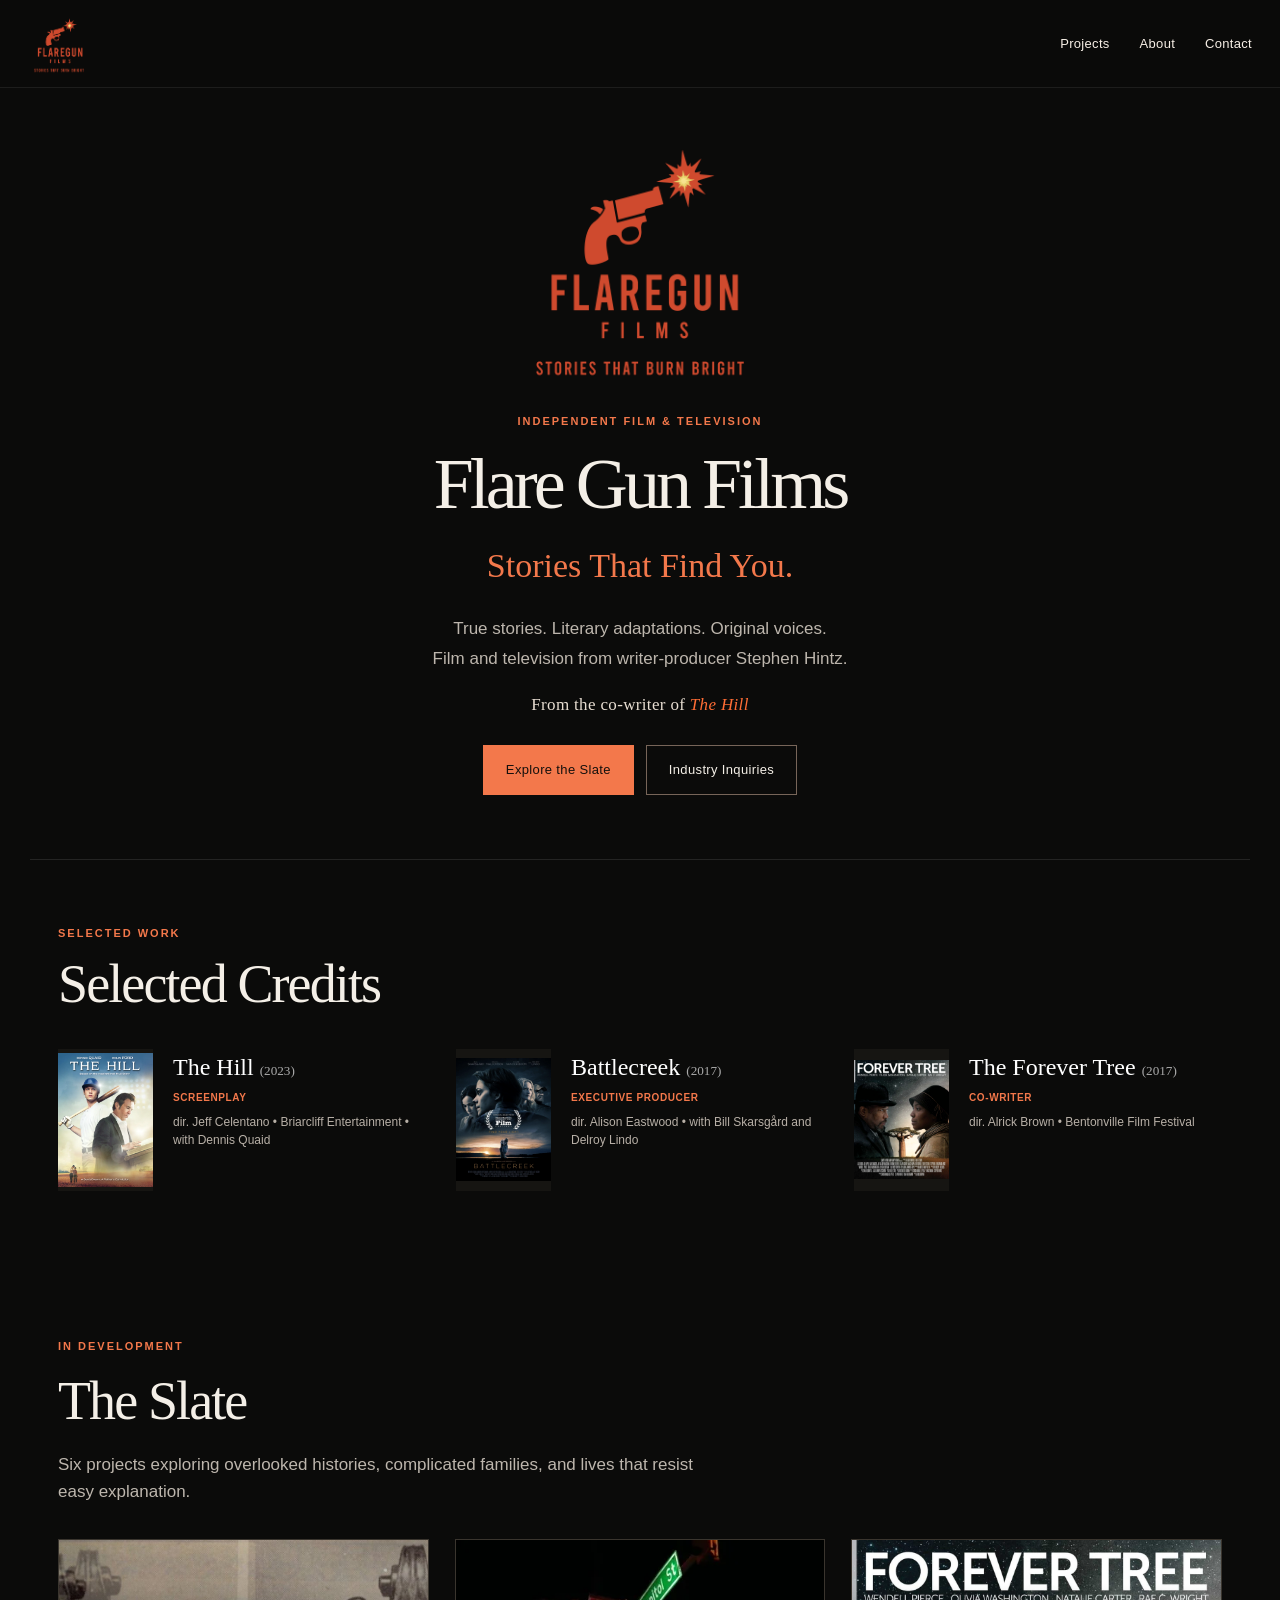
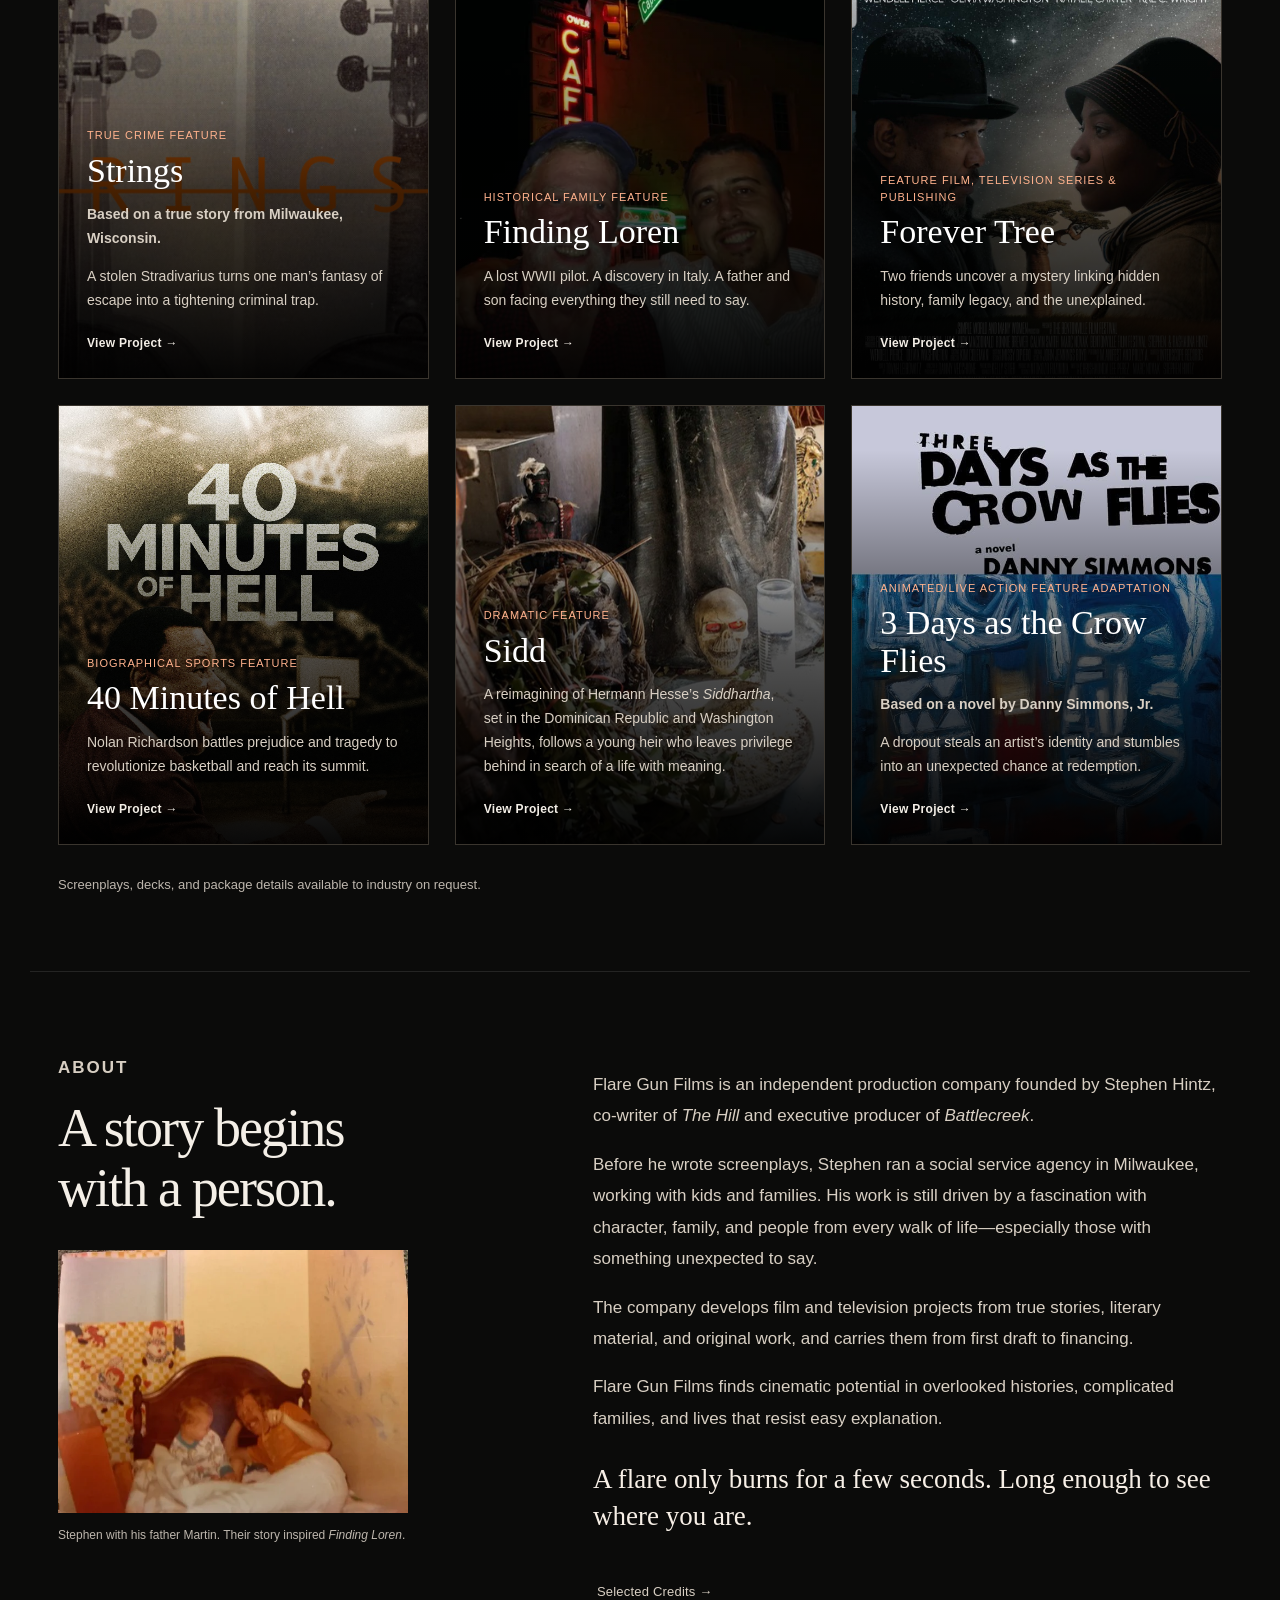
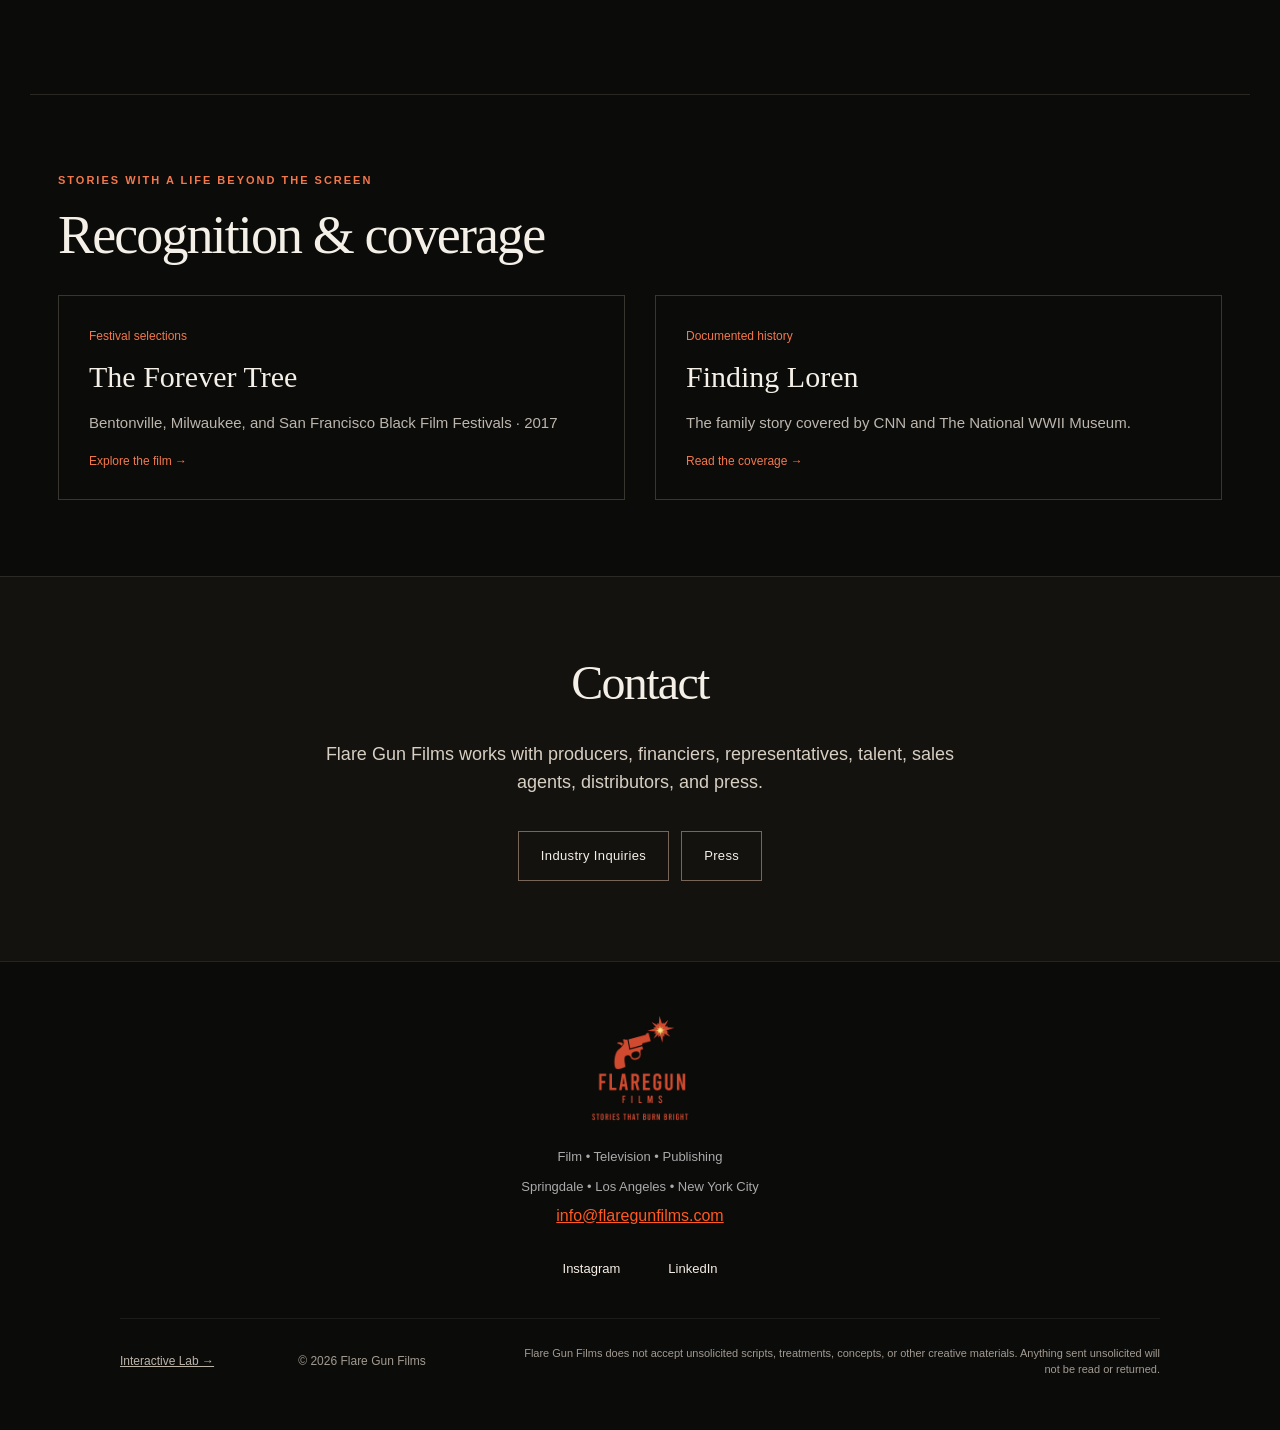
<file: index.html>
<!DOCTYPE html>
<html lang="en">
<head>
  <meta charset="UTF-8" />
  <meta name="viewport" content="width=device-width, initial-scale=1.0" />
  <meta name="description" content="Flare Gun Films is an independent production company developing film and television projects from true stories, literary material, and original work." />
  <meta name="flaregun-version" content="change-spec-2026-08-09" />
  <meta property="og:title" content="Flare Gun Films | Stories That Find You" />
  <meta property="og:description" content="Independent film, true stories, and literary adaptation from writer-producer Stephen Hintz." />
  <meta property="og:type" content="website" />
  <meta property="og:url" content="https://www.flaregunfilms.com/" />
  <meta property="og:image" content="https://www.flaregunfilms.com/assets/share/home.jpg" />
  <meta property="og:image:alt" content="Flare Gun Films" />
  <meta property="og:site_name" content="Flare Gun Films" />
  <meta name="twitter:card" content="summary_large_image" />
  <meta name="twitter:title" content="Flare Gun Films | Stories That Find You" />
  <meta name="twitter:description" content="Independent film, true stories, and literary adaptation from writer-producer Stephen Hintz." />
  <meta name="twitter:image" content="https://www.flaregunfilms.com/assets/share/home.jpg" />
  <link rel="canonical" href="https://www.flaregunfilms.com/" />
  <title>Flare Gun Films | Stories That Find You</title>
  <link rel="stylesheet" href="style.css?v=2026-10-23-professional" />
  <link rel="icon" type="image/png" href="assets/brand/favicon.png">
  <link rel="stylesheet" href="/polish.css?v=2026-10-23-logo">
</head>

<body class="home-page">
  <a class="skip-link" href="#main-content">Skip to content</a>
  <header class="nav">
    <a class="brand" href="/" aria-label="Flare Gun Films &mdash; home">
      <img width="1080" height="1080" src="assets/brand/flare-gun-films-logo.png" alt="" aria-hidden="true" />
    </a>

    <nav aria-label="Main navigation">
      <a href="#projects">Projects</a>
      <a href="#about">About</a>
      <a href="#contact">Contact</a>
    </nav>
  </header>

  <main id="main-content" tabindex="-1">
    <section class="hero editorial-hero company-hero" aria-labelledby="home-title">
      <div class="hero-inner">
        <img class="opening-logo" src="assets/brand/flare-gun-films-logo.png" width="1080" height="1080" alt="Flare Gun Films logo" fetchpriority="high">
        <p class="eyebrow">Independent film &amp; television</p>
        <h1 id="home-title">Flare Gun Films</h1>
        <p class="company-tagline">Stories That Find You.</p>
        <p class="hero-text">True stories. Literary adaptations. Original voices.<br>Film and television from writer-producer Stephen Hintz.</p>
        <p class="hero-credit">From the co-writer of <em>The Hill</em></p>
        <div class="hero-actions"><a class="button button-primary" href="#projects">Explore the Slate</a><a class="button" href="industry-inquiry.html">Industry Inquiries</a></div>
      </div>
    </section>

    <section id="selected-work" class="selected-work" aria-labelledby="selected-work-title">
      <div class="selected-work-heading">
        <p class="eyebrow">Selected Work</p>
        <h2 id="selected-work-title">Selected Credits</h2>
      </div>
      <div class="work-strip">
        <article class="work-title work-title-hill">
          <div class="work-art"><img width="2560" height="3616" src="assets/credits/the-hill-poster-full-1280.webp" srcset="assets/credits/the-hill-poster-full-640.webp 640w, assets/credits/the-hill-poster-full-1280.webp 1280w" sizes="(max-width: 760px) 92vw, 50vw" alt="The Hill film poster" loading="lazy"></div>
          <div class="work-caption"><h3>The Hill <span>(2023)</span></h3><p><strong>Screenplay</strong><small>dir. Jeff Celentano &bull; Briarcliff Entertainment &bull; with Dennis Quaid</small></p></div>
        </article>
        <article class="work-title">
          <div class="work-art"><img width="1000" height="1297" src="Battlecreek.jpg" alt="Battlecreek film artwork" loading="lazy"></div>
          <div class="work-caption"><h3>Battlecreek <span>(2017)</span></h3><p><strong>Executive Producer</strong><small>dir. Alison Eastwood &bull; with Bill Skarsg&aring;rd and Delroy Lindo</small></p></div>
        </article>
        <article class="work-title">
          <div class="work-art"><img width="1080" height="1350" src="assets/forever-tree/poster.jpg" alt="The Forever Tree artwork" loading="lazy"></div>
          <div class="work-caption"><h3>The Forever Tree <span>(2017)</span></h3><p><strong>Co-writer</strong><small>dir. Alrick Brown &bull; Bentonville Film Festival</small></p></div>
        </article>
      </div>
    </section>

    <section id="projects" class="section">
      <p class="eyebrow">In Development</p>
      <h2>The Slate</h2>
      <p class="section-note">
        Six projects exploring overlooked histories, complicated families, and lives that resist easy explanation.
      </p>

      <div class="grid">
        <a class="card-link" href="strings.html" aria-label="Strings — view project"><article class="card card-strings"><p>True Crime Feature</p><h3>Strings</h3><p class="card-hook"><strong>Based on a true story from Milwaukee, Wisconsin.</strong></p><p class="card-hook">A stolen Stradivarius turns one man&rsquo;s fantasy of escape into a tightening criminal trap.</p><span>View Project &rarr;</span></article></a>

        <a class="card-link" href="finding-loren.html" aria-label="Finding Loren — view project"><article class="card card-loren"><p>Historical Family Feature</p><h3>Finding Loren</h3><p class="card-hook">A lost WWII pilot. A discovery in Italy. A father and son facing everything they still need to say.</p><span>View Project &rarr;</span></article></a>

        <a class="card-link" href="forever-tree.html" aria-label="Forever Tree — view project"><article class="card card-forever"><p>Feature Film, Television Series &amp; Publishing</p><h3>Forever Tree</h3><p class="card-hook">Two friends uncover a mystery linking hidden history, family legacy, and the unexplained.</p><span>View Project &rarr;</span></article></a>

        <a class="card-link" href="40-minutes-of-hell.html" aria-label="40 Minutes of Hell — view project"><article class="card card-hell"><p>Biographical Sports Feature</p><h3>40 Minutes of Hell</h3><p class="card-hook">Nolan Richardson battles prejudice and tragedy to revolutionize basketball and reach its summit.</p><span>View Project &rarr;</span></article></a>

        <a class="card-link" href="sidd.html" aria-label="Sidd — view project"><article class="card card-sidd"><p>Dramatic Feature</p><h3>Sidd</h3><p class="card-hook">A reimagining of Hermann Hesse&rsquo;s <em>Siddhartha</em>, set in the Dominican Republic and Washington Heights, follows a young heir who leaves privilege behind in search of a life with meaning.</p><span>View Project &rarr;</span></article></a>

        <a class="card-link" href="3-days-as-the-crow-flies.html" aria-label="3 Days as the Crow Flies — view project"><article class="card card-crow"><p>Animated/Live Action Feature Adaptation</p><h3>3 Days as the Crow Flies</h3><p class="card-hook"><strong>Based on a novel by Danny Simmons, Jr.</strong></p><p class="card-hook">A dropout steals an artist&rsquo;s identity and stumbles into an unexpected chance at redemption.</p><span>View Project &rarr;</span></article></a>

      </div>
      <p class="slate-access">Screenplays, decks, and package details available to industry on request.</p>
    </section>

    <section id="about" class="split">
      <div>
        <p class="eyebrow">About</p>
        <h2>A story begins<br>with a person.</h2><figure class="founder-photo"><img width="640" height="480" src="assets/finding-loren/stephen-and-martin-640.webp" alt="Stephen Hintz and his father Martin" loading="lazy"><figcaption>Stephen with his father Martin. Their story inspired <em>Finding Loren</em>.</figcaption></figure>
      </div>
      <div>
        <p>
          Flare Gun Films is an independent production company founded by Stephen Hintz, co-writer of <em>The Hill</em> and executive producer of <em>Battlecreek</em>.
        </p>
        <p>
          Before he wrote screenplays, Stephen ran a social service agency in Milwaukee, working with kids and families. His work is still driven by a fascination with character, family, and people from every walk of life&mdash;especially those with something unexpected to say.
        </p>
        <p>
          The company develops film and television projects from true stories, literary material, and original work, and carries them from first draft to financing.
        </p>
        <p>
          Flare Gun Films finds cinematic potential in overlooked histories, complicated families, and lives that resist easy explanation.
        </p>
        <p class="about-flare">A flare only burns for a few seconds. Long enough to see where you are.</p>
        <a class="text-link about-link" href="#selected-work">Selected Credits &rarr;</a>
      </div>
    </section>



    <section class="section press-section" aria-labelledby="recognition-title"><p class="eyebrow">Stories with a life beyond the screen</p><h2 id="recognition-title">Recognition &amp; coverage</h2><div class="recognition-grid"><a href="forever-tree.html#festival-selections-title"><span>Festival selections</span><h3>The Forever Tree</h3><p>Bentonville, Milwaukee, and San Francisco Black Film Festivals &middot; 2017</p><span>Explore the film &rarr;</span></a><a href="finding-loren.html#coverage-heading"><span>Documented history</span><h3>Finding Loren</h3><p>The family story covered by CNN and The National WWII Museum.</p><span>Read the coverage &rarr;</span></a></div></section>
    <section id="contact" class="contact-panel">
      <h2>Contact</h2>
      <p>Flare Gun Films works with producers, financiers, representatives, talent, sales agents, distributors, and press.</p>
      <div class="contact-actions">
        <a class="button" href="industry-inquiry.html">Industry Inquiries</a>
        <a class="button" href="mailto:info@flaregunfilms.com?subject=Press%20Inquiry">Press</a>
      </div>
    </section>
  </main>

  <footer>
    <img width="1080" height="1080" src="assets/brand/flare-gun-films-logo.png" alt="" aria-hidden="true" />
    <p>Film &bull; Television &bull; Publishing</p>
    <p>Springdale &bull; Los Angeles &bull; New York City</p>
    <a href="mailto:info@flaregunfilms.com">info@flaregunfilms.com</a>
    <div class="social-links" aria-label="Flare Gun Films social media">
      <a href="https://www.instagram.com/flaregunfilms/" target="_blank" rel="noopener noreferrer">Instagram</a>
      <a href="https://www.linkedin.com/company/flaregun-films" target="_blank" rel="noopener noreferrer">LinkedIn</a>

    </div>
    <div class="footer-legal">
      <a class="lab-link" href="movie-mogul.html">Interactive Lab &rarr;</a><p class="copyright">&copy; 2026 Flare Gun Films</p>
      <p class="submission-note">Flare Gun Films does not accept unsolicited scripts, treatments, concepts, or other creative materials. Anything sent unsolicited will not be read or returned.</p>
    </div>
  </footer>
</body>
</html>
</file>
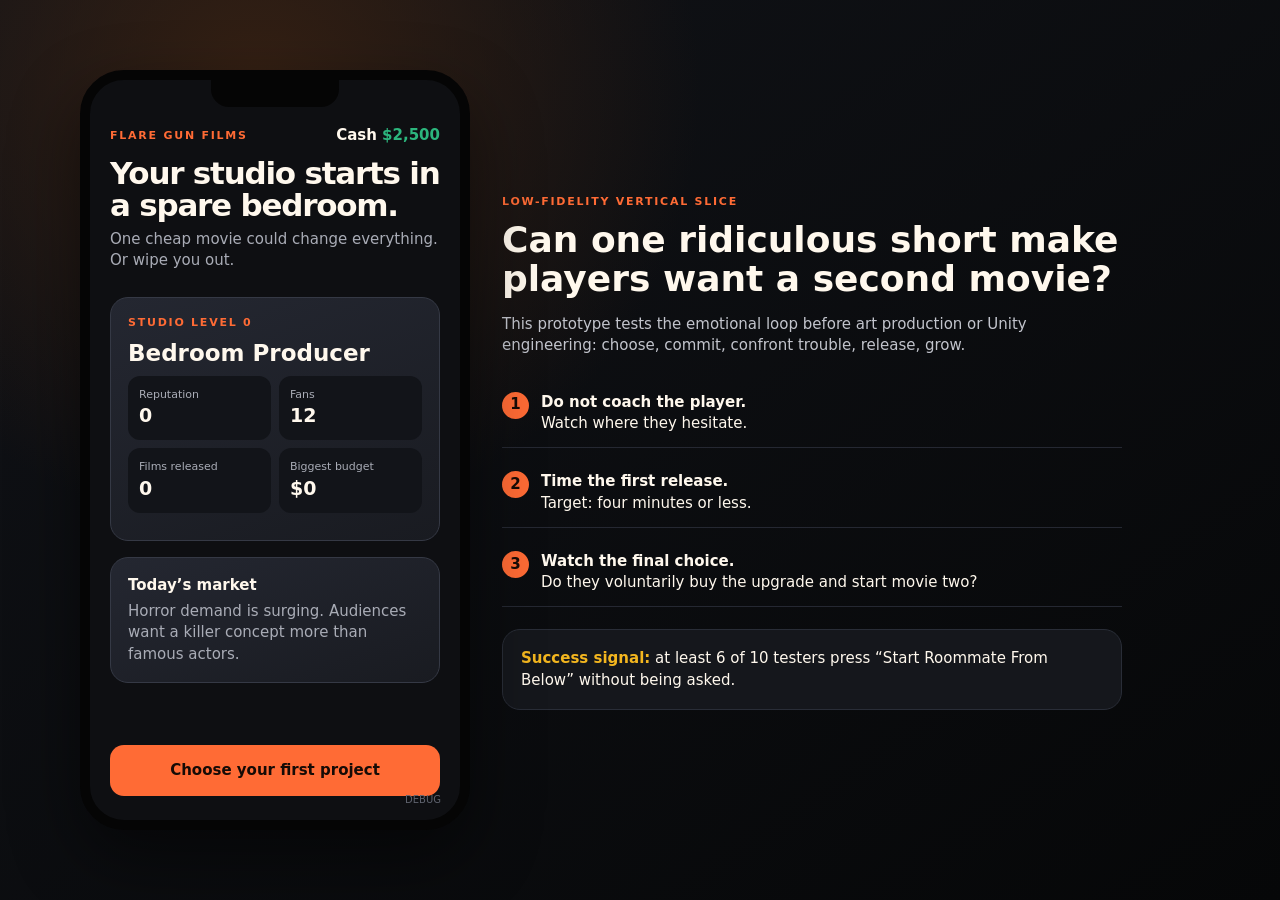
<file: movie-mogul-test/index.html>
<!doctype html>
<html lang="en">
<head>
  <meta charset="utf-8">
  <meta name="viewport" content="width=device-width,initial-scale=1,viewport-fit=cover">
  <title>Flare Gun: Movie Mogul — Clickable Prototype</title>
  <style>
    :root{color-scheme:dark;--bg:#0e0f12;--panel:#191b21;--panel2:#242731;--ink:#fff8ed;--muted:#a9acb6;--orange:#ff6b35;--gold:#f3b61f;--green:#2cb67d;--red:#df4b58;--line:#353945;--shadow:0 28px 70px rgba(0,0,0,.48)}
    *{box-sizing:border-box}body{margin:0;min-height:100vh;background:radial-gradient(circle at 20% 10%,#352013 0,transparent 34%),linear-gradient(145deg,#111318,#060708);color:var(--ink);font:15px/1.42 Inter,ui-sans-serif,system-ui,-apple-system,BlinkMacSystemFont,"Segoe UI",sans-serif;display:grid;place-items:center;padding:24px}
    button{font:inherit}.stage{width:min(1120px,100%);display:grid;grid-template-columns:minmax(300px,390px) 1fr;gap:32px;align-items:center}.phone{width:100%;min-height:760px;background:var(--bg);border:10px solid #050505;border-radius:44px;box-shadow:var(--shadow);overflow:hidden;position:relative}.notch{height:27px;width:128px;background:#050505;border-radius:0 0 18px 18px;position:absolute;top:0;left:50%;transform:translateX(-50%);z-index:5}.screen{display:none;min-height:740px;padding:45px 20px 24px;flex-direction:column}.screen.active{display:flex}.eyebrow{font-size:11px;letter-spacing:.16em;text-transform:uppercase;color:var(--orange);font-weight:800}.topline{display:flex;justify-content:space-between;align-items:center;gap:12px}.cash{font-variant-numeric:tabular-nums;font-weight:800}.cash span{color:var(--green)}h1{font-size:31px;line-height:1.02;margin:12px 0 7px;letter-spacing:-.04em}h2{font-size:23px;line-height:1.08;margin:10px 0}.sub{color:var(--muted);margin:0 0 18px}.card{background:linear-gradient(160deg,var(--panel2),var(--panel));border:1px solid var(--line);border-radius:18px;padding:17px;margin:8px 0}.card.selected{border-color:var(--orange);box-shadow:0 0 0 1px var(--orange) inset}.poster{height:194px;border-radius:14px;background:linear-gradient(150deg,rgba(255,107,53,.2),rgba(0,0,0,.78)),repeating-linear-gradient(135deg,#27211e 0 12px,#161719 12px 24px);display:flex;align-items:flex-end;padding:18px;margin-bottom:14px}.poster strong{font-size:28px;line-height:.9;text-transform:uppercase;width:190px}.tag{display:inline-flex;border:1px solid var(--line);border-radius:999px;padding:4px 8px;font-size:11px;color:var(--muted);margin:3px 4px 3px 0}.statgrid{display:grid;grid-template-columns:repeat(2,1fr);gap:8px;margin:10px 0}.stat{background:#121419;border-radius:12px;padding:11px}.stat small{display:block;color:var(--muted);font-size:11px}.stat b{font-size:19px}.choice{width:100%;text-align:left;background:var(--panel);color:var(--ink);border:1px solid var(--line);border-radius:15px;padding:14px;margin:6px 0;cursor:pointer}.choice:hover,.choice:focus-visible,.choice.on{border-color:var(--orange);background:#2a211e;outline:none}.choice strong{display:block}.choice small{color:var(--muted)}.button{width:100%;border:0;border-radius:14px;padding:15px 16px;background:var(--orange);color:#160b06;font-weight:900;cursor:pointer;margin-top:auto}.button:disabled{opacity:.35;cursor:not-allowed}.button.secondary{background:transparent;color:var(--ink);border:1px solid var(--line);margin-top:9px}.progress{display:flex;gap:5px;margin:14px 0 18px}.progress i{height:4px;background:#333743;flex:1;border-radius:99px}.progress i.done{background:var(--orange)}.event{border-left:4px solid var(--gold)}.results{display:grid;grid-template-columns:1fr 1fr;gap:8px}.result{padding:14px;background:var(--panel);border-radius:14px}.result.big{grid-column:1/-1;background:linear-gradient(135deg,#213a30,#14231d)}.result span{display:block;color:var(--muted);font-size:11px}.result b{font-size:22px}.quote{font-style:italic;color:#e8dfd2;border-left:2px solid var(--orange);padding-left:10px}.upgrade{display:flex;gap:12px;align-items:center}.upgrade .level{width:48px;height:48px;border-radius:12px;background:#131519;display:grid;place-items:center;color:var(--gold);font-weight:900}.locked{opacity:.58}.side{max-width:620px}.side h2{font-size:36px}.side p{color:#c2c4cc}.steps{display:grid;gap:10px;margin:22px 0}.step{display:flex;gap:12px;align-items:flex-start;padding:13px 0;border-bottom:1px solid #252832}.step b{width:27px;height:27px;border-radius:50%;background:var(--orange);color:#170b06;display:grid;place-items:center;flex:0 0 auto}.test-note{background:#15171c;border:1px solid #292d37;border-radius:18px;padding:18px}.test-note strong{color:var(--gold)}.debug{position:absolute;right:12px;top:34px;background:#000b;border:1px solid #444;border-radius:10px;padding:7px 9px;font:11px/1.35 ui-monospace,SFMono-Regular,monospace;color:#b5ffcf;z-index:4;display:none}.debug.on{display:block}.debug-toggle{position:absolute;right:13px;bottom:12px;border:0;background:transparent;color:#5e626d;font-size:10px;cursor:pointer;z-index:5}.toast{position:absolute;left:20px;right:20px;bottom:74px;background:#f8efe1;color:#21160f;padding:11px;border-radius:12px;text-align:center;font-weight:800;transform:translateY(18px);opacity:0;pointer-events:none;transition:.2s}.toast.show{opacity:1;transform:none}@media(max-width:800px){body{padding:0;background:#060708}.stage{display:block;width:100%}.phone{border:0;border-radius:0;min-height:100vh}.screen{min-height:100vh}.side{display:none}}@media(prefers-reduced-motion:reduce){*{transition:none!important}}
  </style>
</head>
<body>
  <main class="stage">
    <section class="phone" aria-label="Movie Mogul mobile prototype">
      <div class="notch" aria-hidden="true"></div>
      <div id="debug" class="debug"></div>
      <button class="debug-toggle" id="debugToggle" aria-label="Toggle debug information">DEBUG</button>
      <div id="toast" class="toast" role="status"></div>

      <section class="screen active" data-screen="studio">
        <div class="topline"><span class="eyebrow">Flare Gun Films</span><span class="cash">Cash <span>$2,500</span></span></div>
        <h1>Your studio starts in a spare bedroom.</h1>
        <p class="sub">One cheap movie could change everything. Or wipe you out.</p>
        <div class="card">
          <div class="eyebrow">Studio level 0</div>
          <h2>Bedroom Producer</h2>
          <div class="statgrid"><div class="stat"><small>Reputation</small><b>0</b></div><div class="stat"><small>Fans</small><b>12</b></div><div class="stat"><small>Films released</small><b>0</b></div><div class="stat"><small>Biggest budget</small><b>$0</b></div></div>
        </div>
        <div class="card"><strong>Today’s market</strong><p class="sub" style="margin:5px 0 0">Horror demand is surging. Audiences want a killer concept more than famous actors.</p></div>
        <button class="button" data-go="project">Choose your first project</button>
      </section>

      <section class="screen" data-screen="project">
        <div class="topline"><span class="eyebrow">Project shelf</span><span class="cash">Cash <span>$2,500</span></span></div>
        <div class="progress"><i class="done"></i><i></i><i></i><i></i></div>
        <h1>Pick the movie.</h1><p class="sub">At the beginning, survival is the strategy.</p>
        <button class="choice selected" data-project="toaster" aria-pressed="true">
          <div class="poster"><strong>The Possessed Toaster</strong></div>
          <span class="tag">Horror short</span><span class="tag">$2,000 budget</span><span class="tag">High demand</span>
          <p>A cursed appliance torments a broke college student during breakfast.</p>
          <small>Upside: festival attention + viral concept<br>Risk: one location, one joke, no stars</small>
        </button>
        <button class="button" data-go="casting">Greenlight for $2,000</button>
      </section>

      <section class="screen" data-screen="casting">
        <div class="topline"><span class="eyebrow">Build the team</span><span class="cash">Committed <span>$2,000</span></span></div>
        <div class="progress"><i class="done"></i><i class="done"></i><i></i><i></i></div>
        <h1>Cheap. Hungry. Right for the movie.</h1><p class="sub">The prototype uses a fixed first team so testers can focus on the core loop.</p>
        <div class="card selected"><span class="tag">Director</span><h2>Ava Mercer</h2><p><strong>Efficient:</strong> controls cost, but caps maximum quality.</p><small class="sub">Best fit: any low-budget production</small></div>
        <div class="card selected"><span class="tag">Lead</span><h2>Nia Reyes</h2><p><strong>Breakout:</strong> +15 buzz on a low-budget film.</p></div>
        <div class="card selected"><span class="tag">Supporting</span><h2>June Bell</h2><p><strong>No Ego:</strong> improves chemistry and keeps costs down.</p></div>
        <button class="button" data-go="production">Start shooting</button>
      </section>

      <section class="screen" data-screen="production">
        <div class="topline"><span class="eyebrow">Production — day 3</span><span class="cash">Reserve <span>$500</span></span></div>
        <div class="progress"><i class="done"></i><i class="done"></i><i class="done"></i><i></i></div>
        <h1>A storm floods the exterior set.</h1>
        <div class="card event"><span class="eyebrow" style="color:var(--gold)">Production event</span><h2>Rain Delay</h2><p>You are losing daylight. The crew can stay late, but it will consume most of your reserve.</p></div>
        <button class="choice event-choice" data-event="protect" aria-pressed="false"><strong>Pay overtime — $300</strong><small>Quality +8 · safer reviews · less cash</small></button>
        <button class="choice event-choice" data-event="push" aria-pressed="false"><strong>Push through the storm — $0</strong><small>Quality −10 · protect cash · risk the release</small></button>
        <button id="releaseButton" class="button" disabled>Finish and release</button>
      </section>

      <section class="screen" data-screen="release">
        <div class="topline"><span class="eyebrow">Opening night</span><span class="cash">Cash <span id="closingCash">$7,748</span></span></div>
        <div class="progress"><i class="done"></i><i class="done"></i><i class="done"></i><i class="done"></i></div>
        <h1>The toaster caught fire.</h1><p class="sub" id="releaseLine">In a good way. Horror fans are sharing the final kill everywhere.</p>
        <div class="results">
          <div class="result"><span>Critics</span><b id="critics">67</b></div><div class="result"><span>Audience</span><b id="audience">70</b></div>
          <div class="result big"><span>Gross revenue</span><b id="gross">$10,783</b></div>
          <div class="result"><span>Cash profit</span><b id="profit">+$5,248</b></div><div class="result"><span>New fans</span><b id="fans">+690</b></div>
        </div>
        <p class="quote" id="quote">“Against all reason, this ridiculous little movie works.”</p>
        <div class="card upgrade"><div class="level">L1</div><div><strong>Editing Bay</strong><br><small class="sub">$750 · +5 postproduction quality</small></div></div>
        <button id="upgradeButton" class="button">Buy upgrade — $750</button>
        <button id="nextFilmButton" class="button secondary" style="display:none">Start Roommate From Below — $4,500</button>
        <button id="resetButton" class="button secondary">Reset prototype</button>
      </section>
    </section>

    <aside class="side">
      <span class="eyebrow">Low-fidelity vertical slice</span><h2>Can one ridiculous short make players want a second movie?</h2>
      <p>This prototype tests the emotional loop before art production or Unity engineering: choose, commit, confront trouble, release, grow.</p>
      <div class="steps"><div class="step"><b>1</b><span><strong>Do not coach the player.</strong><br>Watch where they hesitate.</span></div><div class="step"><b>2</b><span><strong>Time the first release.</strong><br>Target: four minutes or less.</span></div><div class="step"><b>3</b><span><strong>Watch the final choice.</strong><br>Do they voluntarily buy the upgrade and start movie two?</span></div></div>
      <div class="test-note"><strong>Success signal:</strong> at least 6 of 10 testers press “Start Roommate From Below” without being asked.</div>
    </aside>
  </main>
  <script>
    const state={screen:'studio',event:null,cash:2500,upgraded:false};
    const screens=[...document.querySelectorAll('.screen')];
    const debug=document.getElementById('debug'),toast=document.getElementById('toast');
    function money(n){return new Intl.NumberFormat('en-US',{style:'currency',currency:'USD',maximumFractionDigits:0}).format(n)}
    function go(name){state.screen=name;screens.forEach(x=>x.classList.toggle('active',x.dataset.screen===name));updateDebug();window.scrollTo(0,0)}
    function updateDebug(){debug.textContent=`screen: ${state.screen}\nevent: ${state.event||'none'}\ncash: ${state.cash}\nupgrade: ${state.upgraded}`}
    function flash(msg){toast.textContent=msg;toast.classList.add('show');setTimeout(()=>toast.classList.remove('show'),1500)}
    document.querySelectorAll('[data-go]').forEach(b=>b.addEventListener('click',()=>go(b.dataset.go)));
    document.querySelectorAll('.event-choice').forEach(b=>b.addEventListener('click',()=>{state.event=b.dataset.event;document.querySelectorAll('.event-choice').forEach(x=>{const on=x===b;x.classList.toggle('on',on);x.setAttribute('aria-pressed',on)});document.getElementById('releaseButton').disabled=false;updateDebug()}));
    document.getElementById('releaseButton').addEventListener('click',()=>{
      const protect=state.event==='protect',quality=protect?63:45,critics=quality+(protect?4:2),audience=Math.round(quality*.6+85*.25+50*.15),gross=Math.round(2000*(.35+quality/100*1.25+.85*.75+.5*.5)*2.5),eventCost=protect?300:0,proceeds=Math.round(gross*.7),profit=proceeds-2000-eventCost;state.cash=2500+profit;
      document.getElementById('critics').textContent=critics;document.getElementById('audience').textContent=audience;document.getElementById('gross').textContent=money(gross);document.getElementById('profit').textContent=(profit>=0?'+':'')+money(profit);document.getElementById('closingCash').textContent=money(state.cash);document.getElementById('fans').textContent=protect?'+690':'+420';document.getElementById('releaseLine').textContent=protect?'In a good way. Horror fans are sharing the final kill everywhere.':'It is messy, cheap and strangely shareable. You survived—but reviewers noticed the storm.';document.getElementById('quote').textContent=protect?'“Against all reason, this ridiculous little movie works.”':'“The concept is better than the execution, but you have to admire the nerve.”';go('release')
    });
    document.getElementById('upgradeButton').addEventListener('click',e=>{if(state.upgraded)return;if(state.cash<750){flash('Not enough cash');return}state.cash-=750;state.upgraded=true;e.currentTarget.textContent='Editing Bay installed';e.currentTarget.disabled=true;document.getElementById('closingCash').textContent=money(state.cash);document.getElementById('nextFilmButton').style.display='block';flash('Postproduction quality +5');updateDebug()});
    document.getElementById('nextFilmButton').addEventListener('click',()=>flash('Prototype complete: film two selected!'));
    document.getElementById('resetButton').addEventListener('click',()=>location.reload());
    document.getElementById('debugToggle').addEventListener('click',()=>debug.classList.toggle('on'));
    updateDebug();
  </script>
</body>
</html>
</file>
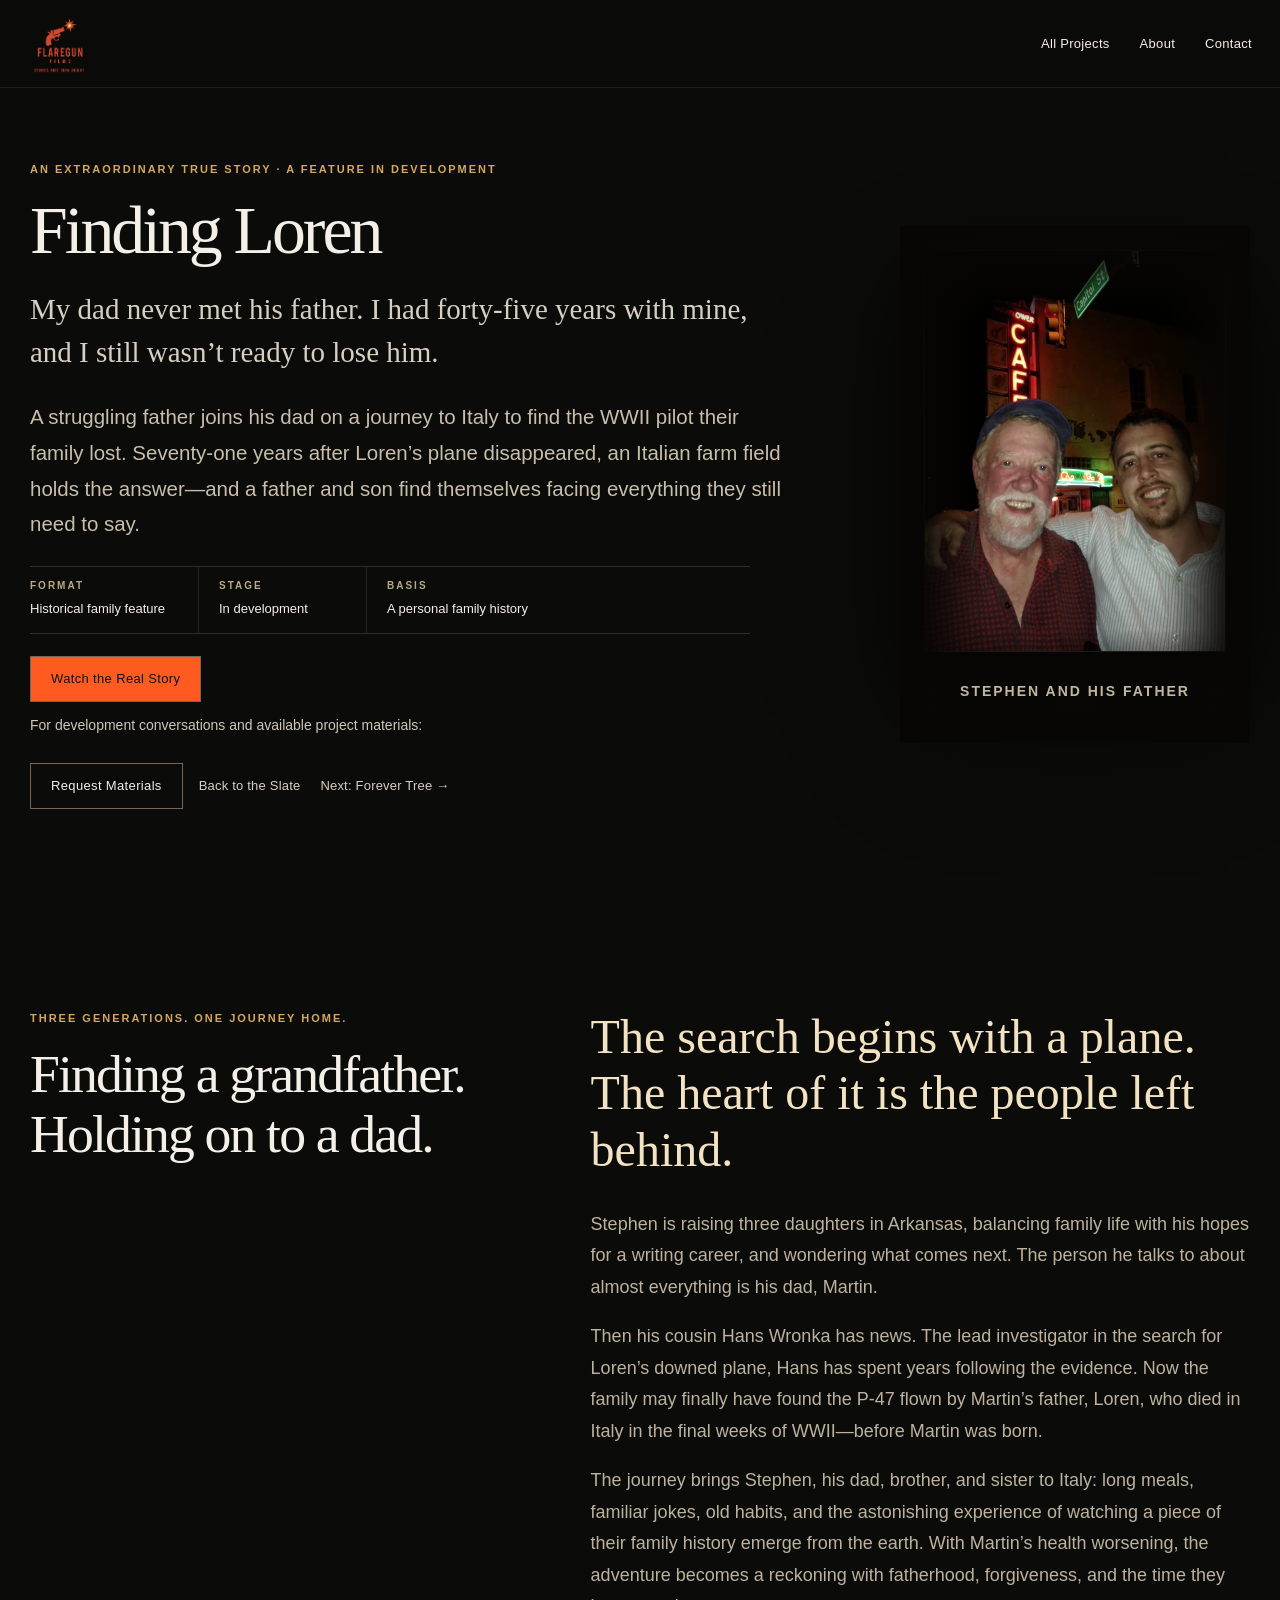
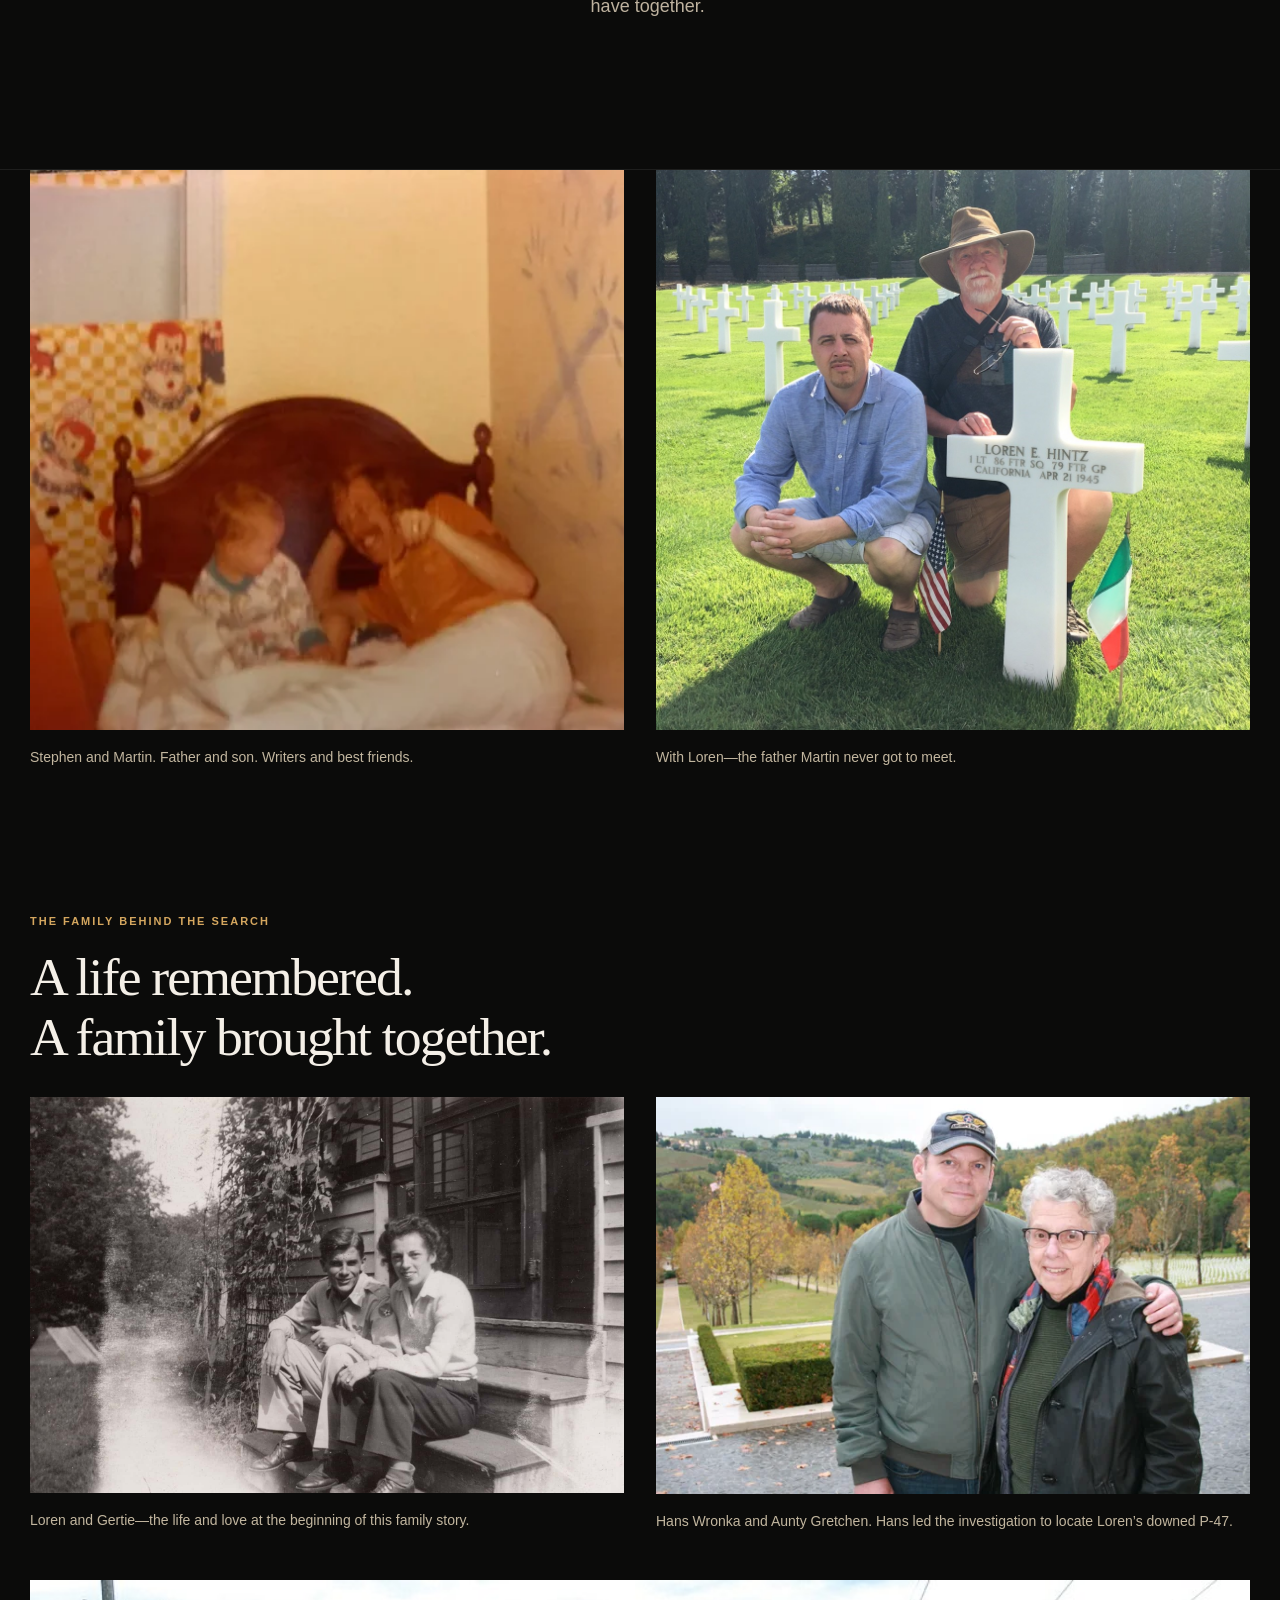
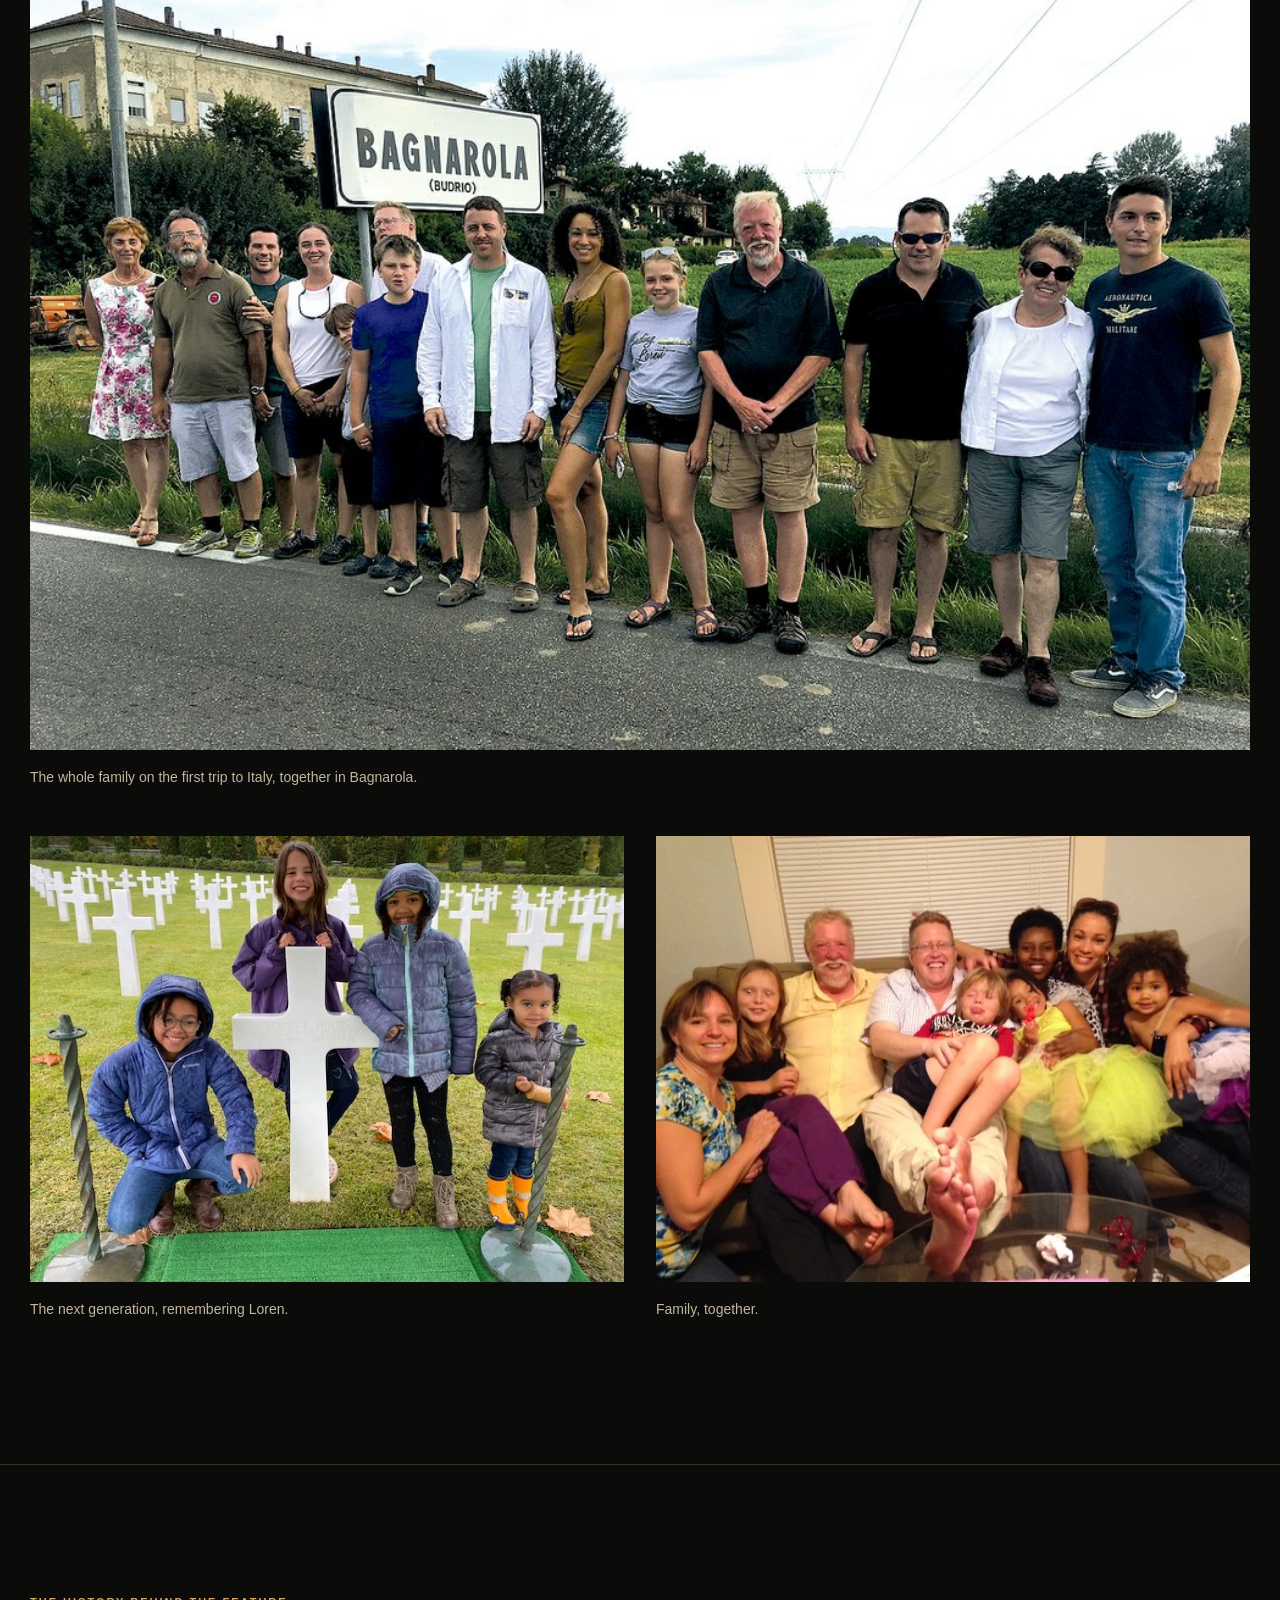
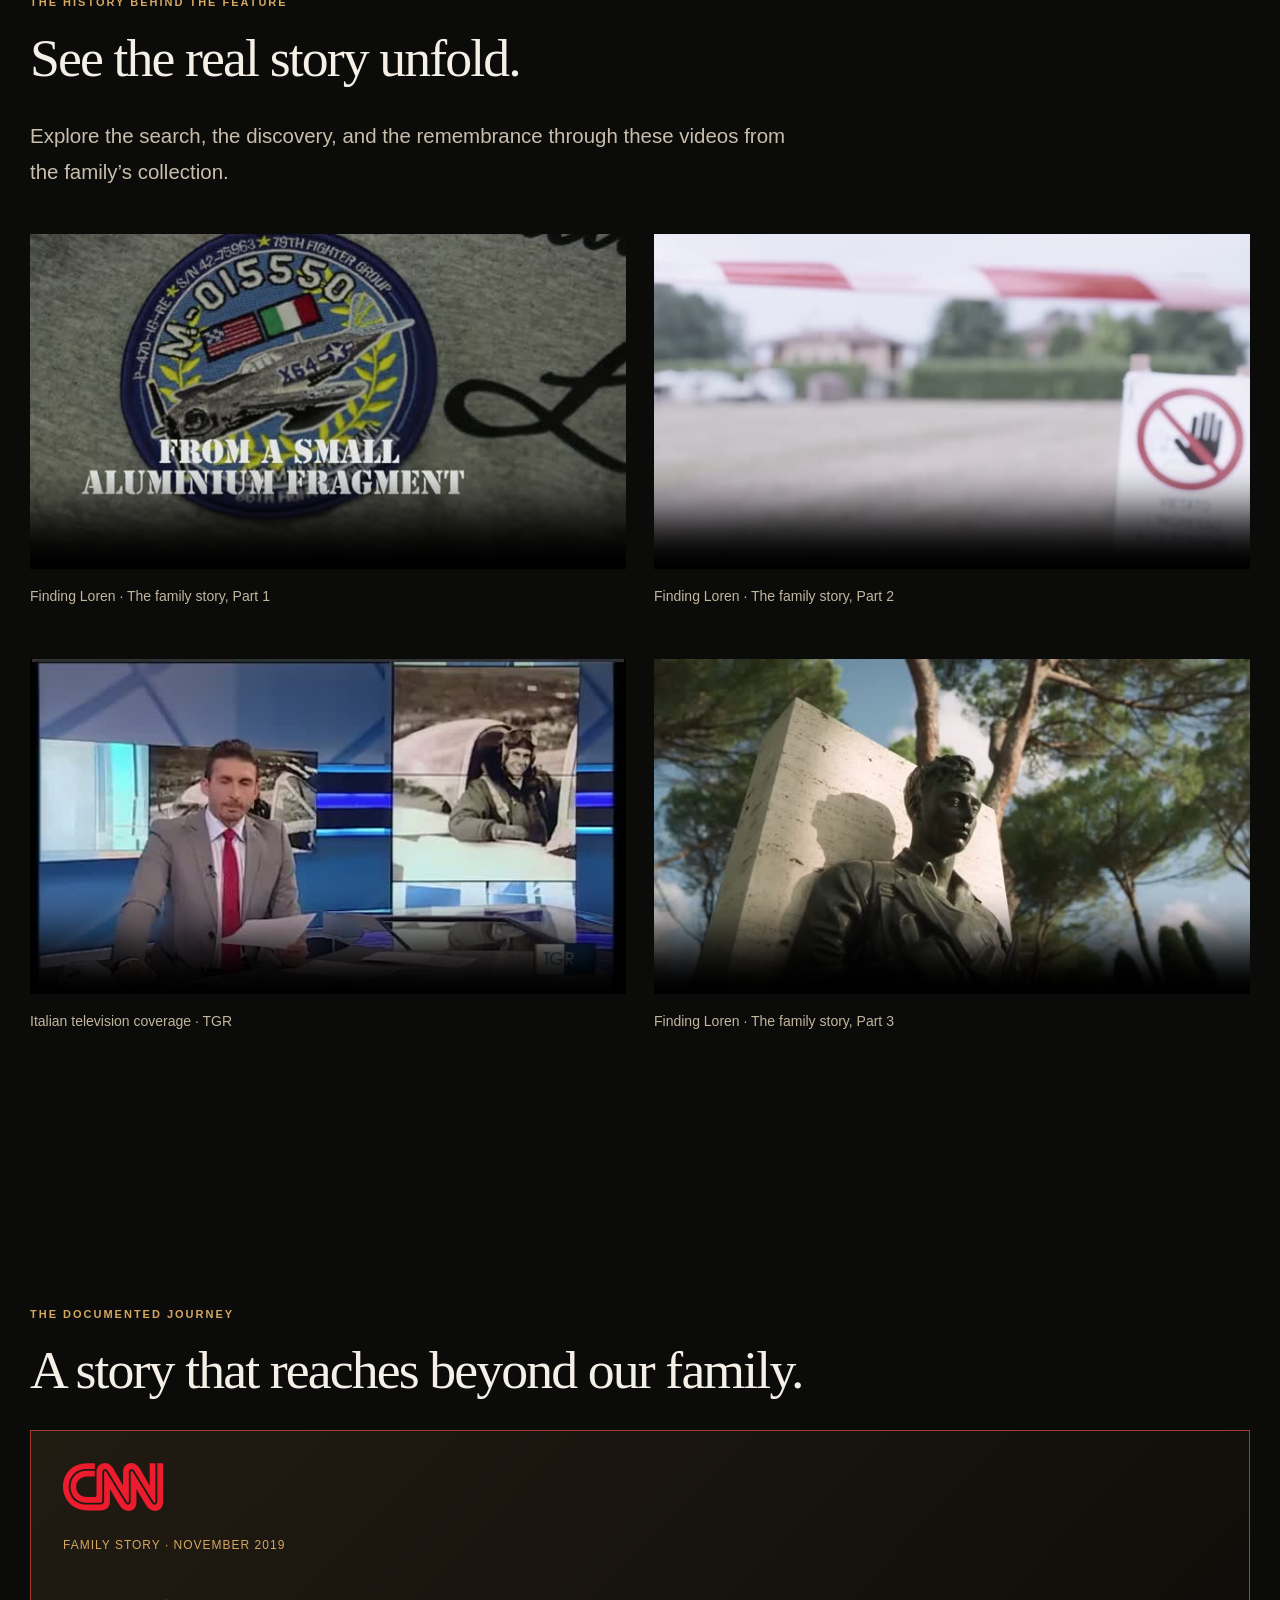
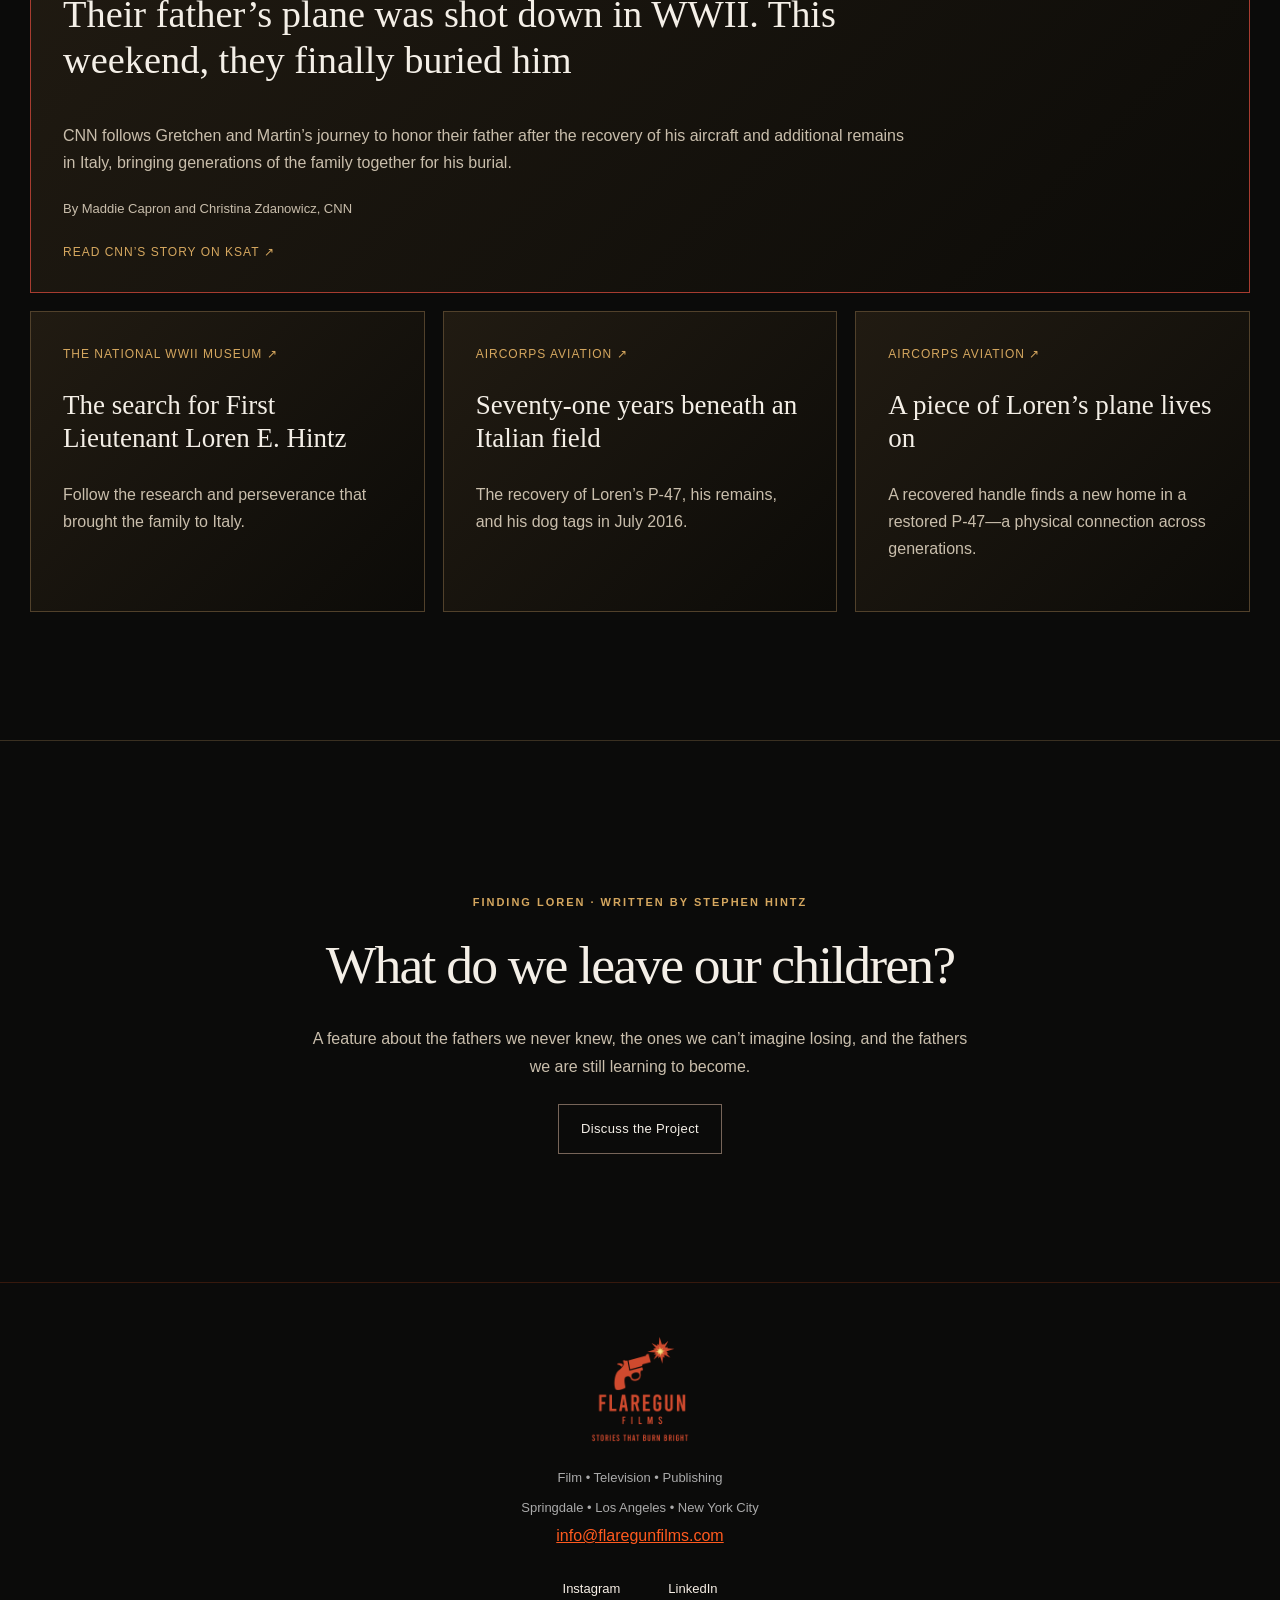
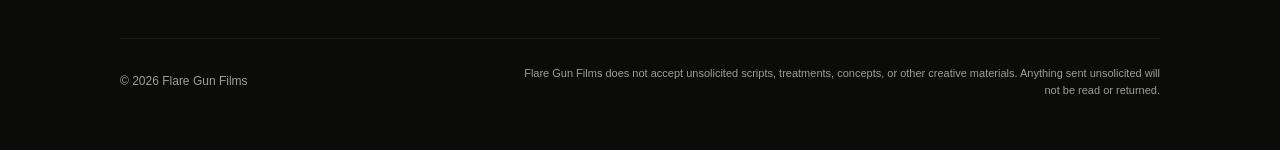
<file: finding-loren.html>
<!DOCTYPE html>
<html lang="en">
<head>
  <meta charset="UTF-8">
  <meta name="viewport" content="width=device-width, initial-scale=1">
  <meta name="description" content="A father and son search for their family's missing WWII pilot and discover the quiet heroism in the life they built together.">
  <link rel="canonical" href="https://www.flaregunfilms.com/finding-loren.html">
  <meta property="og:type" content="website">
  <meta property="og:site_name" content="Flare Gun Films">
  <meta property="og:url" content="https://www.flaregunfilms.com/finding-loren.html">
  <meta property="og:title" content="Finding Loren | Flare Gun Films">
  <meta property="og:description" content="A father and son search for their family's missing WWII pilot and discover the quiet heroism in the life they built together.">
  <meta property="og:image" content="https://www.flaregunfilms.com/assets/finding-loren/stephen-and-dad.jpg">
  <meta name="twitter:card" content="summary_large_image">
  <meta name="twitter:title" content="Finding Loren | Flare Gun Films">
  <meta name="twitter:description" content="A father and son search for their family's missing WWII pilot and discover the quiet heroism in the life they built together.">
  <meta name="twitter:image" content="https://www.flaregunfilms.com/assets/finding-loren/stephen-and-dad.jpg">
  <title>Finding Loren | Flare Gun Films</title>
  <link rel="stylesheet" href="style.css?v=2026-10-23-professional">
  <link rel="icon" type="image/png" href="assets/brand/favicon.png">
  <link rel="stylesheet" href="/polish.css?v=2026-10-23-logo">
</head>
<body class="project-page teaser-page loren-page">
  <a class="skip-link" href="#main-content">Skip to content</a>
  <header class="nav">
    <a class="brand" href="/" aria-label="Flare Gun Films &mdash; home"><img width="1080" height="1080" src="assets/brand/flare-gun-films-logo.png" alt="" aria-hidden="true"></a>
    <nav aria-label="Main navigation">
      <a href="/#projects">All Projects</a>
      <a href="/#about">About</a>
      <a href="#contact">Contact</a>
    </nav>
  </header>

  <main id="main-content" tabindex="-1">
  <div class="teaser-shell clean-project-hero">
    <section class="teaser-copy">
      <p class="eyebrow">An extraordinary true story · A feature in development</p>
      <h1>Finding Loren</h1>
      <p class="lead">My dad never met his father. I had forty-five years with mine, and I still wasn&rsquo;t ready to lose him.</p>
      <p class="loren-intro">A struggling father joins his dad on a journey to Italy to find the WWII pilot their family lost. Seventy-one years after Loren&rsquo;s plane disappeared, an Italian farm field holds the answer&mdash;and a father and son find themselves facing everything they still need to say.</p>
      <dl class="teaser-facts"><div><dt>Format</dt><dd>Historical family feature</dd></div><div><dt>Stage</dt><dd>In development</dd></div><div><dt>Basis</dt><dd>A personal family history</dd></div></dl>
      <div class="teaser-access">
        <a class="button loren-button" href="#films">Watch the Real Story</a>
        <p>For development conversations and available project materials:</p>
        <a class="button loren-button" href="industry-inquiry.html?project=Finding%20Loren">Request Materials</a>
        <a class="text-link" href="/#projects">Back to the Slate</a>
        <a class="text-link" href="/forever-tree.html">Next: Forever Tree &rarr;</a>
      </div>
    </section>
    <aside class="teaser-art teaser-art-poster">
      <figure class="loren-family-photo">
        <img width="640" height="480" src="assets/finding-loren/stephen-and-dad-1280.webp" srcset="assets/finding-loren/stephen-and-dad-640.webp 480w, assets/finding-loren/stephen-and-dad-1280.webp 480w" sizes="(max-width: 760px) 92vw, 50vw" alt="Stephen Hintz with his father, smiling together outside the Owl Cafe">
        <figcaption>Stephen and his father</figcaption>
      </figure>
    </aside>
  </div>

  <section class="loren-section loren-story" aria-labelledby="story-heading">
    <div><p class="eyebrow">Three generations. One journey home.</p><h2 id="story-heading">Finding a grandfather.<br>Holding on to a dad.</h2></div>
    <div>
      <p class="lead">The search begins with a plane. The heart of it is the people left behind.</p>
      <p>Stephen is raising three daughters in Arkansas, balancing family life with his hopes for a writing career, and wondering what comes next. The person he talks to about almost everything is his dad, Martin.</p>
      <p>Then his cousin Hans Wronka has news. The lead investigator in the search for Loren&rsquo;s downed plane, Hans has spent years following the evidence. Now the family may finally have found the P-47 flown by Martin&rsquo;s father, Loren, who died in Italy in the final weeks of WWII&mdash;before Martin was born.</p>
      <p>The journey brings Stephen, his dad, brother, and sister to Italy: long meals, familiar jokes, old habits, and the astonishing experience of watching a piece of their family history emerge from the earth. With Martin&rsquo;s health worsening, the adventure becomes a reckoning with fatherhood, forgiveness, and the time they have together.</p>
    </div>
  </section>

  <section class="loren-section loren-family-grid" aria-label="Family photographs">
    <figure><img width="800" height="600" src="assets/finding-loren/stephen-and-martin-1280.webp" srcset="assets/finding-loren/stephen-and-martin-640.webp 640w, assets/finding-loren/stephen-and-martin-1280.webp 800w" sizes="(max-width: 760px) 92vw, 50vw" alt="Stephen and his father Martin together in a room" loading="lazy"><figcaption>Stephen and Martin. Father and son. Writers and best friends.</figcaption></figure>
    <figure><img width="1200" height="1600" src="assets/finding-loren/at-lorens-grave.jpg" alt="Stephen and Martin beside Loren E. Hintz's grave, with American and Italian flags" loading="lazy"><figcaption>With Loren&mdash;the father Martin never got to meet.</figcaption></figure>
  </section>

  <section class="loren-section loren-family-history" aria-labelledby="family-heading">
    <p class="eyebrow">The family behind the search</p>
    <h2 id="family-heading">A life remembered.<br>A family brought together.</h2>
    <div class="loren-history-grid">
      <figure><img src="assets/finding-loren/loren-and-gertie.jpg" alt="An archival black-and-white photograph of Loren in uniform and Gertie sitting together on porch steps" loading="lazy" width="1800" height="1200"><figcaption>Loren and Gertie&mdash;the life and love at the beginning of this family story.</figcaption></figure>
      <figure><img src="assets/finding-loren/hans-and-gretchen-1280.webp" srcset="assets/finding-loren/hans-and-gretchen-640.webp 640w, assets/finding-loren/hans-and-gretchen-1280.webp 1280w" sizes="(max-width: 760px) 92vw, 50vw" alt="Hans and Aunty Gretchen standing together overlooking a cemetery in Italy" loading="lazy" width="3888" height="2592"><figcaption>Hans Wronka and Aunty Gretchen. Hans led the investigation to locate Loren&rsquo;s downed P-47.</figcaption></figure>
      <figure class="loren-family-panorama"><img src="assets/finding-loren/family-first-trip.jpg" alt="The family gathered beside the Bagnarola town sign during their first trip to Italy" loading="lazy" width="1000" height="631"><figcaption>The whole family on the first trip to Italy, together in Bagnarola.</figcaption></figure>
      <figure id="family-memories"><img src="assets/finding-loren/children-at-lorens-grave.webp" alt="Four children gathered around Loren E. Hintz’s white grave marker in a military cemetery" loading="lazy" width="640" height="480"><figcaption>The next generation, remembering Loren.</figcaption></figure>
      <figure><img src="assets/finding-loren/family-together.webp" alt="Adults and children sitting close together on a couch for a family photograph" loading="lazy" width="640" height="480"><figcaption>Family, together.</figcaption></figure>
    </div>
  </section>

  <section id="films" class="loren-section loren-films" aria-labelledby="films-heading">
    <p class="eyebrow">The history behind the feature</p>
    <h2 id="films-heading">See the real story unfold.</h2>
    <p class="loren-intro">Explore the search, the discovery, and the remembrance through these videos from the family&rsquo;s collection.</p>
    <div class="loren-video-grid">
      <figure><video controls playsinline preload="none" poster="assets/finding-loren/film-1.jpg" aria-label="Finding Loren: the family story, part one"><source src="assets/finding-loren/family-film-1.mp4" type="video/mp4"></video><figcaption>Finding Loren · The family story, Part 1</figcaption></figure>
      <figure><video controls playsinline preload="none" poster="assets/finding-loren/film-2.jpg" aria-label="Finding Loren: the family story, part two"><source src="assets/finding-loren/family-film-2.mp4" type="video/mp4"></video><figcaption>Finding Loren · The family story, Part 2</figcaption></figure>
      <figure><video controls playsinline preload="none" poster="assets/finding-loren/film-3.jpg" aria-label="Italian television coverage of Loren Hintz"><source src="assets/finding-loren/family-film-3.mp4" type="video/mp4"></video><figcaption>Italian television coverage · TGR</figcaption></figure>
      <figure><video controls playsinline preload="none" poster="assets/finding-loren/film-4.jpg" aria-label="Finding Loren: the family story, part three"><source src="assets/finding-loren/family-film-4.mp4" type="video/mp4"></video><figcaption>Finding Loren · The family story, Part 3</figcaption></figure>
    </div>
  </section>

  <section class="loren-section" aria-labelledby="coverage-heading">
    <p class="eyebrow">The documented journey</p><h2 id="coverage-heading">A story that reaches beyond our family.</h2>
    <div class="loren-coverage">
      <a class="loren-cnn-coverage" href="https://www.ksat.com/features/2019/11/18/their-fathers-plane-was-shot-down-in-wwii-this-weekend-they-finally-buried-him/" target="_blank" rel="noopener noreferrer"><img class="loren-news-logo" src="assets/finding-loren/cnn-logo.svg" alt="CNN" width="100" height="48" loading="lazy"><span>Family story · November 2019</span><h3>Their father&rsquo;s plane was shot down in WWII. This weekend, they finally buried him</h3><p>CNN follows Gretchen and Martin&rsquo;s journey to honor their father after the recovery of his aircraft and additional remains in Italy, bringing generations of the family together for his burial.</p><p class="loren-news-byline">By Maddie Capron and Christina Zdanowicz, CNN</p><span>Read CNN&rsquo;s story on KSAT ↗</span></a>
      <a href="https://www.nationalww2museum.org/war/articles/art-perseverance-search-first-lieutenant-loren-e-hintz" target="_blank" rel="noopener noreferrer"><span>The National WWII Museum ↗</span><h3>The search for First Lieutenant Loren E. Hintz</h3><p>Follow the research and perseverance that brought the family to Italy.</p></a>
      <a href="https://www.aircorpsaviation.com/findingloren/" target="_blank" rel="noopener noreferrer"><span>AirCorps Aviation ↗</span><h3>Seventy-one years beneath an Italian field</h3><p>The recovery of Loren&rsquo;s P-47, his remains, and his dog tags in July 2016.</p></a>
      <a href="https://www.aircorpsaviation.com/october-november-dakota-territory-air-museum-p-47-update-4/" target="_blank" rel="noopener noreferrer"><span>AirCorps Aviation ↗</span><h3>A piece of Loren&rsquo;s plane lives on</h3><p>A recovered handle finds a new home in a restored P-47&mdash;a physical connection across generations.</p></a>
    </div>
  </section>
  <section class="loren-section loren-closing"><p class="eyebrow">Finding Loren · Written by Stephen Hintz</p><h2>What do we leave our children?</h2><p>A feature about the fathers we never knew, the ones we can&rsquo;t imagine losing, and the fathers we are still learning to become.</p><a class="button loren-button" href="industry-inquiry.html?project=Finding%20Loren">Discuss the Project</a></section>
  </main>

  <footer id="contact">
    <img width="1080" height="1080" src="assets/brand/flare-gun-films-logo.png" alt="" aria-hidden="true">
    <p>Film &bull; Television &bull; Publishing</p>
    <p>Springdale &bull; Los Angeles &bull; New York City</p>
    <a href="mailto:info@flaregunfilms.com">info@flaregunfilms.com</a>
    <div class="social-links" aria-label="Flare Gun Films social media">
      <a href="https://www.instagram.com/flaregunfilms/" target="_blank" rel="noopener noreferrer">Instagram</a>
      <a href="https://www.linkedin.com/company/flaregun-films" target="_blank" rel="noopener noreferrer">LinkedIn</a>
    </div>
    <div class="footer-legal">
      <p class="copyright">&copy; 2026 Flare Gun Films</p>
      <p class="submission-note">Flare Gun Films does not accept unsolicited scripts, treatments, concepts, or other creative materials. Anything sent unsolicited will not be read or returned.</p>
    </div>
  </footer>
</body>
</html>
</file>
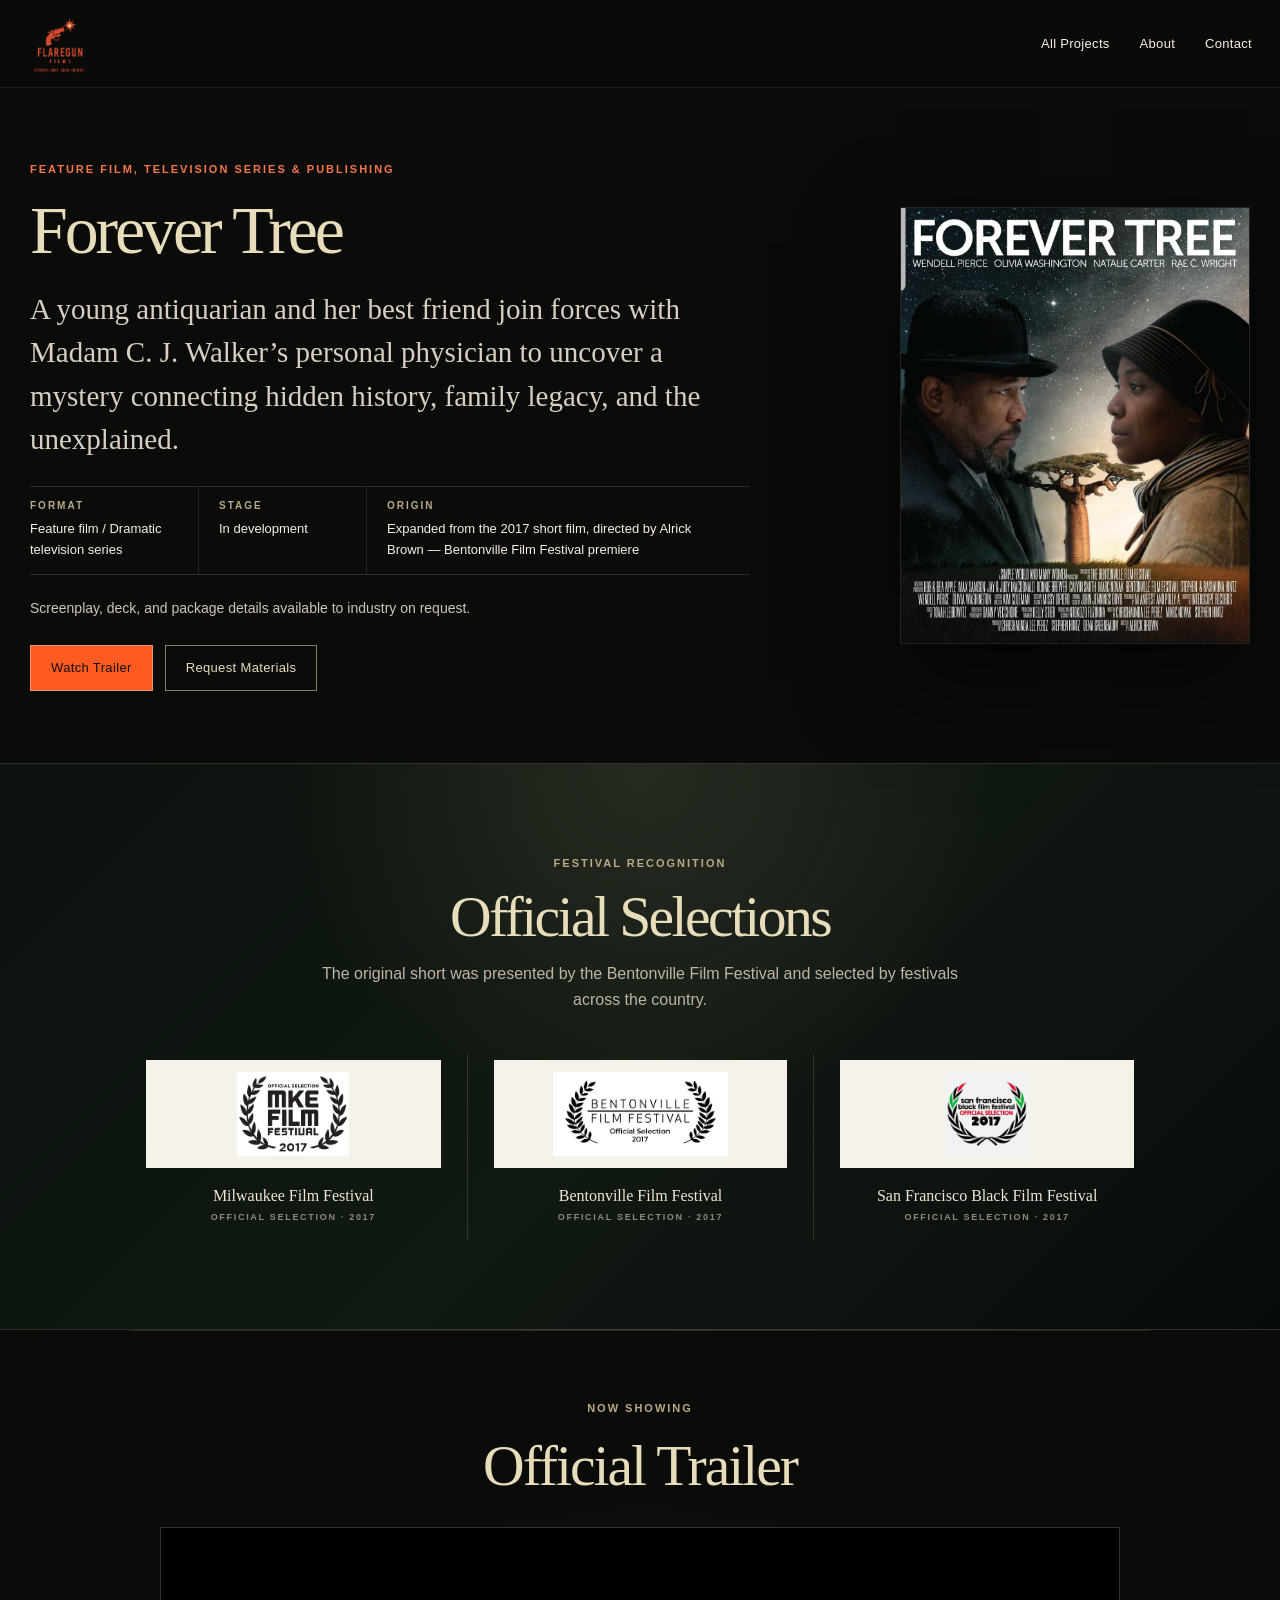
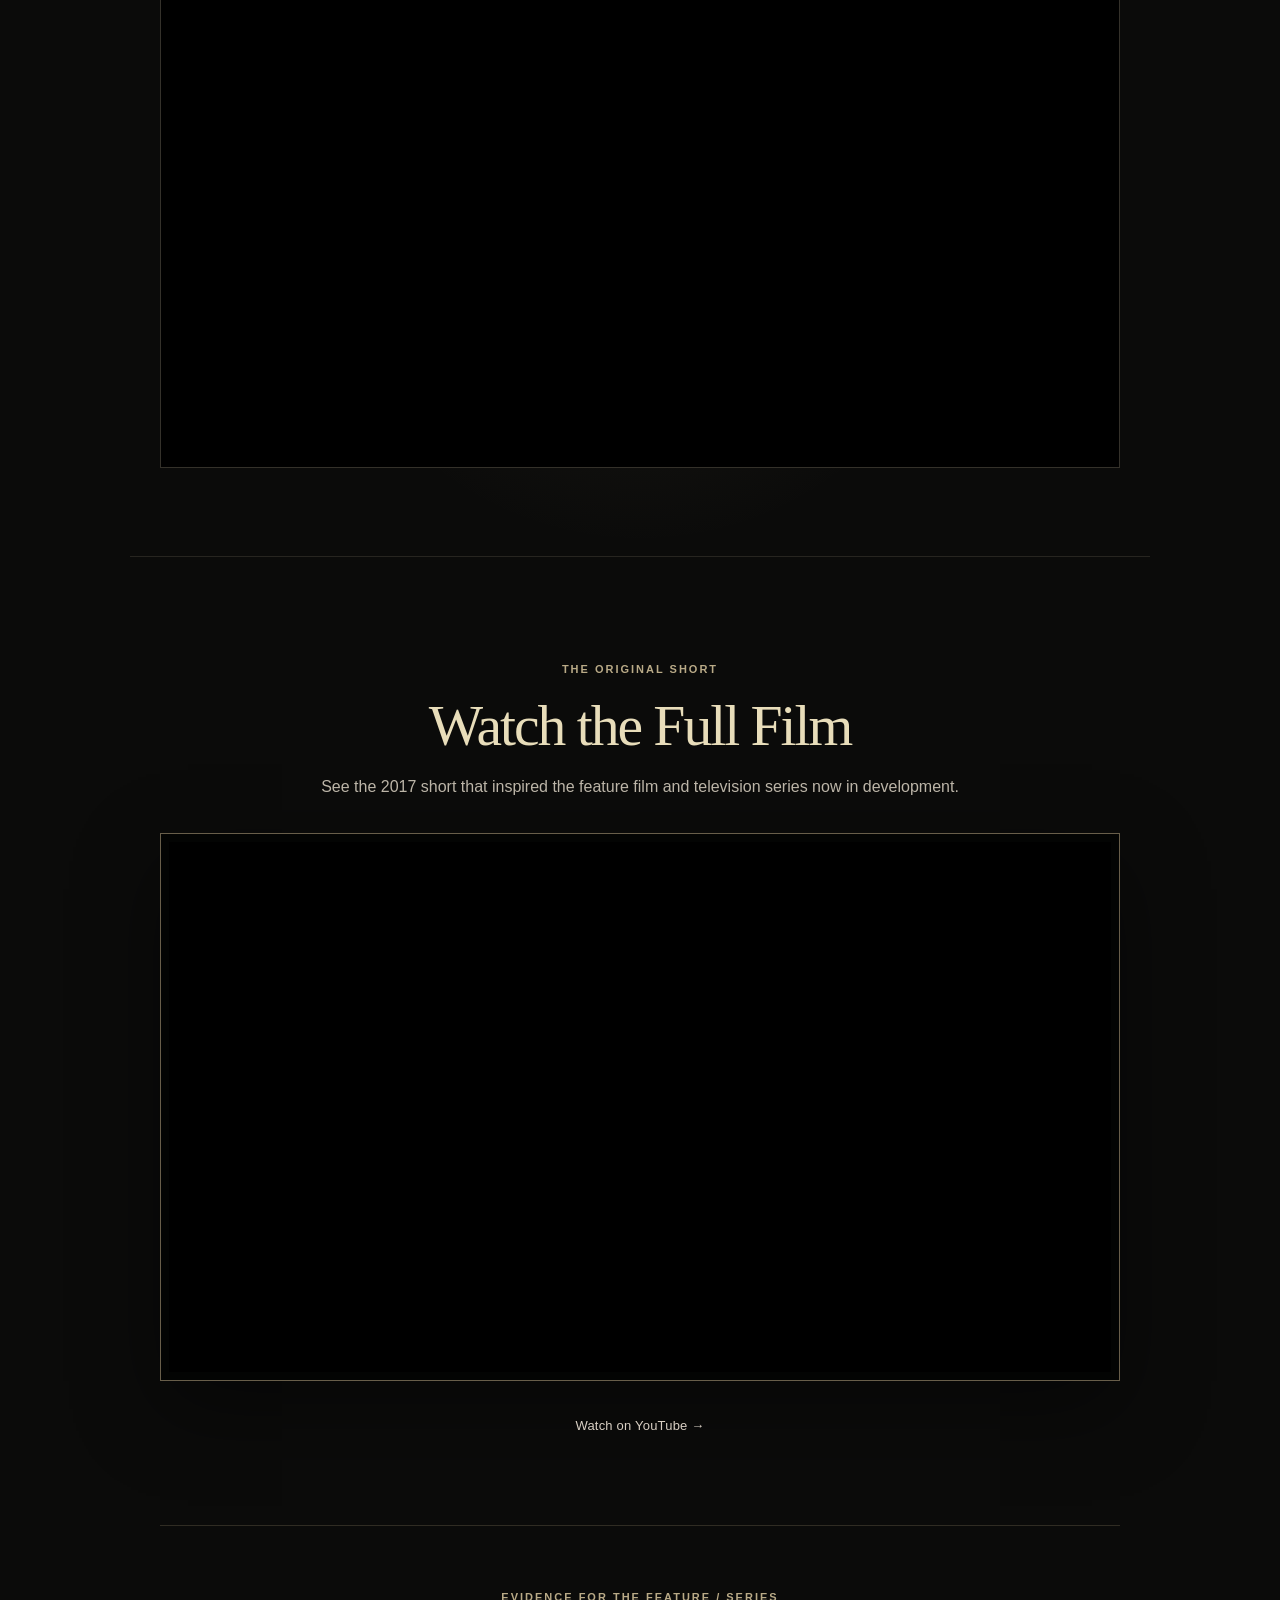
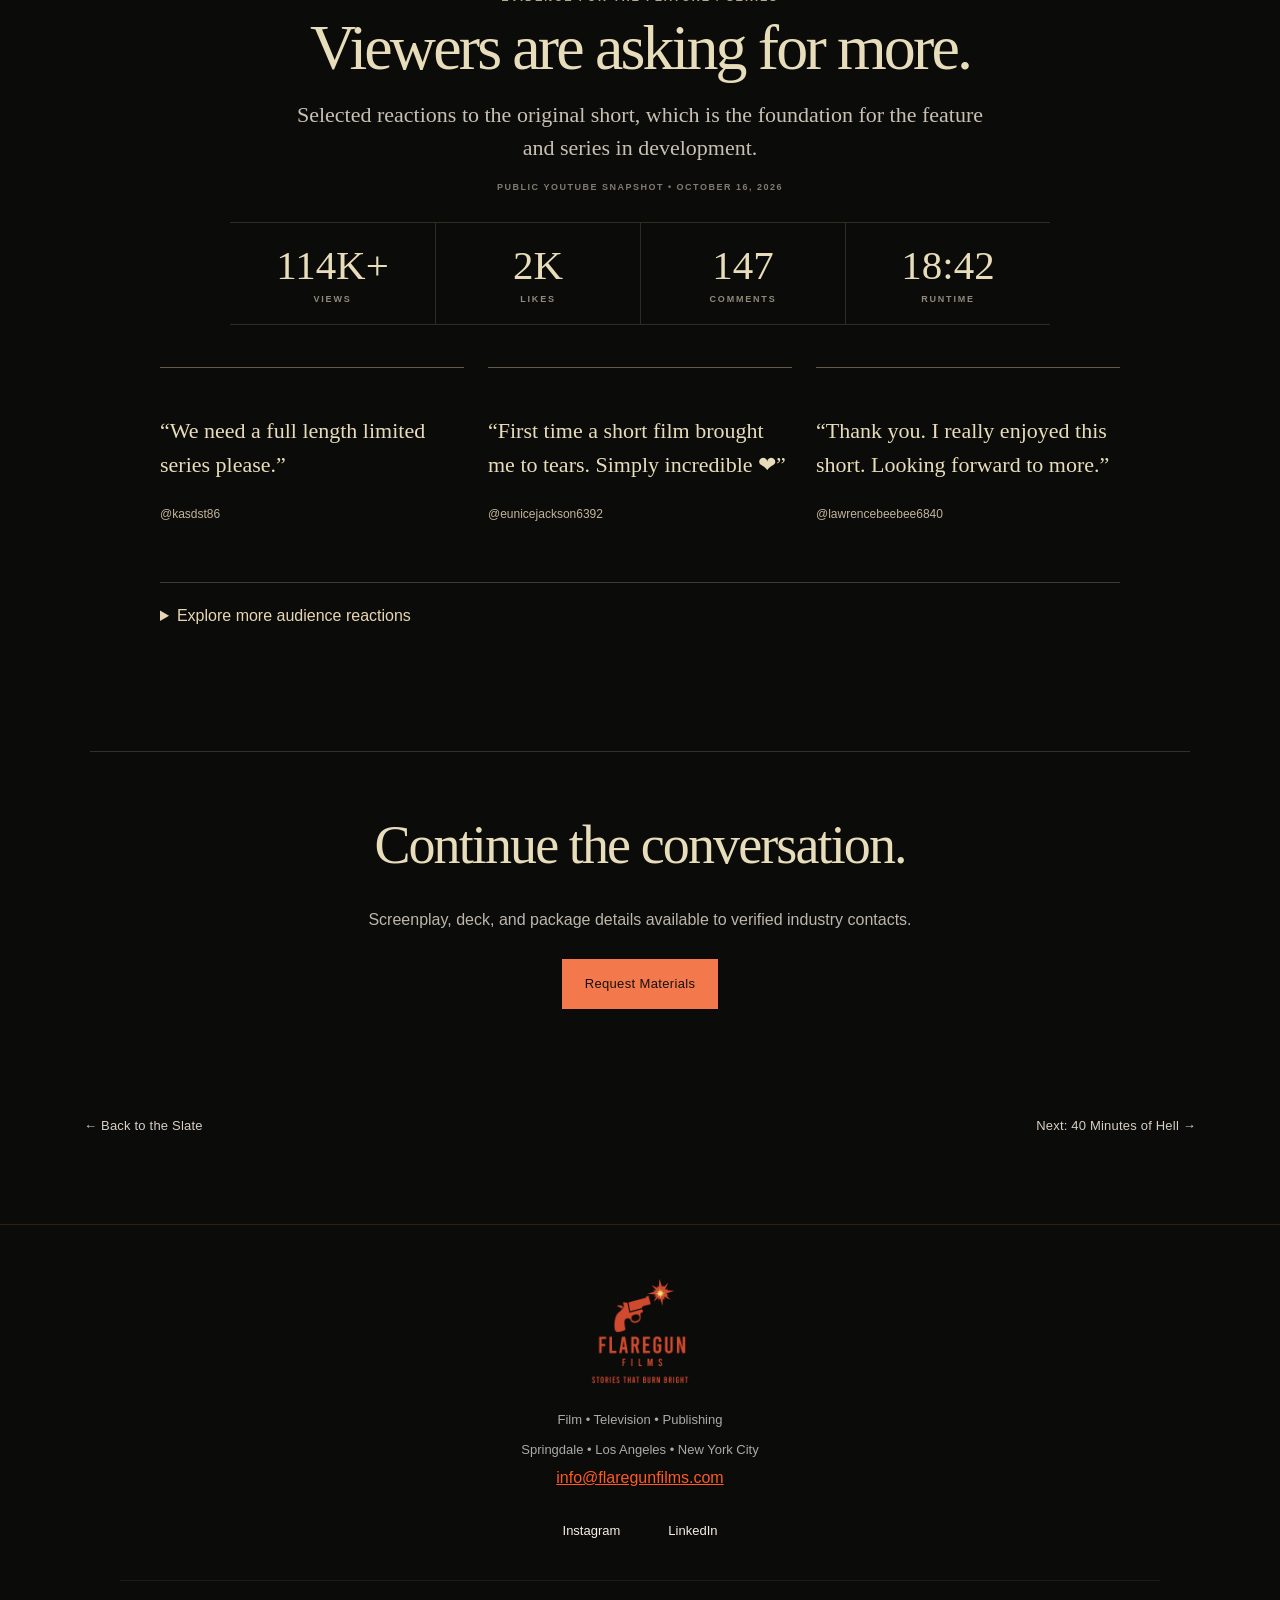
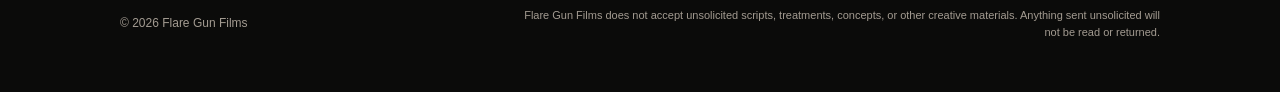
<file: forever-tree.html>
<!DOCTYPE html>
<html lang="en">
<head>
  <meta charset="UTF-8">
  <meta name="viewport" content="width=device-width, initial-scale=1">
  <meta name="description" content="A young antiquarian and her best friend uncover a mystery of hidden history, family legacy, and the unexplained.">
  <link rel="canonical" href="https://www.flaregunfilms.com/forever-tree.html">
  <meta property="og:type" content="website">
  <meta property="og:site_name" content="Flare Gun Films">
  <meta property="og:url" content="https://www.flaregunfilms.com/forever-tree.html">
  <meta property="og:title" content="Forever Tree | Flare Gun Films">
  <meta property="og:description" content="A young antiquarian and her best friend uncover a mystery of hidden history, family legacy, and the unexplained.">
  <meta property="og:image" content="https://www.flaregunfilms.com/assets/forever-tree/poster.jpg">
  <meta name="twitter:card" content="summary_large_image">
  <meta name="twitter:title" content="Forever Tree | Flare Gun Films">
  <meta name="twitter:description" content="A young antiquarian and her best friend uncover a mystery of hidden history, family legacy, and the unexplained.">
  <meta name="twitter:image" content="https://www.flaregunfilms.com/assets/forever-tree/poster.jpg">
  <title>Forever Tree | Flare Gun Films</title>
  <link rel="stylesheet" href="style.css?v=2026-10-23-professional">
  <link rel="icon" type="image/png" href="assets/brand/favicon.png">
  <link rel="stylesheet" href="/polish.css?v=2026-10-23-mobile">
</head>
<body class="project-page teaser-page forever-tree-page">
  <a class="skip-link" href="#main-content">Skip to content</a>
  <header class="nav">
    <a class="brand" href="/" aria-label="Flare Gun Films &mdash; home"><img width="1080" height="1080" src="assets/brand/flare-gun-films-logo.png" alt="" aria-hidden="true"></a>
    <nav aria-label="Main navigation">
      <a href="/#projects">All Projects</a>
      <a href="/#about">About</a>
      <a href="#contact">Contact</a>
    </nav>
  </header>

  <main id="main-content" tabindex="-1">
    <div class="teaser-shell forever-project-hero clean-project-hero">
      <section class="teaser-copy">
        <p class="eyebrow">Feature Film, Television Series &amp; Publishing</p>
        <h1>Forever Tree</h1>
        <p class="lead">A young antiquarian and her best friend join forces with Madam C. J. Walker&rsquo;s personal physician to uncover a mystery connecting hidden history, family legacy, and the unexplained.</p>
        <dl class="teaser-facts"><div><dt>Format</dt><dd>Feature film / Dramatic television series</dd></div><div><dt>Stage</dt><dd>In development</dd></div><div><dt>Origin</dt><dd>Expanded from the 2017 short film, directed by Alrick Brown &mdash; Bentonville Film Festival premiere</dd></div></dl>
        <div class="teaser-access">
          <p>Screenplay, deck, and package details available to industry on request.</p>
          <a class="button" href="#trailer">Watch Trailer</a>
          <a class="button" href="industry-inquiry.html?project=Forever%20Tree">Request Materials</a>
        </div>
      </section>
      <aside class="teaser-art teaser-art-poster">
        <img width="1080" height="1350" src="assets/forever-tree/poster.jpg" alt="Forever Tree poster">
      </aside>
    </div>

    <section class="forever-festival-honors" aria-labelledby="festival-selections-title">
      <div class="forever-honors-heading">
        <p class="eyebrow">Festival Recognition</p>
        <h2 id="festival-selections-title">Official Selections</h2>
        <p>The original short was presented by the Bentonville Film Festival and selected by festivals across the country.</p>
      </div>
      <div class="forever-laurel-grid">
        <figure>
          <div class="forever-laurel-mark"><img width="289" height="217" src="assets/forever-tree/milwaukee-film-festival-2017.jpg" alt="Milwaukee Film Festival 2017 official selection"></div>
          <figcaption><strong>Milwaukee Film Festival</strong><span>Official Selection · 2017</span></figcaption>
        </figure>
        <figure>
          <div class="forever-laurel-mark forever-laurel-wide"><img width="1725" height="825" src="assets/forever-tree/bentonville-film-festival-2017.png" alt="Bentonville Film Festival 2017 official selection"></div>
          <figcaption><strong>Bentonville Film Festival</strong><span>Official Selection · 2017</span></figcaption>
        </figure>
        <figure>
          <div class="forever-laurel-mark"><img width="800" height="800" src="assets/forever-tree/san-francisco-black-film-festival-2017.jpg" alt="San Francisco Black Film Festival 2017 official selection"></div>
          <figcaption><strong>San Francisco Black Film Festival</strong><span>Official Selection · 2017</span></figcaption>
        </figure>
      </div>
    </section>

    <section id="trailer" class="forever-cinema-section" aria-labelledby="forever-trailer-title">
      <p class="eyebrow">Now Showing</p>
      <h2 id="forever-trailer-title">Official Trailer</h2>
      <div class="cinema-theater forever-theater" aria-label="Forever Tree trailer theater">
        <div class="cinema-marquee"><span>Forever Tree</span></div>
        <div class="cinema-stage">
          <div class="cinema-curtain cinema-curtain-left" aria-hidden="true"></div>
          <div class="cinema-screen">
            <iframe src="https://player.vimeo.com/video/215120792?title=0&amp;byline=0&amp;portrait=0&amp;color=d6a84c&amp;dnt=1" title="The Forever Tree official trailer" loading="lazy" allow="autoplay; fullscreen; picture-in-picture" allowfullscreen></iframe>
          </div>
          <div class="cinema-curtain cinema-curtain-right" aria-hidden="true"></div>
        </div>
      </div>
    </section>

    <section id="short-film" class="forever-short-film-section" aria-labelledby="forever-short-film-title">
      <div class="forever-short-film-heading">
        <p class="eyebrow">The Original Short</p>
        <h2 id="forever-short-film-title">Watch the Full Film</h2>
        <p>See the 2017 short that inspired the feature film and television series now in development.</p>
      </div>
      <div class="forever-short-player">
        <iframe src="https://www.youtube-nocookie.com/embed/4x95REknXsU?rel=0" title="Wendell Pierce and Olivia Washington in The Forever Tree — full short film" loading="lazy" allow="accelerometer; autoplay; clipboard-write; encrypted-media; gyroscope; picture-in-picture; web-share" referrerpolicy="strict-origin-when-cross-origin" allowfullscreen></iframe>
      </div>
      <a class="text-link forever-youtube-link" href="https://www.youtube.com/watch?v=4x95REknXsU" target="_blank" rel="noopener noreferrer">Watch on YouTube &rarr;</a>

      <div class="forever-audience-response">
        <div class="forever-audience-heading">
          <p class="eyebrow">Evidence for the Feature / Series</p>
          <h2>Viewers are asking for more.</h2>
          <p class="forever-audience-intro">Selected reactions to the original short, which is the foundation for the feature and series in development.</p>
          <p class="forever-stats-date">Public YouTube snapshot &bull; October 16, 2026</p>
        </div>
        <dl class="forever-audience-stats">
          <div><dt>114K+</dt><dd>Views</dd></div>
          <div><dt>2K</dt><dd>Likes</dd></div>
          <div><dt>147</dt><dd>Comments</dd></div>
          <div><dt>18:42</dt><dd>Runtime</dd></div>
        </dl>

        <div id="audience-reactions" class="selected-quotes" aria-label="Selected public YouTube reactions">
<blockquote><p>&ldquo;We need a full length limited series please.&rdquo;</p><cite>@kasdst86</cite></blockquote>
<blockquote><p>&ldquo;First time a short film brought me to tears. Simply incredible ❤&rdquo;</p><cite>@eunicejackson6392</cite></blockquote>
<blockquote><p>&ldquo;Thank you. I really enjoyed this short. Looking forward to more.&rdquo;</p><cite>@lawrencebeebee6840</cite></blockquote>
</div>
<details class="audience-details"><summary>Explore more audience reactions</summary>
<section class="forever-comment-wall" aria-labelledby="forever-comment-wall-title">
          <div class="forever-comment-wall-heading">
            <div>
              <p class="eyebrow">The Audience, In Their Own Words</p>
              <h3 id="forever-comment-wall-title">More from the audience.</h3>
            </div>
            <p><strong id="forever-comment-count">69</strong> positive public audience comments</p>
          </div>
          <div id="forever-all-comments" class="forever-all-comments" aria-label="Public YouTube audience comments">
            <p class="forever-comments-loading">Audience comments load here. You can also read the full discussion on YouTube.</p>
          </div>
          <p class="forever-comments-source">Usernames and comments are reproduced from the public YouTube discussion. Channel replies, one critical comment, and one non-substantive date-only post are not included. <a href="https://www.youtube.com/watch?v=4x95REknXsU" target="_blank" rel="noopener noreferrer">View the conversation on YouTube &rarr;</a></p>
        </section>
        </details>
      </div>
    </section>

    <section class="project-inquiry"><h2>Continue the conversation.</h2><p>Screenplay, deck, and package details available to verified industry contacts.</p><a class="button button-primary" href="industry-inquiry.html?project=Forever%20Tree">Request Materials</a></section>
    <nav class="forever-project-nav" aria-label="Project navigation">
      <a class="text-link" href="/#projects">&larr; Back to the Slate</a>
      <a class="text-link" href="/40-minutes-of-hell.html">Next: 40 Minutes of Hell &rarr;</a>
    </nav>
  </main>

  <footer id="contact">
    <img width="1080" height="1080" src="assets/brand/flare-gun-films-logo.png" alt="" aria-hidden="true">
    <p>Film &bull; Television &bull; Publishing</p>
    <p>Springdale &bull; Los Angeles &bull; New York City</p>
    <a href="mailto:info@flaregunfilms.com">info@flaregunfilms.com</a>
    <div class="social-links" aria-label="Flare Gun Films social media">
      <a href="https://www.instagram.com/flaregunfilms/" target="_blank" rel="noopener noreferrer">Instagram</a>
      <a href="https://www.linkedin.com/company/flaregun-films" target="_blank" rel="noopener noreferrer">LinkedIn</a>
    </div>
    <div class="footer-legal">
      <p class="copyright">&copy; 2026 Flare Gun Films</p>
      <p class="submission-note">Flare Gun Films does not accept unsolicited scripts, treatments, concepts, or other creative materials. Anything sent unsolicited will not be read or returned.</p>
    </div>
  </footer>
  <script src="assets/forever-tree/youtube-comments.js?v=2026-10-16" defer></script>
</body>
</html>
</file>
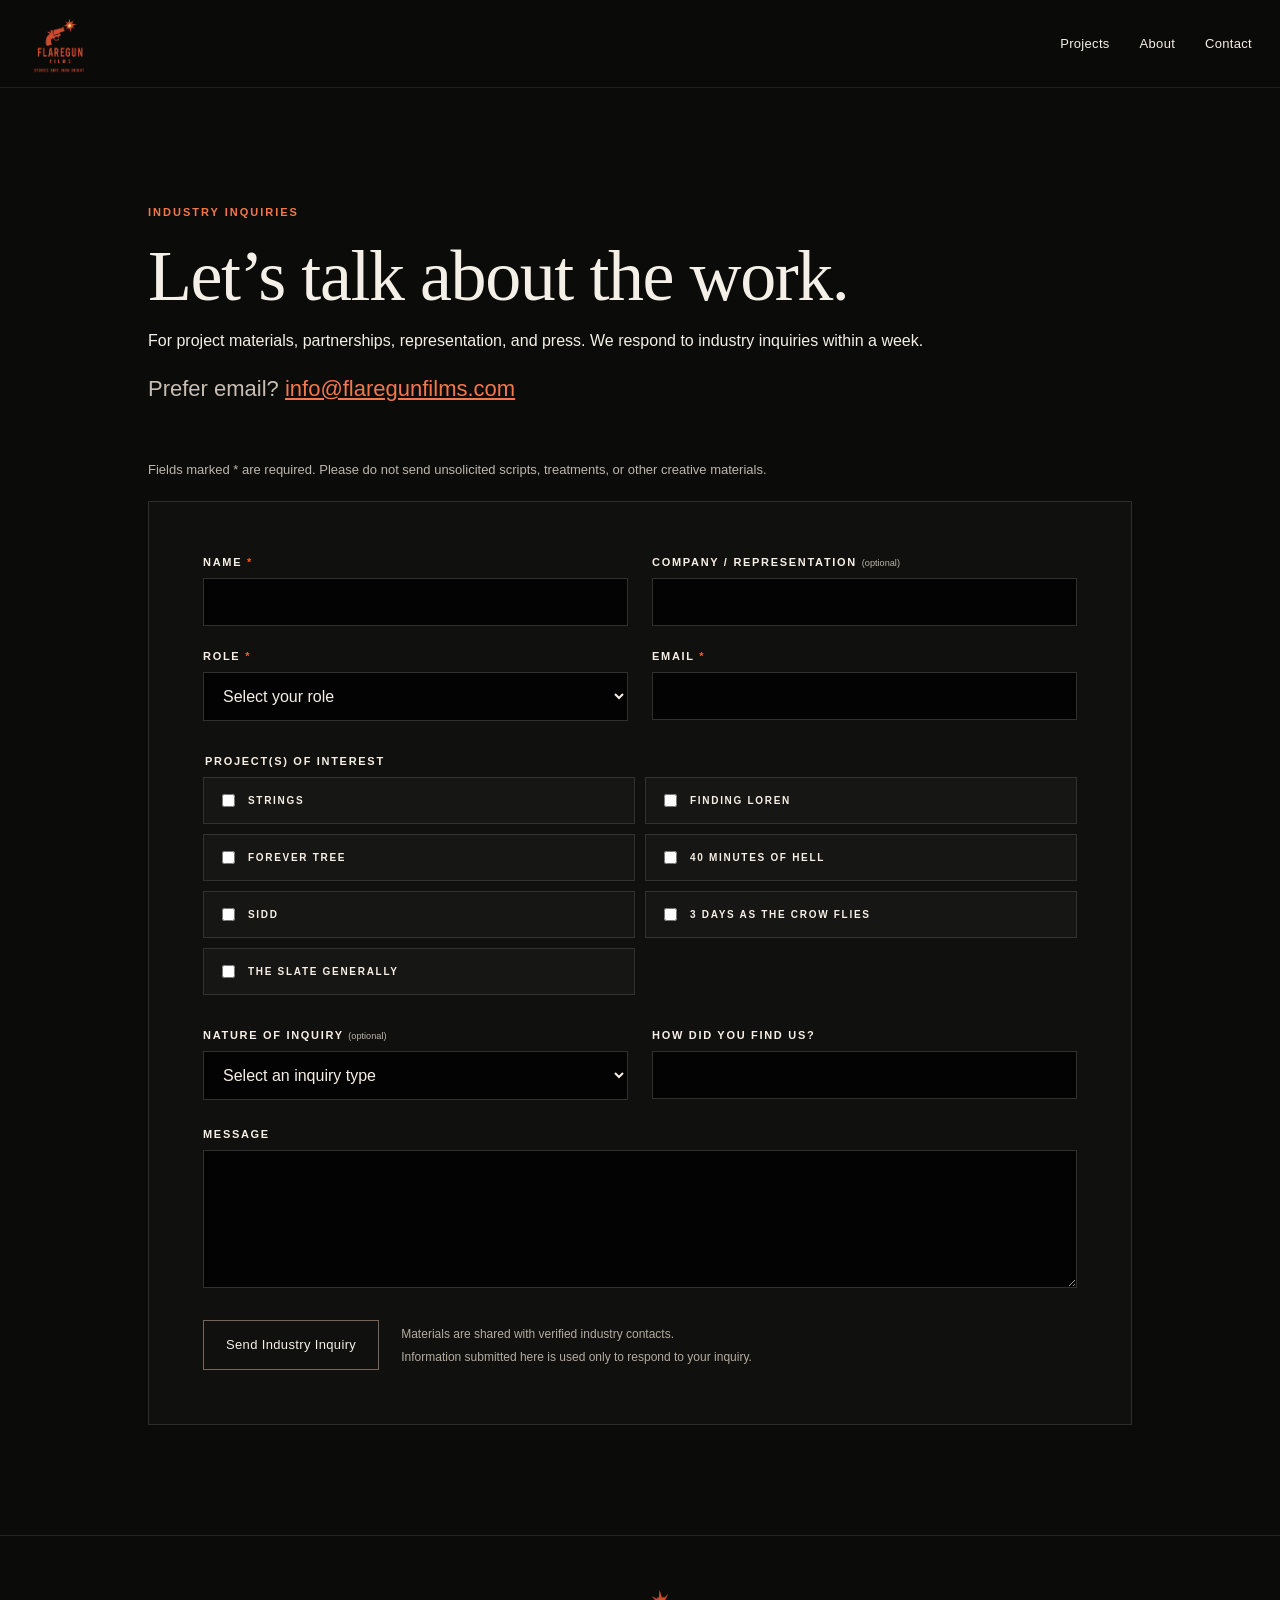
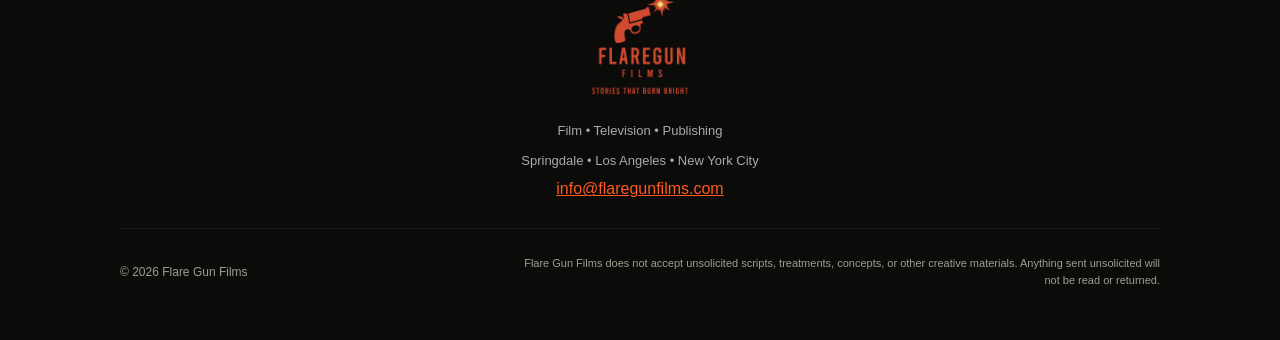
<file: industry-inquiry.html>
<!DOCTYPE html>
<html lang="en">
<head>
  <meta charset="UTF-8">
  <meta name="viewport" content="width=device-width, initial-scale=1">
  <meta name="description" content="Contact Flare Gun Films regarding industry partnerships, representation, financing, distribution, or project materials.">
  <meta name="robots" content="noindex, follow">
  <link rel="canonical" href="https://www.flaregunfilms.com/industry-inquiry.html">
  <title>Industry Inquiry | Flare Gun Films</title>
  <link rel="stylesheet" href="style.css?v=2026-10-23-professional">
  <link rel="icon" type="image/png" href="assets/brand/favicon.png">
  <link rel="stylesheet" href="/polish.css?v=2026-10-23-mobile">
</head>
<body class="inquiry-page">
  <a class="skip-link" href="#main-content">Skip to content</a>
  <header class="nav">
    <a class="brand" href="/"><img width="1080" height="1080" src="assets/brand/flare-gun-films-logo.png" alt="Flare Gun Films logo"></a>
    <nav aria-label="Main navigation">
      <a href="index.html#projects">Projects</a>
      <a href="index.html#about">About</a>
      <a href="index.html#contact">Contact</a>
    </nav>
  </header>

  <main id="main-content" class="inquiry-shell">
    <header class="inquiry-intro">
      <p class="eyebrow">Industry Inquiries</p>
      <h1>Let&rsquo;s talk about the work.</h1>
      <p>For project materials, partnerships, representation, and press. We respond to industry inquiries within a week.</p><p class="inquiry-email">Prefer email? <a href="mailto:info@flaregunfilms.com">info@flaregunfilms.com</a></p>
    </header>

    <p class="form-guidance">Fields marked * are required. Please do not send unsolicited scripts, treatments, or other creative materials.</p><form class="industry-form" action="https://formsubmit.co/info@flaregunfilms.com" method="POST">
      <input type="hidden" name="_subject" value="New Flare Gun Films industry inquiry">
      <input type="hidden" name="_next" value="https://www.flaregunfilms.com/thanks.html">
      <input type="hidden" name="_template" value="table">
      <input type="hidden" name="_url" value="https://www.flaregunfilms.com/industry-inquiry.html">
      <input class="form-honey" type="text" name="_honey" tabindex="-1" autocomplete="off">

      <div class="form-grid">
        <label>
          <span>Name <b aria-hidden="true">*</b></span>
          <input type="text" name="Name" autocomplete="name" required>
        </label>
        <label>
          <span>Company / Representation <small>(optional)</small></span>
          <input type="text" name="Company or Representation" autocomplete="organization">
        </label>
        <label>
          <span>Role <b aria-hidden="true">*</b></span>
          <select name="Role" required>
            <option value="" selected disabled>Select your role</option>
            <option>Producer</option>
            <option>Financier / Investor</option>
            <option>Agent / Manager</option>
            <option>Talent / Representative</option>
            <option>Distribution / Sales</option>
            <option>Press</option>
            <option>Other</option>
          </select>
        </label>
        <label>
          <span>Email <b aria-hidden="true">*</b></span>
          <input type="email" name="Email" autocomplete="email" required>
        </label>
      </div>

      <fieldset>
        <legend>Project(s) of interest</legend>
        <div class="project-options">
          <label><input type="checkbox" name="Projects" value="Strings"> <span>Strings</span></label>
          <label><input type="checkbox" name="Projects" value="Finding Loren"> <span>Finding Loren</span></label>
          <label><input type="checkbox" name="Projects" value="Forever Tree"> <span>Forever Tree</span></label>
          <label><input type="checkbox" name="Projects" value="40 Minutes of Hell"> <span>40 Minutes of Hell</span></label>
          <label><input type="checkbox" name="Projects" value="Sidd"> <span>Sidd</span></label>
          <label><input type="checkbox" name="Projects" value="3 Days as the Crow Flies"> <span>3 Days as the Crow Flies</span></label>
          <label><input type="checkbox" name="Projects" value="The slate generally"> <span>The slate generally</span></label>
        </div>
      </fieldset>

      <div class="form-grid">
        <label>
          <span>Nature of inquiry <small>(optional)</small></span>
          <select name="Nature of Inquiry">
            <option value="" selected disabled>Select an inquiry type</option>
            <option>Requesting materials</option>
            <option>Exploring a partnership</option>
            <option>Financing</option>
            <option>Representation</option>
            <option>Press</option>
            <option>Other</option>
          </select>
        </label>
        <label>
          <span>How did you find us?</span>
          <input type="text" name="How They Found Us">
        </label>
      </div>

      <label class="form-message">
        <span>Message</span>
        <textarea name="Message" rows="6"></textarea>
      </label>

      <div class="form-submit">
        <button class="button" type="submit">Send Industry Inquiry</button>
        <div class="form-assurance">
          <p>Materials are shared with verified industry contacts.</p>
          <p>Information submitted here is used only to respond to your inquiry.</p>
        </div>
      </div>
    </form>
  </main>

  <footer id="contact">
    <img width="1080" height="1080" src="assets/brand/flare-gun-films-logo.png" alt="Flare Gun Films logo">
    <p>Film &bull; Television &bull; Publishing</p>
    <p>Springdale &bull; Los Angeles &bull; New York City</p>
    <a href="mailto:info@flaregunfilms.com">info@flaregunfilms.com</a>
    <div class="footer-legal">
      <p class="copyright">&copy; 2026 Flare Gun Films</p>
      <p class="submission-note">Flare Gun Films does not accept unsolicited scripts, treatments, concepts, or other creative materials. Anything sent unsolicited will not be read or returned.</p>
    </div>
  </footer>

  <script>
    const requestedProject = new URLSearchParams(window.location.search).get('project');
    if (requestedProject) {
      document.querySelectorAll('input[name="Projects"]').forEach((field) => {
        field.checked = field.value === requestedProject;
      });
    }
  </script>
</body>
</html>
</file>
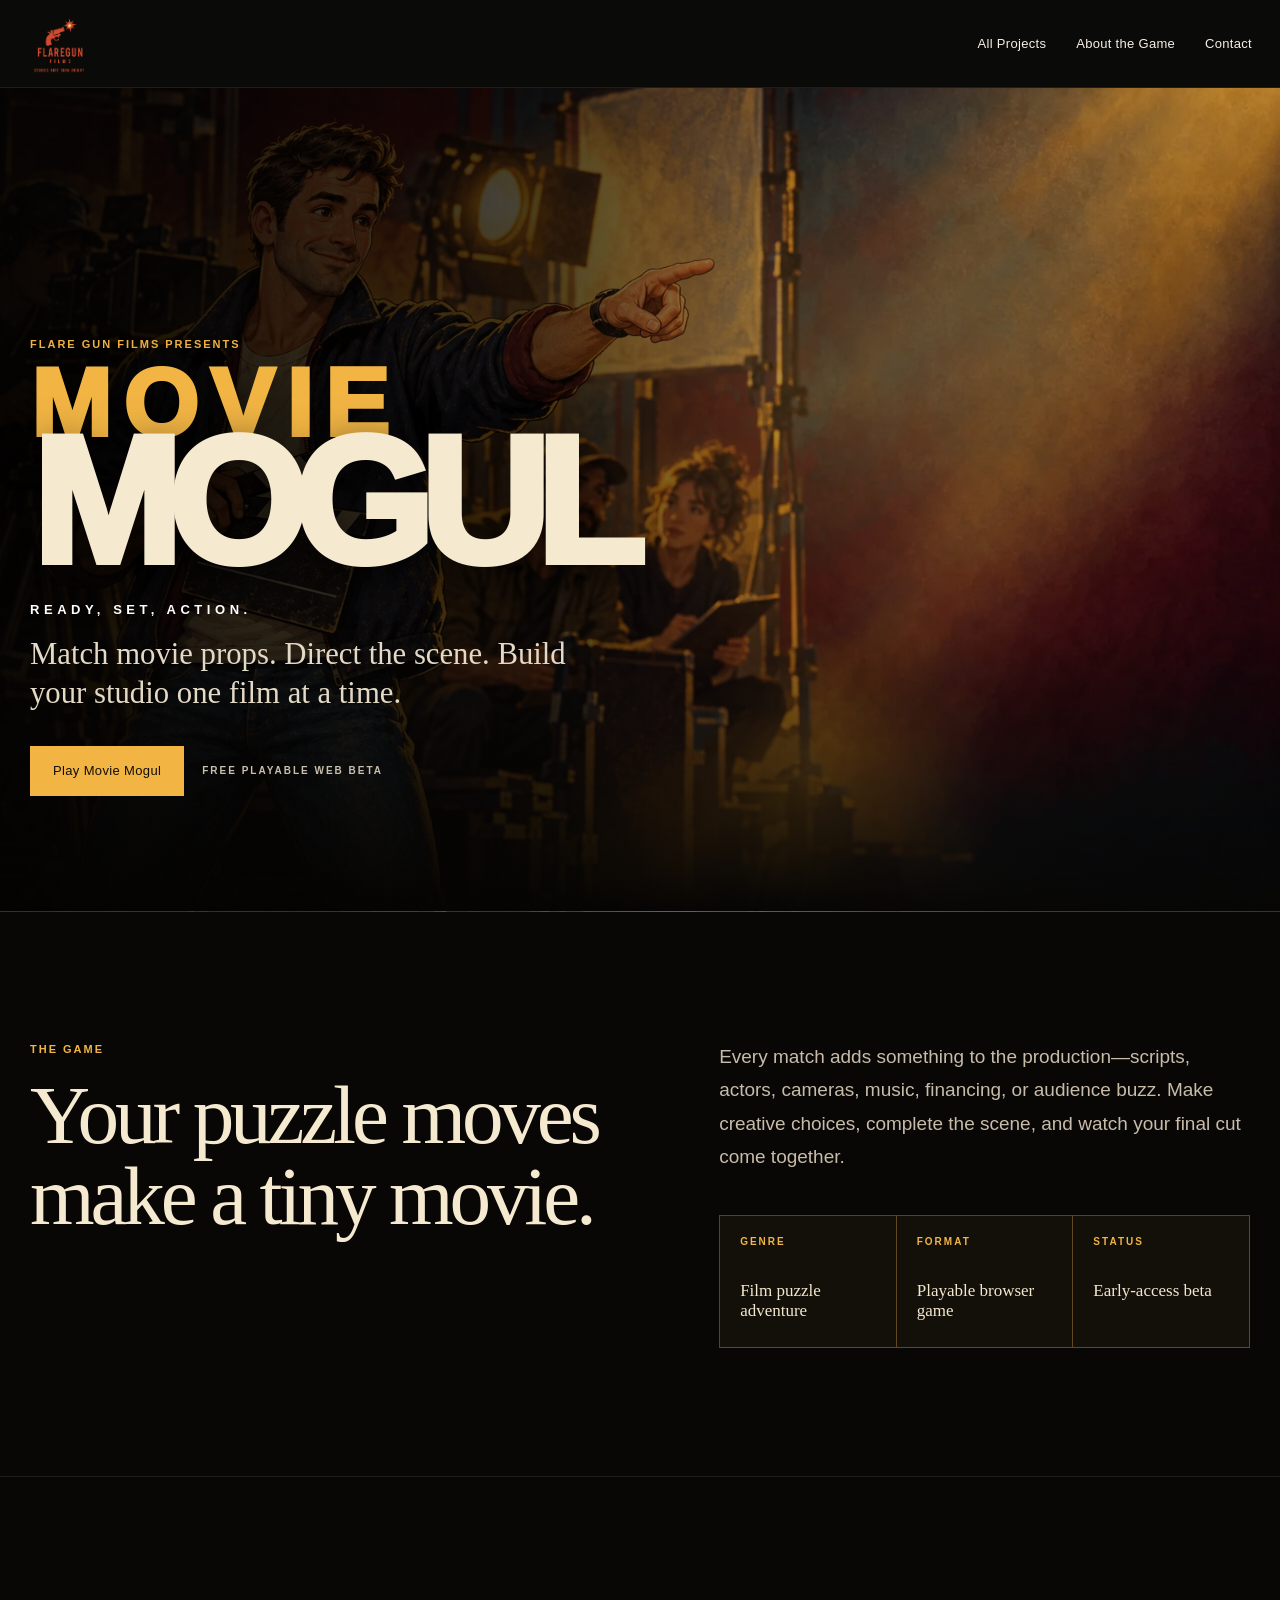
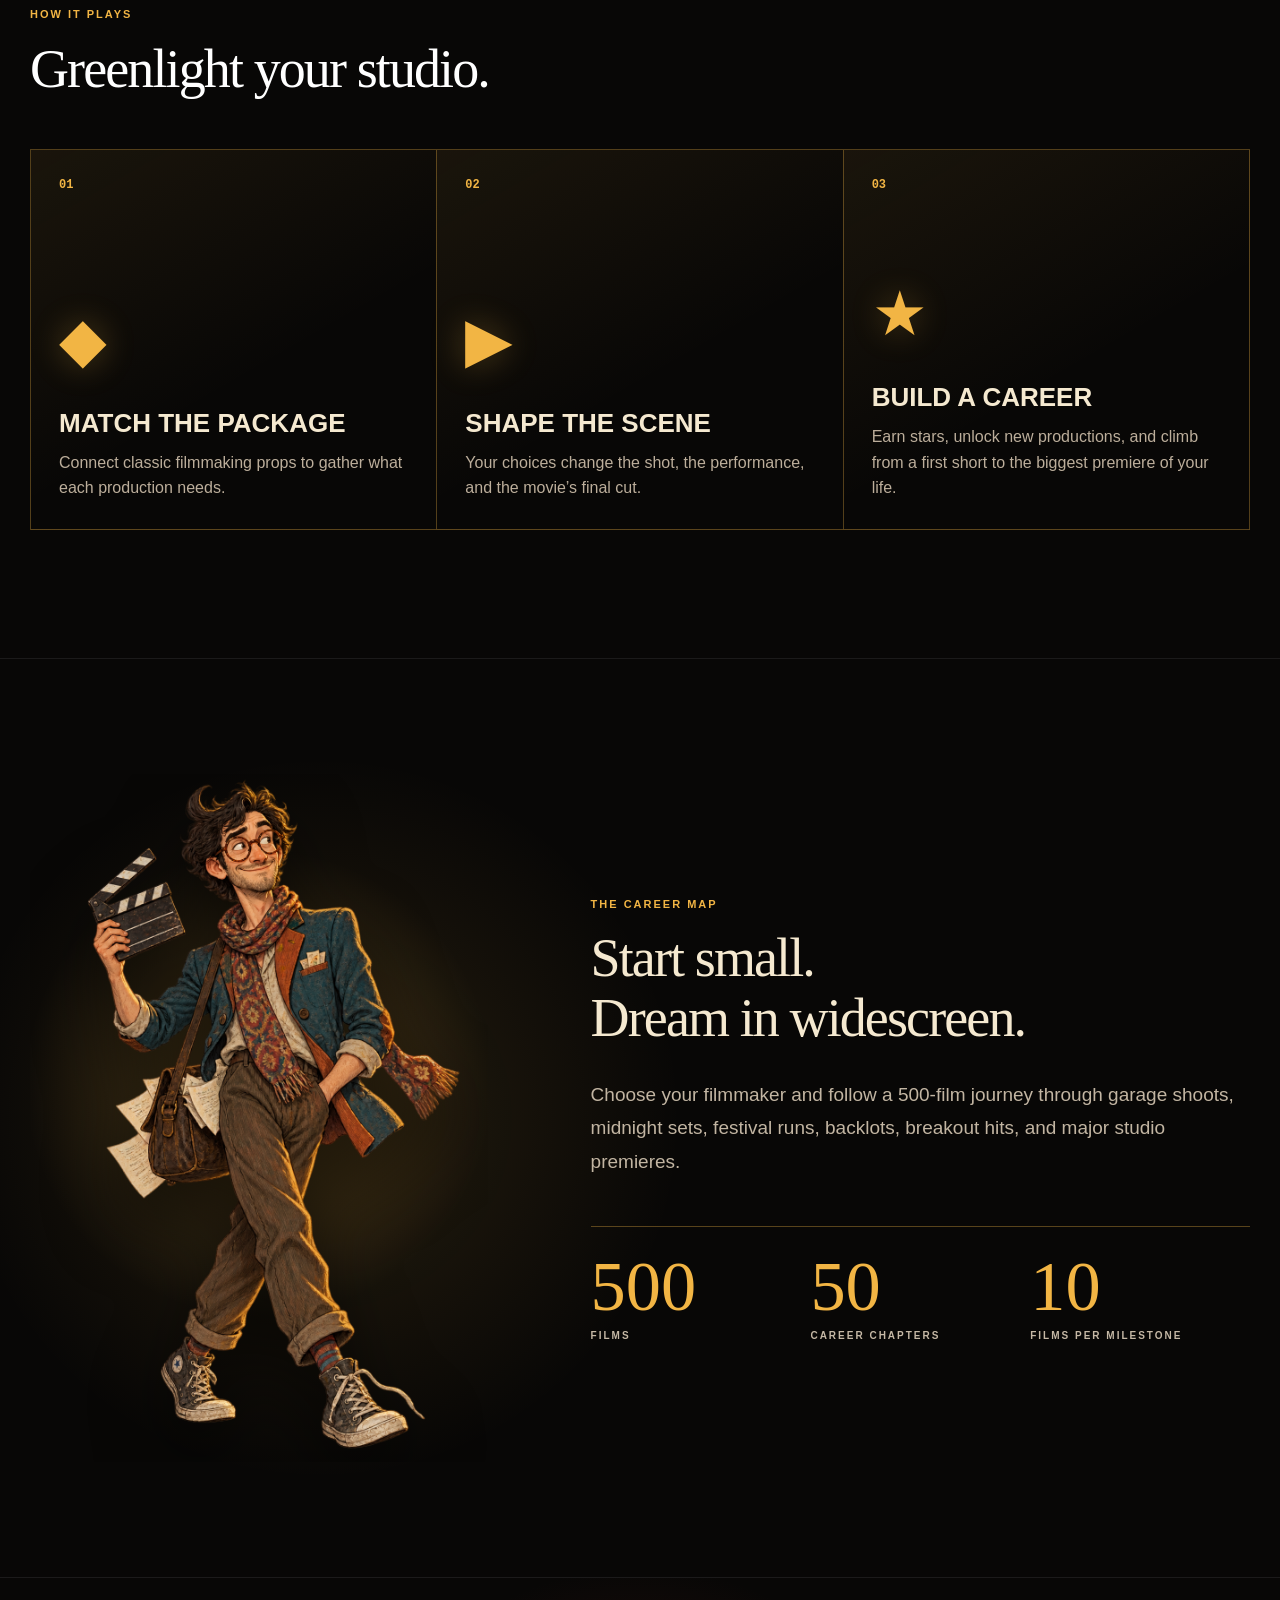
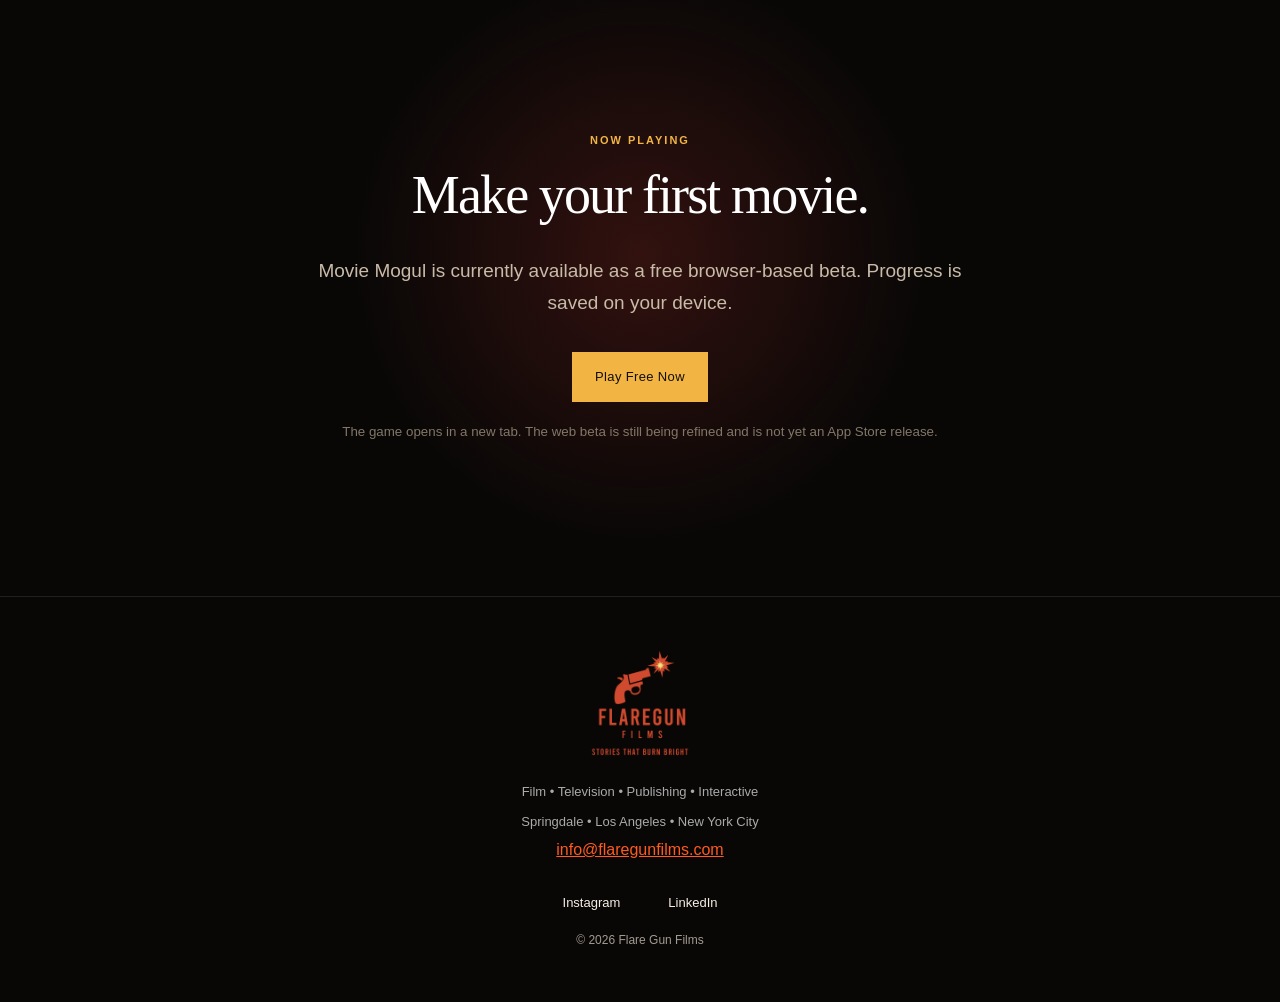
<file: movie-mogul.html>
<!DOCTYPE html>
<html lang="en">
<head>
  <meta charset="UTF-8">
  <meta name="viewport" content="width=device-width, initial-scale=1">
  <meta name="description" content="Play Movie Mogul, a film-themed puzzle game from Flare Gun Films. Match movie props, shape the scene, and build a filmmaking career.">
  <title>Movie Mogul | Flare Gun Films</title>
  <link rel="stylesheet" href="style.css?v=2026-10-23-professional">
  <link rel="icon" type="image/png" href="assets/brand/favicon.png">
  <link rel="stylesheet" href="/polish.css?v=2026-10-23-mobile">
</head>
<body class="project-page mogul-page">
  <a class="skip-link" href="#main-content">Skip to content</a>
  <header class="nav">
    <a class="brand" href="index.html"><img width="1080" height="1080" src="FlareGun-Slogan3 - Clear.png" alt="Flare Gun Films logo"></a>
    <nav aria-label="Main navigation">
      <a href="index.html#projects">All Projects</a>
      <a href="#game">About the Game</a>
      <a href="#contact">Contact</a>
    </nav>
  </header>

  <main id="main-content" tabindex="-1">
    <section class="mogul-hero">
      <div class="mogul-hero-copy">
        <p class="eyebrow">Flare Gun Films Presents</p>
        <h1><span>Movie</span> Mogul</h1>
        <p class="mogul-tagline">Ready, set, action.</p>
        <p class="mogul-intro">Match movie props. Direct the scene. Build your studio one film at a time.</p>
        <div class="mogul-actions">
          <a class="button button-solid mogul-play" href="https://movie-mogul-greenlight.stezo5435.chatgpt.site/" target="_blank" rel="noopener noreferrer">Play Movie Mogul</a>
          <span>Free playable web beta</span>
        </div>
      </div>
    </section>

    <section id="game" class="mogul-hook">
      <div>
        <p class="eyebrow">The Game</p>
        <h2>Your puzzle moves make a tiny movie.</h2>
      </div>
      <div class="mogul-hook-copy">
        <p>Every match adds something to the production—scripts, actors, cameras, music, financing, or audience buzz. Make creative choices, complete the scene, and watch your final cut come together.</p>
        <dl class="mogul-meta">
          <div><dt>Genre</dt><dd>Film puzzle adventure</dd></div>
          <div><dt>Format</dt><dd>Playable browser game</dd></div>
          <div><dt>Status</dt><dd>Early-access beta</dd></div>
        </dl>
      </div>
    </section>

    <section class="mogul-play-loop" aria-labelledby="how-to-play">
      <p class="eyebrow">How It Plays</p>
      <h2 id="how-to-play">Greenlight your studio.</h2>
      <div class="mogul-step-grid">
        <article>
          <span>01</span>
          <div class="mogul-step-icon" aria-hidden="true">◆</div>
          <h3>Match the package</h3>
          <p>Connect classic filmmaking props to gather what each production needs.</p>
        </article>
        <article>
          <span>02</span>
          <div class="mogul-step-icon" aria-hidden="true">▶</div>
          <h3>Shape the scene</h3>
          <p>Your choices change the shot, the performance, and the movie’s final cut.</p>
        </article>
        <article>
          <span>03</span>
          <div class="mogul-step-icon" aria-hidden="true">★</div>
          <h3>Build a career</h3>
          <p>Earn stars, unlock new productions, and climb from a first short to the biggest premiere of your life.</p>
        </article>
      </div>
    </section>

    <section class="mogul-career">
      <div class="mogul-career-art">
        <img width="1024" height="1536" src="assets/movie-mogul/steve.png" alt="Steve, the eccentric filmmaker avatar in Movie Mogul">
      </div>
      <div class="mogul-career-copy">
        <p class="eyebrow">The Career Map</p>
        <h2>Start small.<br>Dream in widescreen.</h2>
        <p>Choose your filmmaker and follow a 500-film journey through garage shoots, midnight sets, festival runs, backlots, breakout hits, and major studio premieres.</p>
        <div class="mogul-numbers" aria-label="Game progression">
          <div><strong>500</strong><span>Films</span></div>
          <div><strong>50</strong><span>Career chapters</span></div>
          <div><strong>10</strong><span>Films per milestone</span></div>
        </div>
      </div>
    </section>

    <section class="mogul-now-playing">
      <p class="eyebrow">Now Playing</p>
      <h2>Make your first movie.</h2>
      <p>Movie Mogul is currently available as a free browser-based beta. Progress is saved on your device.</p>
      <a class="button button-solid mogul-play" href="https://movie-mogul-greenlight.stezo5435.chatgpt.site/" target="_blank" rel="noopener noreferrer">Play Free Now</a>
      <small>The game opens in a new tab. The web beta is still being refined and is not yet an App Store release.</small>
    </section>
  </main>

  <footer id="contact">
    <img width="1080" height="1080" src="FlareGun-Slogan3 - Clear.png" alt="Flare Gun Films logo">
    <p>Film &bull; Television &bull; Publishing &bull; Interactive</p>
    <p>Springdale &bull; Los Angeles &bull; New York City</p>
    <a href="mailto:info@flaregunfilms.com">info@flaregunfilms.com</a>
    <div class="social-links" aria-label="Flare Gun Films social media">
      <a href="https://www.instagram.com/flaregunfilms/" target="_blank" rel="noopener noreferrer">Instagram</a>
      <a href="https://www.linkedin.com/company/flaregun-films" target="_blank" rel="noopener noreferrer">LinkedIn</a>
    </div>
    <p class="copyright">&copy; 2026 Flare Gun Films</p>
  </footer>
</body>
</html>
</file>
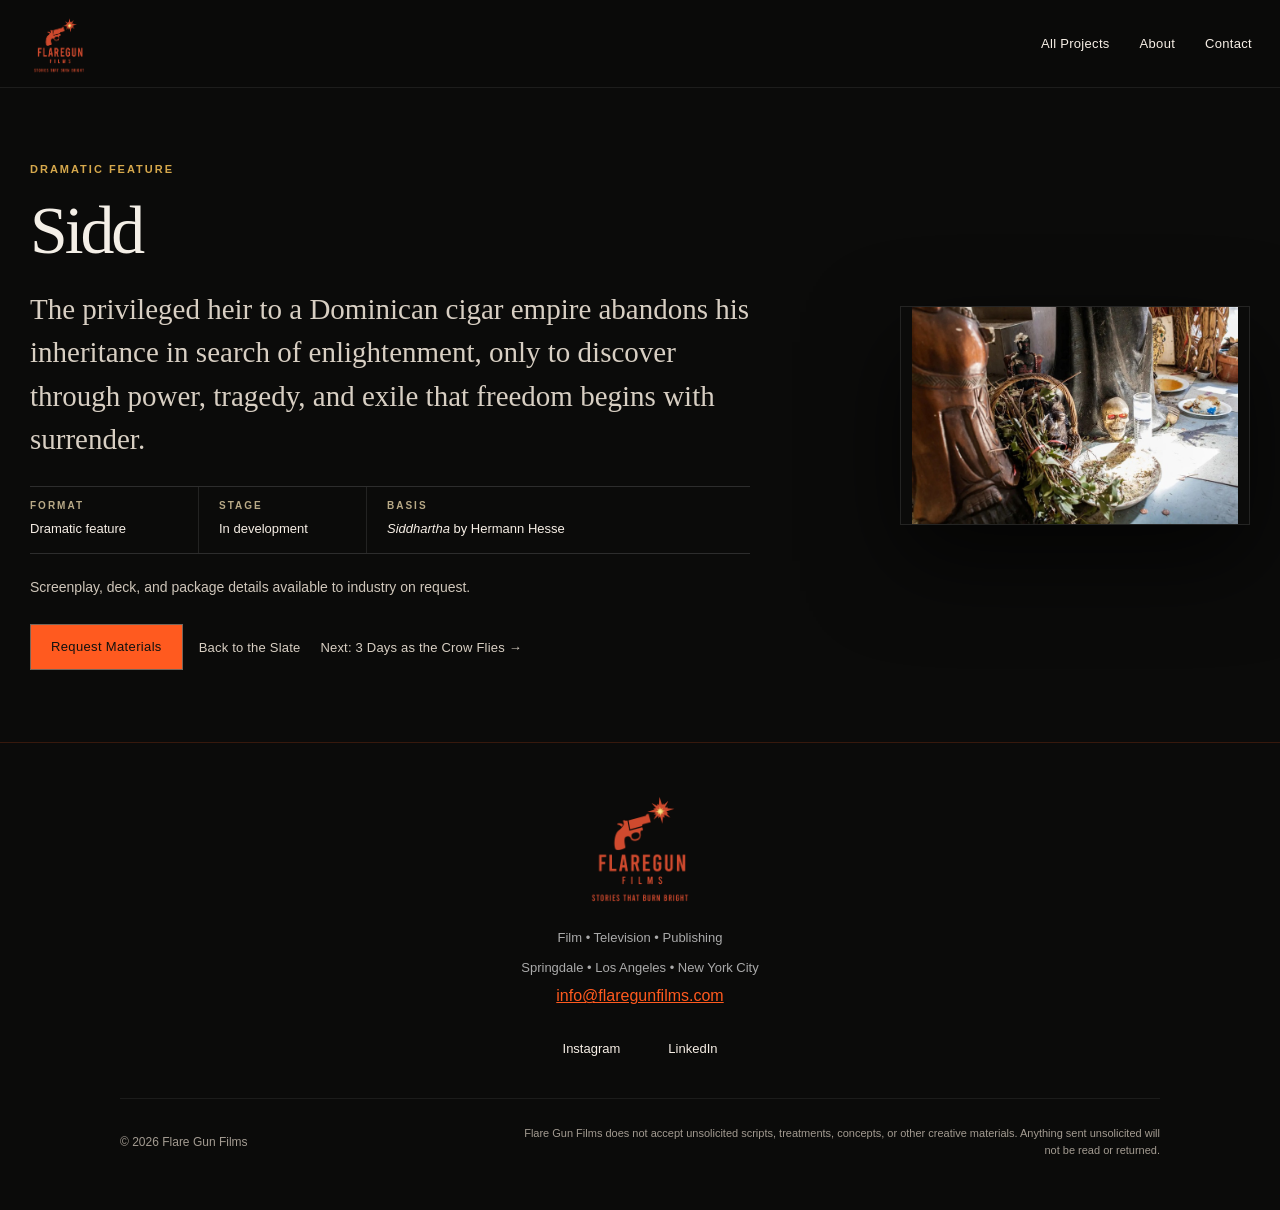
<file: sidd.html>
<!DOCTYPE html>
<html lang="en">
<head>
  <meta charset="UTF-8">
  <meta name="viewport" content="width=device-width, initial-scale=1">
  <meta name="description" content="The heir to a Dominican cigar empire abandons his inheritance in search of enlightenment and discovers freedom in surrender.">
  <link rel="canonical" href="https://www.flaregunfilms.com/sidd.html">
  <meta property="og:type" content="website">
  <meta property="og:site_name" content="Flare Gun Films">
  <meta property="og:url" content="https://www.flaregunfilms.com/sidd.html">
  <meta property="og:title" content="Sidd | Flare Gun Films">
  <meta property="og:description" content="The heir to a Dominican cigar empire abandons his inheritance in search of enlightenment and discovers freedom in surrender.">
  <meta property="og:image" content="https://www.flaregunfilms.com/assets/sidd/sidd-01.jpg">
  <meta name="twitter:card" content="summary_large_image">
  <meta name="twitter:title" content="Sidd | Flare Gun Films">
  <meta name="twitter:description" content="The heir to a Dominican cigar empire abandons his inheritance in search of enlightenment and discovers freedom in surrender.">
  <meta name="twitter:image" content="https://www.flaregunfilms.com/assets/sidd/sidd-01.jpg">
  <title>Sidd | Flare Gun Films</title>
  <link rel="stylesheet" href="style.css?v=2026-10-23-professional">
  <link rel="icon" type="image/png" href="assets/brand/favicon.png">
  <link rel="stylesheet" href="/polish.css?v=2026-10-23-mobile">
</head>
<body class="project-page teaser-page sidd-page">
  <a class="skip-link" href="#main-content">Skip to content</a>
  <header class="nav">
    <a class="brand" href="/" aria-label="Flare Gun Films &mdash; home"><img width="1080" height="1080" src="assets/brand/flare-gun-films-logo.png" alt="" aria-hidden="true"></a>
    <nav aria-label="Main navigation">
      <a href="/#projects">All Projects</a>
      <a href="/#about">About</a>
      <a href="#contact">Contact</a>
    </nav>
  </header>

  <main id="main-content" class="teaser-shell clean-project-hero">
    <section class="teaser-copy">
      <p class="eyebrow">Dramatic Feature</p>
      <h1>Sidd</h1>
      <p class="lead">The privileged heir to a Dominican cigar empire abandons his inheritance in search of enlightenment, only to discover through power, tragedy, and exile that freedom begins with surrender.</p>
      <dl class="teaser-facts"><div><dt>Format</dt><dd>Dramatic feature</dd></div><div><dt>Stage</dt><dd>In development</dd></div><div><dt>Basis</dt><dd><em>Siddhartha</em> by Hermann Hesse</dd></div></dl>
      <div class="teaser-access">
        <p>Screenplay, deck, and package details available to industry on request.</p>
        <a class="button sidd-button" href="industry-inquiry.html?project=Sidd">Request Materials</a>
        <a class="text-link" href="/#projects">Back to the Slate</a>
        <a class="text-link" href="/3-days-as-the-crow-flies.html">Next: 3 Days as the Crow Flies &rarr;</a>
      </div>
    </section>
    <aside class="teaser-art teaser-art-wide">
      <img width="800" height="533" src="assets/sidd/sidd-01.jpg" alt="Sidd concept image">
    </aside>
  </main>

  <footer id="contact">
    <img width="1080" height="1080" src="assets/brand/flare-gun-films-logo.png" alt="" aria-hidden="true">
    <p>Film &bull; Television &bull; Publishing</p>
    <p>Springdale &bull; Los Angeles &bull; New York City</p>
    <a href="mailto:info@flaregunfilms.com">info@flaregunfilms.com</a>
    <div class="social-links" aria-label="Flare Gun Films social media">
      <a href="https://www.instagram.com/flaregunfilms/" target="_blank" rel="noopener noreferrer">Instagram</a>
      <a href="https://www.linkedin.com/company/flaregun-films" target="_blank" rel="noopener noreferrer">LinkedIn</a>
    </div>
    <div class="footer-legal">
      <p class="copyright">&copy; 2026 Flare Gun Films</p>
      <p class="submission-note">Flare Gun Films does not accept unsolicited scripts, treatments, concepts, or other creative materials. Anything sent unsolicited will not be read or returned.</p>
    </div>
  </footer>
</body>
</html>
</file>
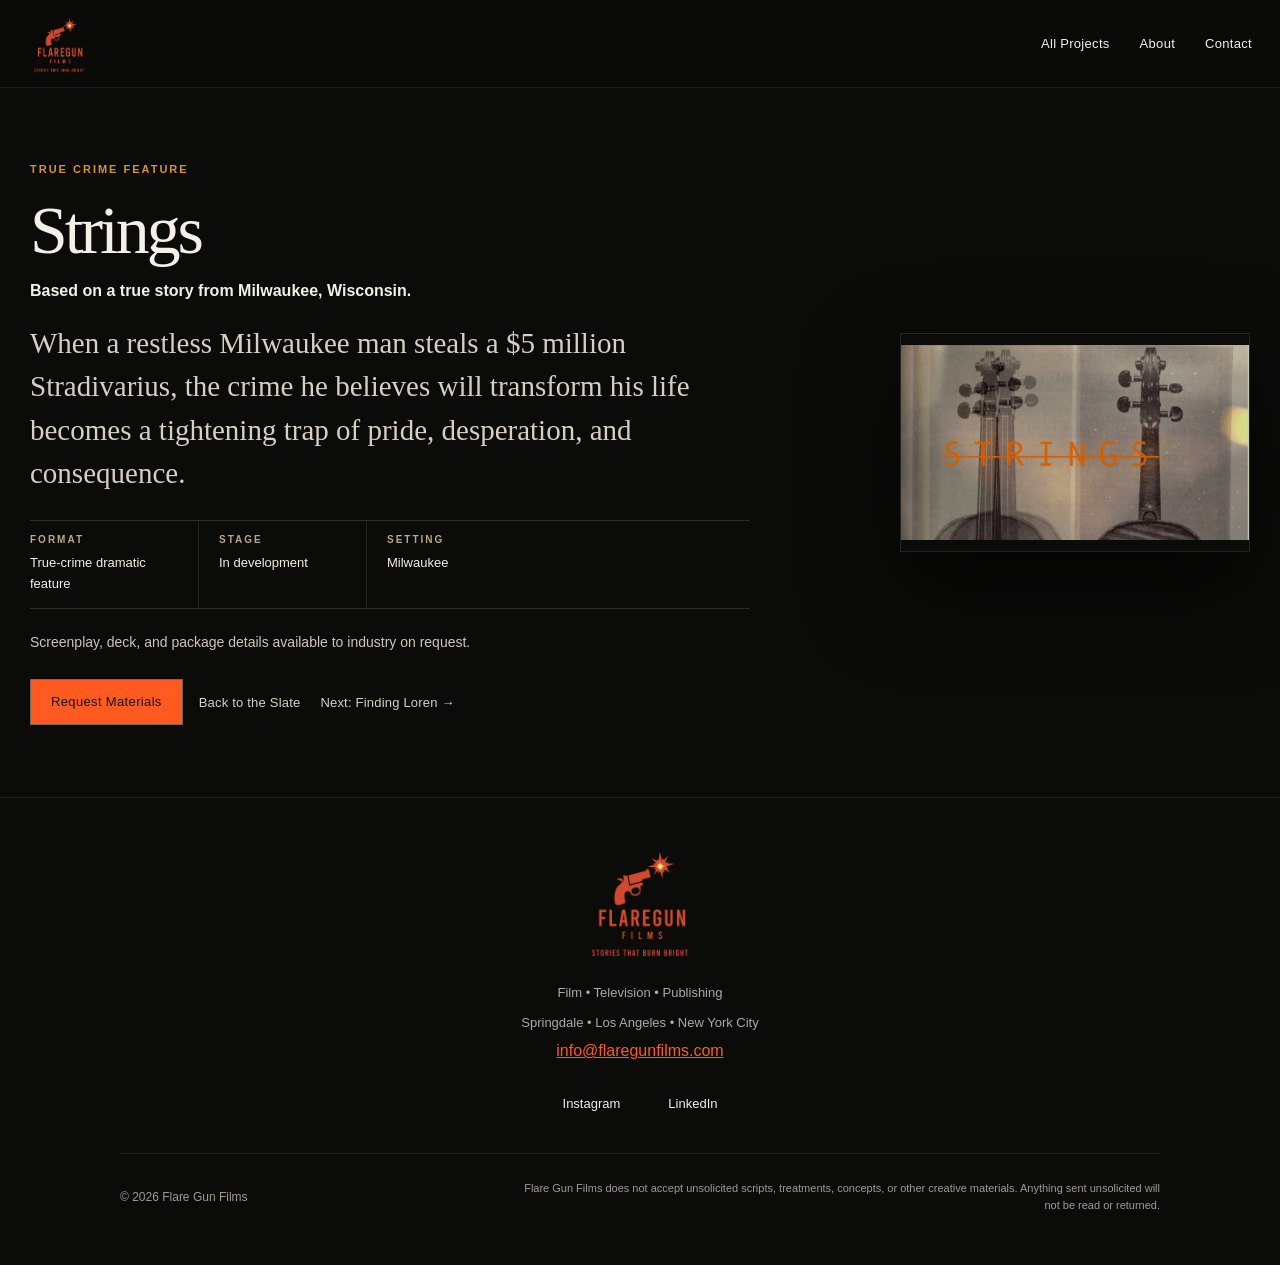
<file: strings.html>
<!DOCTYPE html>
<html lang="en">
<head>
  <meta charset="UTF-8">
  <meta name="viewport" content="width=device-width, initial-scale=1">
  <meta name="description" content="A Milwaukee man steals a $5 million Stradivarius and finds himself trapped by pride, desperation, and consequence.">
  <link rel="canonical" href="https://www.flaregunfilms.com/strings.html">
  <meta property="og:type" content="website">
  <meta property="og:site_name" content="Flare Gun Films">
  <meta property="og:url" content="https://www.flaregunfilms.com/strings.html">
  <meta property="og:title" content="Strings | Flare Gun Films">
  <meta property="og:description" content="A Milwaukee man steals a $5 million Stradivarius and finds himself trapped by pride, desperation, and consequence.">
  <meta property="og:image" content="https://www.flaregunfilms.com/assets/strings/hero.jpg">
  <meta name="twitter:card" content="summary_large_image">
  <meta name="twitter:title" content="Strings | Flare Gun Films">
  <meta name="twitter:description" content="A Milwaukee man steals a $5 million Stradivarius and finds himself trapped by pride, desperation, and consequence.">
  <meta name="twitter:image" content="https://www.flaregunfilms.com/assets/strings/hero.jpg">
  <title>Strings | Flare Gun Films</title>
  <link rel="stylesheet" href="style.css?v=2026-10-23-professional">
  <link rel="icon" type="image/png" href="assets/brand/favicon.png">
  <link rel="stylesheet" href="/polish.css?v=2026-10-23-mobile">
</head>
<body class="project-page teaser-page strings-page">
  <a class="skip-link" href="#main-content">Skip to content</a>
  <header class="nav">
    <a class="brand" href="/" aria-label="Flare Gun Films &mdash; home"><img width="1080" height="1080" src="assets/brand/flare-gun-films-logo.png" alt="" aria-hidden="true"></a>
    <nav aria-label="Main navigation">
      <a href="/#projects">All Projects</a>
      <a href="/#about">About</a>
      <a href="#contact">Contact</a>
    </nav>
  </header>

  <main id="main-content" class="teaser-shell clean-project-hero">
    <section class="teaser-copy">
      <p class="eyebrow">True Crime Feature</p>
      <h1>Strings</h1>
      <p><strong>Based on a true story from Milwaukee, Wisconsin.</strong></p>
      <p class="lead">When a restless Milwaukee man steals a $5 million Stradivarius, the crime he believes will transform his life becomes a tightening trap of pride, desperation, and consequence.</p>
      <dl class="teaser-facts"><div><dt>Format</dt><dd>True-crime dramatic feature</dd></div><div><dt>Stage</dt><dd>In development</dd></div><div><dt>Setting</dt><dd>Milwaukee</dd></div></dl>
      <div class="teaser-access">
        <p>Screenplay, deck, and package details available to industry on request.</p>
        <a class="button strings-button" href="industry-inquiry.html?project=Strings">Request Materials</a>
        <a class="text-link" href="/#projects">Back to the Slate</a>
        <a class="text-link" href="/finding-loren.html">Next: Finding Loren &rarr;</a>
      </div>
    </section>
    <aside class="teaser-art teaser-art-wide">
      <img width="1800" height="1012" src="assets/strings/hero.jpg" alt="Strings teaser image">
    </aside>
  </main>

  <footer id="contact">
    <img width="1080" height="1080" src="assets/brand/flare-gun-films-logo.png" alt="" aria-hidden="true">
    <p>Film &bull; Television &bull; Publishing</p>
    <p>Springdale &bull; Los Angeles &bull; New York City</p>
    <a href="mailto:info@flaregunfilms.com">info@flaregunfilms.com</a>
    <div class="social-links" aria-label="Flare Gun Films social media">
      <a href="https://www.instagram.com/flaregunfilms/" target="_blank" rel="noopener noreferrer">Instagram</a>
      <a href="https://www.linkedin.com/company/flaregun-films" target="_blank" rel="noopener noreferrer">LinkedIn</a>
    </div>
    <div class="footer-legal">
      <p class="copyright">&copy; 2026 Flare Gun Films</p>
      <p class="submission-note">Flare Gun Films does not accept unsolicited scripts, treatments, concepts, or other creative materials. Anything sent unsolicited will not be read or returned.</p>
    </div>
  </footer>
</body>
</html>
</file>
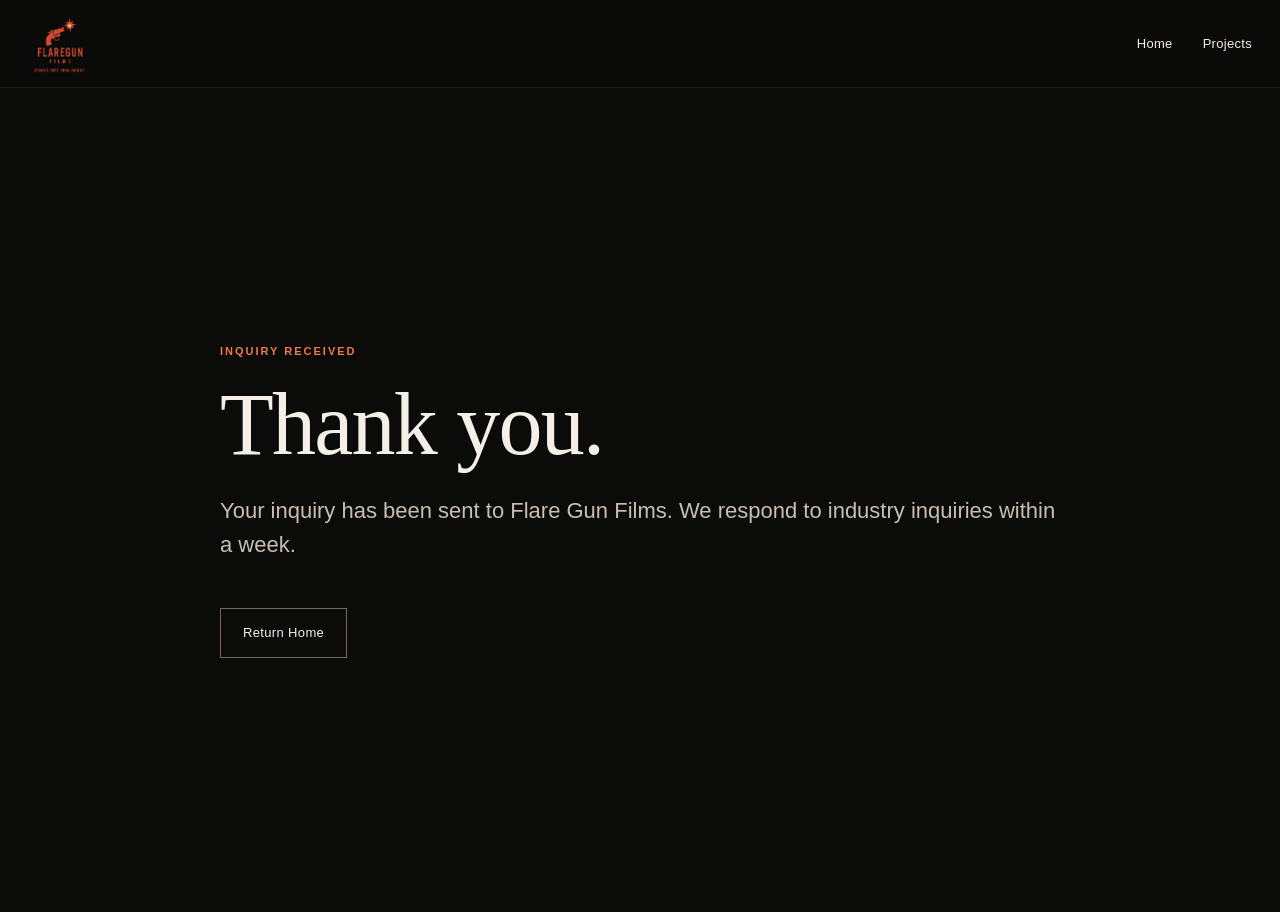
<file: thanks.html>
<!DOCTYPE html>
<html lang="en">
<head>
  <meta charset="UTF-8">
  <meta name="viewport" content="width=device-width, initial-scale=1">
  <meta name="robots" content="noindex, follow">
  <title>Inquiry Received | Flare Gun Films</title>
  <link rel="stylesheet" href="style.css?v=2026-10-23-professional">
  <link rel="icon" type="image/png" href="assets/brand/favicon.png">
  <link rel="stylesheet" href="/polish.css?v=2026-10-23-mobile">
</head>
<body class="inquiry-page">
  <a class="skip-link" href="#main-content">Skip to content</a>
  <header class="nav">
    <a class="brand" href="/"><img width="1080" height="1080" src="FlareGun-Slogan3 - Clear.png" alt="Flare Gun Films logo"></a>
    <nav aria-label="Main navigation"><a href="/">Home</a><a href="index.html#projects">Projects</a></nav>
  </header>
  <main id="main-content" class="thanks-panel">
    <p class="eyebrow">Inquiry Received</p>
    <h1>Thank you.</h1>
    <p>Your inquiry has been sent to Flare Gun Films. We respond to industry inquiries within a week.</p>
    <a class="button" href="/">Return Home</a>
  </main>
</body>
</html>
</file>
<file: style.css>
* {
  box-sizing: border-box;
}

html {
  scroll-behavior: smooth;
}

:focus-visible {
  outline: 2px solid #ff5a1f;
  outline-offset: 4px;
}

body {
  margin: 0;
  background: #030303;
  color: #f7efe6;
  font-family: Arial, Helvetica, sans-serif;
}

.nav {
  position: sticky;
  top: 0;
  z-index: 20;
  height: 76px;
  padding: 14px 34px;
  display: flex;
  justify-content: space-between;
  align-items: center;
  background: rgba(3, 3, 3, 0.86);
  backdrop-filter: blur(12px);
  border-bottom: 1px solid rgba(255,255,255,.08);
}

.brand img {
  display: block;
  height: 50px;
  width: auto;
  object-fit: contain;
}

.nav nav {
  display: flex;
  gap: 28px;
}

.nav a {
  color: #f7efe6;
  text-decoration: none;
  text-transform: uppercase;
  letter-spacing: 2px;
  font-size: 12px;
  font-weight: 800;
}

.nav nav a:hover {
  color: #ff5a1f;
}

.hero {
  min-height: calc(100vh - 76px);
  display: grid;
  place-items: start center;
  padding: clamp(36px, 6vh, 72px) 24px clamp(64px, 8vh, 108px);
  text-align: center;
  position: relative;
  overflow: hidden;
  background:
    linear-gradient(rgba(0,0,0,.10), rgba(0,0,0,.9)),
    radial-gradient(circle at 50% 38%, rgba(255,90,31,.32), transparent 32%),
    radial-gradient(circle at 15% 70%, rgba(255,90,31,.22), transparent 26%),
    #030303;
}

.hero::before {
  content: "";
  position: absolute;
  inset: 0;
  background:
    linear-gradient(90deg, rgba(0,0,0,.95), transparent 48%, rgba(0,0,0,.75)),
    url("https://images.unsplash.com/photo-1485846234645-a62644f84728?auto=format&fit=crop&w=1800&q=80");
  background-size: cover;
  background-position: center;
  opacity: .22;
  filter: grayscale(100%) contrast(1.2);
}

.hero-inner {
  position: relative;
  z-index: 2;
  max-width: 920px;
  margin-top: clamp(8px, 3vh, 42px);
  display: flex;
  flex-direction: column;
  align-items: center;
}

.hero-logo-crop {
  display: block;
  width: min(360px, 68vw);
  aspect-ratio: 1.16;
  margin: 0 auto clamp(20px, 3vh, 34px);
  overflow: hidden;
  filter: drop-shadow(0 0 42px rgba(255,90,31,.45));
}

.hero-logo {
  display: block;
  width: 100%;
  height: auto;
  padding: 0;
  border: 0;
  background: transparent;
}

.eyebrow {
  margin: 0 0 16px;
  color: #ff5a1f;
  text-transform: uppercase;
  letter-spacing: 5px;
  font-size: 12px;
  font-weight: 900;
}

h1 {
  margin: 0;
  font-family: Georgia, "Times New Roman", serif;
  font-size: clamp(30px, 4.4vw, 58px);
  font-weight: 400;
  line-height: 1.08;
  letter-spacing: -.02em;
}

.hero h1 + .eyebrow {
  margin: 16px 0 0;
}

.hero-credit {
  margin: 16px 0 0;
  color: #e8ded2;
  font-family: Georgia, "Times New Roman", serif;
  font-size: clamp(15px, 1.5vw, 19px);
  letter-spacing: .02em;
}

.hero-credit em {
  color: #ff6d35;
}

.hero-credit + .eyebrow {
  margin: 13px 0 0;
}

.hero .eyebrow + .button {
  margin-top: 28px;
}

.hero-text {
  max-width: 720px;
  margin: 16px auto 28px;
  color: #d8cfc3;
  font-size: clamp(17px, 1.8vw, 21px);
  line-height: 1.45;
}

.button {
  display: inline-block;
  padding: 15px 28px;
  border: 1px solid #ff5a1f;
  color: #ff5a1f;
  text-decoration: none;
  text-transform: uppercase;
  letter-spacing: 3px;
  font-size: 12px;
  font-weight: 900;
}

.button:hover {
  background: #ff5a1f;
  color: #030303;
}

.section {
  max-width: 1220px;
  margin: 0 auto;
  padding: 90px 28px;
}

h2 {
  margin: 0 0 30px;
  font-size: clamp(36px, 5vw, 64px);
  line-height: .95;
  text-transform: uppercase;
  letter-spacing: -1px;
}

.section-note {
  max-width: 660px;
  margin: -10px 0 34px;
  color: #aaa;
  font-size: 17px;
  line-height: 1.6;
}

.slate-access {
  margin: 30px 0 0;
  color: #aaa;
  font-size: 13px;
  font-weight: 800;
  letter-spacing: 1.5px;
  line-height: 1.5;
  text-transform: uppercase;
}

.grid {
  display: grid;
  grid-template-columns: repeat(3, 1fr);
  gap: 18px;
}

.card-link { color: inherit; text-decoration: none; }

.card {
  height: 100%;
  min-height: 310px;
  padding: 24px;
  display: flex;
  flex-direction: column;
  justify-content: flex-end;
  border: 1px solid rgba(255,255,255,.12);
  background:
    linear-gradient(rgba(0,0,0,.05), rgba(0,0,0,.92)),
    radial-gradient(circle at top left, rgba(255,90,31,.28), transparent 42%),
    #101010;
}

.card-link:hover .card,
.card-link:focus-visible .card {
  border-color: #ff5a1f;
  transform: translateY(-5px);
  transition: .25s ease;
}

.card p {
  margin: 0 0 8px;
  color: #ff5a1f;
  text-transform: uppercase;
  letter-spacing: 2px;
  font-size: 11px;
  font-weight: 900;
}

.card h3 {
  margin: 0;
  color: white;
  font-size: 32px;
  line-height: 1;
  text-transform: uppercase;
}

.card .card-hook {
  margin: 14px 0 0;
  color: #d8cfc3;
  font-family: Georgia, "Times New Roman", serif;
  font-size: 15px;
  font-weight: 400;
  letter-spacing: 0;
  line-height: 1.45;
  text-transform: none;
}

.split {
  max-width: 1220px;
  margin: 0 auto;
  padding: 90px 28px;
  display: grid;
  grid-template-columns: .85fr 1.15fr;
  gap: 70px;
  border-top: 1px solid rgba(255,255,255,.1);
}

.split p {
  color: #d8cfc3;
  font-size: 21px;
  line-height: 1.65;
}

.split .about-flare {
  color: #f7efe6;
  font-family: Georgia, "Times New Roman", serif;
  font-size: clamp(23px, 2.6vw, 34px);
  line-height: 1.35;
}

.about-link {
  margin-top: 8px;
}

.selected-work {
  max-width: 1220px;
  margin: 0 auto;
  padding: 76px 28px 100px;
  border-top: 1px solid rgba(255,255,255,.1);
}

.selected-work-heading {
  display: grid;
  grid-template-columns: 1fr 1fr;
  align-items: end;
  gap: 30px;
  margin-bottom: 34px;
}

.selected-work-heading .eyebrow {
  grid-column: 1 / -1;
  margin-bottom: -12px;
}

.selected-work-heading h2,
.selected-work-heading > p:last-child {
  margin: 0;
}

.selected-work-heading > p:last-child {
  max-width: 420px;
  justify-self: end;
  color: #aaa;
  font-size: 15px;
  line-height: 1.6;
}

.work-strip {
  display: grid;
  grid-template-columns: repeat(3, 1fr);
  gap: 12px;
}

.work-title {
  min-width: 0;
  display: flex;
  flex-direction: column;
  border-top: 1px solid rgba(255,90,31,.55);
  background: #090909;
}

.work-art {
  width: 100%;
  aspect-ratio: 4 / 5;
  padding: 14px;
  display: grid;
  place-items: center;
  background: radial-gradient(circle at 50% 42%, #24201d, #080808 72%);
}

.work-art img {
  display: block;
  width: 100%;
  height: 100%;
  object-fit: contain;
  filter: saturate(.85) contrast(1.05);
  transition: filter .35s ease;
}

.work-title:hover .work-art img {
  filter: saturate(1) contrast(1.05);
}

.work-caption {
  padding: 20px 20px 22px;
  border: 1px solid rgba(255,255,255,.1);
  border-top: 0;
}

.work-caption h3 {
  margin: 0;
  color: #fff;
  font-size: clamp(22px, 2.2vw, 30px);
  line-height: 1;
  text-transform: uppercase;
}

.work-caption h3 span {
  color: #aaa;
  font-size: .55em;
  letter-spacing: 0;
}

.work-caption p {
  margin: 9px 0 0;
  color: #aaa;
  font-size: 12px;
  line-height: 1.55;
}

.work-caption strong,
.work-caption small {
  display: block;
}

.work-caption strong {
  color: #ff5a1f;
  font-size: 10px;
  letter-spacing: 1.5px;
  text-transform: uppercase;
}

.work-caption small {
  margin-top: 7px;
  color: #b8b0a7;
  font-size: 12px;
}

.contact-panel {
  padding: 100px 28px;
  text-align: center;
  background:
    linear-gradient(rgba(0,0,0,.82), rgba(0,0,0,.94)),
    radial-gradient(circle at 50% 45%, rgba(255,90,31,.22), transparent 36%),
    #070707;
  border-top: 1px solid rgba(255,255,255,.1);
}

.contact-panel h2,
.contact-panel p {
  max-width: 820px;
  margin-left: auto;
  margin-right: auto;
}

.contact-panel h2 {
  font-size: clamp(32px, 4vw, 48px);
}

.contact-panel p {
  color: #d8cfc3;
  font-size: 21px;
  line-height: 1.6;
  margin-bottom: 34px;
}

.contact-actions {
  display: flex;
  justify-content: center;
  flex-wrap: wrap;
  gap: 12px;
}

.contact-panel .contact-locations {
  margin-top: 28px;
  margin-bottom: 0;
  color: #938b82;
  font-size: 12px;
  font-weight: 800;
  letter-spacing: 2px;
  text-transform: uppercase;
}

footer {
  padding: 58px 28px;
  text-align: center;
  border-top: 1px solid rgba(255,255,255,.1);
}

footer img {
  display: block;
  width: 120px;
  height: auto;
  margin: 0 auto 20px;
  background: transparent;
}

.card-forever {
  background:
    linear-gradient(rgba(0,0,0,.08), rgba(0,0,0,.94)),
    radial-gradient(circle at 50% 28%, rgba(255,90,31,.18), transparent 48%),
    url("assets/forever-tree/poster.jpg") center 38% / contain no-repeat,
    #070707;
}

.card-crow {
  background:
    linear-gradient(rgba(0,0,0,.08), rgba(0,0,0,.92)),
    radial-gradient(circle at 50% 24%, rgba(255,90,31,.16), transparent 50%),
    url("assets/crow-flies/novel-cover.jpg") center 36% / contain no-repeat,
    #070707;
}

.card-sidd {
  background:
    linear-gradient(rgba(0,0,0,.12), rgba(0,0,0,.94)),
    radial-gradient(circle at 50% 28%, rgba(255,90,31,.18), transparent 48%),
    url("assets/sidd/los-misterios.jpg") center / contain no-repeat,
    #070707;
}

.card-hell {
  background:
    linear-gradient(rgba(0,0,0,.08), rgba(0,0,0,.92)),
    radial-gradient(circle at 50% 26%, rgba(255,38,61,.18), transparent 48%),
    url("assets/forty-minutes/poster.jpg?v=2") center 38% / contain no-repeat,
    #070707;
}

.card-loren {
  position: relative;
  isolation: isolate;
  overflow: hidden;
  background:
    radial-gradient(circle at 50% 28%, rgba(213,167,95,.2), transparent 52%),
    #070707;
}

.card-loren::before {
  content: "";
  position: absolute;
  inset: 8px 10px 48px;
  z-index: 0;
  background: url("assets/finding-loren/stephen-and-dad.jpg") center 42% / cover no-repeat;
  opacity: .92;
  filter: sepia(.12) saturate(.82) contrast(1.04);
  -webkit-mask-image: radial-gradient(ellipse 78% 82% at 50% 42%, #000 54%, transparent 100%);
  mask-image: radial-gradient(ellipse 78% 82% at 50% 42%, #000 54%, transparent 100%);
}

.card-loren::after {
  content: "";
  position: absolute;
  inset: 0;
  z-index: 1;
  background: linear-gradient(180deg, transparent 25%, rgba(7,7,7,.16) 48%, #070707 88%);
}

.card-loren > * {
  position: relative;
  z-index: 2;
}

:is(.crow-cinema-section, .forever-cinema-section, .hell-cinema-section) {
  max-width: 1180px;
  margin: 0 auto;
  padding: 80px 30px 120px;
  text-align: center;
}

:is(.crow-cinema-section, .forever-cinema-section, .hell-cinema-section) h2 {
  margin: 8px 0 42px;
  color: var(--crow-cream);
  font-family: Georgia, "Times New Roman", serif;
  font-size: clamp(42px, 6vw, 76px);
  font-weight: 400;
  letter-spacing: -.035em;
}

.cinema-theater {
  padding: 18px 18px 24px;
  border: 2px solid #9b6b2d;
  background: linear-gradient(145deg, #6b451c, #211407 42%, #503115 78%, #120a04);
  box-shadow: 0 35px 100px rgba(0,0,0,.78), inset 0 0 0 5px #1b1007, inset 0 0 0 7px rgba(221,167,83,.42);
}

.cinema-marquee {
  margin-bottom: 16px;
  padding: 18px 54px;
  position: relative;
  border: 4px double #7a4b17;
  background:
    radial-gradient(circle, #ffe4a1 0 2px, transparent 3px) 4px 4px / 18px 18px,
    linear-gradient(#efe0b5, #c9a969);
  color: #251305;
  text-transform: uppercase;
  letter-spacing: clamp(3px, .7vw, 8px);
  font-family: Georgia, "Times New Roman", serif;
  font-size: clamp(15px, 2.2vw, 27px);
  font-weight: 700;
  text-shadow: 0 1px rgba(255,255,255,.65);
}

.cinema-marquee span {
  display: inline-block;
  padding: 7px 20px;
  background: rgba(239,224,181,.9);
}

.cinema-stage {
  min-width: 0;
  display: grid;
  grid-template-columns: clamp(24px, 7vw, 82px) minmax(0, 1fr) clamp(24px, 7vw, 82px);
  align-items: stretch;
  background: #160202;
}

.cinema-screen {
  min-width: 0;
  padding: 10px;
  border: 8px solid #120d08;
  background: #030303;
  box-shadow: 0 0 0 2px #b08343, 0 0 40px rgba(255,216,145,.14);
}

.cinema-screen :is(video, iframe) {
  display: block;
  width: 100%;
  aspect-ratio: 16 / 9;
  background: #000;
  object-fit: contain;
}

.cinema-curtain {
  position: relative;
  z-index: 1;
  background:
    repeating-linear-gradient(90deg, rgba(255,255,255,.06) 0 5px, transparent 5px 14px),
    linear-gradient(90deg, #310308, #760d18 42%, #3c040b 75%, #170105);
  box-shadow: inset -8px 0 18px rgba(0,0,0,.55);
}

.cinema-curtain-right {
  transform: scaleX(-1);
}

.forever-cinema-section {
  max-width: 1020px;
  padding-top: 68px;
  padding-bottom: 88px;
  border-top: 1px solid rgba(232,221,186,.12);
  background: radial-gradient(circle at 50% 58%, rgba(185,170,135,.09), transparent 48%);
}

.hell-cinema-section {
  max-width: 1020px;
  padding-top: 68px;
  padding-bottom: 88px;
  border-top: 1px solid rgba(255,90,31,.16);
  background: radial-gradient(circle at 50% 58%, rgba(255,90,31,.08), transparent 48%);
}

.hell-cinema-section h2 {
  margin-bottom: 30px;
  font-size: clamp(42px, 4.5vw, 60px);
}

.hell-theater {
  border-color: #9b6b2d;
}

.sizzle-reel-note {
  max-width: 720px;
  margin: 22px auto 0;
  color: #8f8a82;
  font-size: 12px;
  line-height: 1.6;
}

.forever-cinema-section h2 {
  margin-bottom: 30px;
  font-size: clamp(42px, 4.5vw, 60px);
}

.forever-cinema-section .eyebrow { color: #b9aa87; }

.forever-theater {
  border-color: #857041;
  background: linear-gradient(145deg, #564821, #151b14 42%, #463a1e 78%, #080c08);
}

.forever-theater .cinema-curtain {
  background:
    repeating-linear-gradient(90deg, rgba(255,255,255,.045) 0 5px, transparent 5px 14px),
    linear-gradient(90deg, #061109, #18351f 42%, #0a1f11 75%, #020704);
}

.forever-short-film-section {
  max-width: 1020px;
  margin: 0 auto;
  padding: clamp(72px, 8vw, 110px) 30px;
  text-align: center;
  border-top: 1px solid rgba(232,221,186,.12);
}

.forever-short-film-heading {
  max-width: 680px;
  margin: 0 auto 34px;
}

.forever-short-film-heading .eyebrow { color: #b9aa87; }

.forever-short-film-heading h2 {
  margin: 8px 0 16px;
  color: var(--paper);
  font-family: Georgia, "Times New Roman", serif;
  font-size: clamp(42px, 4.5vw, 60px);
  font-weight: 400;
  letter-spacing: -.035em;
}

.forever-short-film-heading > p:last-child {
  margin: 0;
  color: #bcb5a8;
  font-size: 16px;
  line-height: 1.6;
}

.forever-short-player {
  padding: 8px;
  border: 1px solid rgba(213,193,151,.48);
  background: #030403;
  box-shadow: 0 28px 80px rgba(0,0,0,.42);
}

.forever-short-player iframe {
  display: block;
  width: 100%;
  aspect-ratio: 16 / 9;
  border: 0;
  background: #000;
}

.forever-youtube-link {
  display: inline-block;
  margin-top: 22px;
}

.forever-audience-response {
  margin-top: clamp(54px, 6vw, 78px);
  padding-top: clamp(42px, 5vw, 62px);
  border-top: 1px solid rgba(213,193,151,.18);
}

.forever-audience-heading {
  max-width: 800px;
  margin: 0 auto 30px;
}

.forever-audience-heading .eyebrow {
  margin-bottom: 9px;
  color: #b9aa87;
}

.forever-audience-heading h2 {
  margin: 0 0 18px;
  color: var(--paper);
  font-family: Georgia, "Times New Roman", serif;
  font-size: clamp(38px, 5vw, 64px);
  font-weight: 400;
  letter-spacing: -.045em;
  line-height: 1;
  text-transform: none;
}

.forever-audience-intro {
  max-width: 690px;
  margin: 0 auto 18px;
  color: #c8c0b2;
  font-family: Georgia, "Times New Roman", serif;
  font-size: clamp(18px, 2vw, 22px);
  line-height: 1.5;
}

.forever-stats-date {
  margin: 0;
  color: #817b70;
  text-transform: uppercase;
  letter-spacing: 1.5px;
  font-size: 9px;
  font-weight: 800;
}

.forever-audience-stats {
  max-width: 820px;
  margin: 0 auto 42px;
  display: grid;
  grid-template-columns: repeat(4, 1fr);
  border-top: 1px solid rgba(213,193,151,.18);
  border-bottom: 1px solid rgba(213,193,151,.18);
}

.forever-audience-stats div {
  padding: 22px 16px 20px;
}

.forever-audience-stats div + div {
  border-left: 1px solid rgba(213,193,151,.18);
}

.forever-audience-stats dt {
  color: var(--paper);
  font-family: Georgia, "Times New Roman", serif;
  font-size: clamp(28px, 3.2vw, 42px);
  line-height: 1;
}

.forever-audience-stats dd {
  margin: 8px 0 0;
  color: #918979;
  text-transform: uppercase;
  letter-spacing: 1.8px;
  font-size: 9px;
  font-weight: 800;
}

.forever-comment-ticker {
  width: 100%;
  overflow: hidden;
  padding: 2px 0 12px;
  -webkit-mask-image: linear-gradient(90deg, transparent, #000 7%, #000 93%, transparent);
  mask-image: linear-gradient(90deg, transparent, #000 7%, #000 93%, transparent);
}

.forever-comment-track {
  width: max-content;
  display: flex;
  gap: 14px;
  animation: forever-comments-scroll 58s linear infinite;
}

.forever-comment-ticker:hover .forever-comment-track {
  animation-play-state: paused;
}

.forever-comment-set {
  display: flex;
  gap: 14px;
}

.forever-comment-set blockquote {
  width: 330px;
  min-height: 132px;
  margin: 0;
  padding: 24px;
  display: flex;
  flex-direction: column;
  justify-content: space-between;
  gap: 18px;
  border: 1px solid rgba(213,193,151,.16);
  background: rgba(255,255,255,.025);
  text-align: left;
}

.forever-comment-set p {
  margin: 0;
  color: #ddd4c5;
  font-family: Georgia, "Times New Roman", serif;
  font-size: 17px;
  line-height: 1.45;
}

.forever-comment-set cite {
  color: #8f887b;
  font-style: normal;
  letter-spacing: 1px;
  font-size: 10px;
}

@keyframes forever-comments-scroll {
  to { transform: translateX(calc(-50% - 7px)); }
}

.forever-comment-wall {
  margin-top: clamp(48px, 6vw, 72px);
  padding: clamp(30px, 4vw, 46px);
  border: 1px solid rgba(213,193,151,.2);
  background: linear-gradient(145deg, rgba(185,170,135,.08), transparent 36%), #090c09;
  text-align: left;
}

.forever-comment-wall-heading {
  margin-bottom: 26px;
  display: flex;
  align-items: flex-end;
  justify-content: space-between;
  gap: 30px;
}

.forever-comment-wall-heading .eyebrow { margin-bottom: 10px; color: #b9aa87; }

.forever-comment-wall-heading h3 {
  margin: 0;
  color: var(--paper);
  font-family: Georgia, "Times New Roman", serif;
  font-size: clamp(28px, 3.5vw, 46px);
  font-weight: 400;
  letter-spacing: -.035em;
  line-height: 1.08;
}

.forever-comment-wall-heading > p {
  flex: 0 0 auto;
  margin: 0;
  color: #8f887b;
  text-transform: uppercase;
  letter-spacing: 1.4px;
  font-size: 9px;
  font-weight: 800;
}

.forever-comment-wall-heading > p strong { color: var(--paper); font-size: 14px; }

.forever-all-comments {
  max-height: 720px;
  padding: 4px 12px 4px 0;
  display: grid;
  grid-template-columns: repeat(2, minmax(0, 1fr));
  gap: 12px;
  overflow-y: auto;
  scrollbar-color: #8f7c58 #11150f;
  scrollbar-width: thin;
}

.forever-all-comments::-webkit-scrollbar { width: 10px; }
.forever-all-comments::-webkit-scrollbar-track { background: #11150f; }
.forever-all-comments::-webkit-scrollbar-thumb { background: #8f7c58; border: 2px solid #11150f; }

.forever-audience-comment {
  min-width: 0;
  padding: 20px;
  border: 1px solid rgba(213,193,151,.14);
  background: rgba(255,255,255,.025);
}

.forever-audience-comment p {
  margin: 0 0 18px;
  color: #ddd4c5;
  font-family: Georgia, "Times New Roman", serif;
  font-size: 16px;
  line-height: 1.5;
}

.forever-audience-comment footer {
  padding: 0;
  border: 0;
  background: transparent;
  text-align: left;
}

.forever-audience-comment a,
.forever-audience-comment span {
  color: #a99d87;
  text-decoration: none;
  letter-spacing: .6px;
  font-size: 10px;
  font-style: normal;
}

.forever-audience-comment a:hover { color: var(--paper); }
.forever-comments-loading { grid-column: 1 / -1; color: #8f887b; }

.forever-comments-source {
  margin: 20px 0 0;
  color: #777165;
  font-size: 11px;
  line-height: 1.6;
}

.forever-comments-source a { color: #aa9670; }

@media (max-width: 560px) {
  :is(.crow-cinema-section, .forever-cinema-section, .hell-cinema-section) { padding: 58px 14px 84px; }
  :is(.crow-cinema-section, .forever-cinema-section, .hell-cinema-section) h2 { margin-bottom: 28px; }
  .cinema-theater { padding: 8px 8px 12px; }
  .cinema-marquee { margin-bottom: 8px; padding: 9px 18px; letter-spacing: 2px; }
  .cinema-marquee span { padding: 5px 8px; }
  .cinema-stage { grid-template-columns: 13px minmax(0, 1fr) 13px; }
  .cinema-screen { padding: 3px; border-width: 4px; }
  .forever-short-film-section { padding: 58px 14px 72px; }
  .forever-short-film-heading { margin-bottom: 26px; }
  .forever-audience-stats { grid-template-columns: repeat(2, 1fr); }
  .forever-audience-stats div:nth-child(3) { border-left: 0; border-top: 1px solid rgba(213,193,151,.18); }
  .forever-audience-stats div:nth-child(4) { border-top: 1px solid rgba(213,193,151,.18); }
  .forever-comment-set blockquote { width: 280px; min-height: 124px; padding: 20px; }
  .forever-comment-set p { font-size: 16px; }
}

@media (prefers-reduced-motion: reduce) {
  .forever-comment-ticker {
    overflow-x: auto;
    -webkit-mask-image: none;
    mask-image: none;
  }

  .forever-comment-track {
    animation: none;
  }

  .forever-comment-set[aria-hidden="true"] {
    display: none;
  }
}

.card-strings {
  background:
    linear-gradient(rgba(0,0,0,.05), rgba(0,0,0,.94)),
    radial-gradient(circle at 50% 28%, rgba(255,90,31,.18), transparent 48%),
    url("assets/strings/hero.jpg") center / contain no-repeat,
    #070707;
}

@media (prefers-reduced-motion: reduce) {
  html { scroll-behavior: auto; }
  *, *::before, *::after { transition-duration: .01ms !important; animation-duration: .01ms !important; }
}

.card-mogul {
  background:
    linear-gradient(rgba(0,0,0,.02), rgba(0,0,0,.94)),
    radial-gradient(circle at 74% 28%, rgba(255,174,54,.22), transparent 45%),
    url("assets/movie-mogul/steve-on-set.webp") center / cover no-repeat;
}

.mogul-page {
  --mogul-gold: #f2b544;
  --mogul-cream: #f5e9d0;
  --mogul-burgundy: #7d241f;
  background: #080706;
}

.mogul-page .eyebrow { color: var(--mogul-gold); }
.mogul-page .button { border-color: var(--mogul-gold); color: var(--mogul-gold); }
.mogul-page .button:hover,
.mogul-page .button-solid { background: var(--mogul-gold); color: #130e07; }
.mogul-page .button-solid:hover { background: #ffd477; border-color: #ffd477; }

.mogul-hero {
  min-height: calc(100vh - 76px);
  padding: clamp(92px, 12vw, 180px) 30px clamp(70px, 9vw, 120px);
  display: flex;
  align-items: flex-end;
  position: relative;
  overflow: hidden;
  background:
    linear-gradient(90deg, rgba(4,3,2,.96) 0%, rgba(4,3,2,.72) 42%, rgba(4,3,2,.15) 75%),
    linear-gradient(0deg, #080706 0%, transparent 36%),
    url("assets/movie-mogul/steve-on-set.webp") center / cover no-repeat;
  border-bottom: 1px solid rgba(242,181,68,.24);
}

.mogul-hero::before {
  content: "";
  position: absolute;
  inset: 0;
  pointer-events: none;
  background: radial-gradient(circle at 68% 35%, rgba(255,182,65,.22), transparent 30%);
  mix-blend-mode: screen;
}

.mogul-hero-copy {
  width: 100%;
  max-width: 1220px;
  margin: 0 auto;
  position: relative;
  z-index: 1;
}

.mogul-hero h1 {
  max-width: 780px;
  margin: 0;
  color: var(--mogul-cream);
  font-family: Arial, Helvetica, sans-serif;
  font-size: clamp(78px, 14vw, 200px);
  font-weight: 950;
  line-height: .72;
  letter-spacing: -.075em;
  text-transform: uppercase;
  text-shadow: 0 12px 44px rgba(0,0,0,.68);
}

.mogul-hero h1 span { display: block; color: var(--mogul-gold); font-size: .54em; letter-spacing: .12em; }
.mogul-tagline { margin: 34px 0 0; color: #fff; text-transform: uppercase; letter-spacing: .35em; font-size: 13px; font-weight: 900; }
.mogul-intro { max-width: 590px; margin: 18px 0 0; color: #e4d9c6; font-family: Georgia, "Times New Roman", serif; font-size: clamp(21px, 2.4vw, 32px); line-height: 1.28; }
.mogul-actions { margin-top: 32px; display: flex; flex-wrap: wrap; align-items: center; gap: 18px; }
.mogul-actions span { color: #c9bfae; text-transform: uppercase; letter-spacing: 2px; font-size: 10px; font-weight: 900; }

.mogul-hook {
  max-width: 1320px;
  margin: 0 auto;
  padding: clamp(78px, 10vw, 140px) 30px;
  display: grid;
  grid-template-columns: 1.05fr .95fr;
  gap: clamp(50px, 8vw, 120px);
  border-bottom: 1px solid rgba(255,255,255,.09);
}

.mogul-hook h2 { max-width: 720px; color: var(--mogul-cream); font-family: Georgia, "Times New Roman", serif; font-size: clamp(42px, 6.5vw, 88px); font-weight: 400; line-height: .98; text-transform: none; letter-spacing: -.05em; }
.mogul-hook-copy > p { margin: 0 0 42px; color: #c8bca9; font-size: 19px; line-height: 1.75; }
.mogul-meta { margin: 0; display: grid; grid-template-columns: repeat(3, 1fr); border-top: 1px solid rgba(242,181,68,.35); border-left: 1px solid rgba(242,181,68,.35); }
.mogul-meta div { min-height: 132px; padding: 20px; border-right: 1px solid rgba(242,181,68,.35); border-bottom: 1px solid rgba(242,181,68,.35); background: rgba(242,181,68,.045); }
.mogul-meta dt { color: var(--mogul-gold); text-transform: uppercase; letter-spacing: 2px; font-size: 10px; font-weight: 900; }
.mogul-meta dd { margin: 34px 0 0; color: #f4e7cf; font-family: Georgia, "Times New Roman", serif; font-size: 17px; line-height: 1.2; }

.mogul-play-loop { max-width: 1320px; margin: 0 auto; padding: clamp(78px, 10vw, 140px) 30px; }
.mogul-play-loop > h2 { max-width: 850px; color: #fff; }
.mogul-step-grid { display: grid; grid-template-columns: repeat(3, 1fr); margin-top: 50px; border-top: 1px solid rgba(242,181,68,.32); border-left: 1px solid rgba(242,181,68,.32); }
.mogul-step-grid article { min-height: 380px; padding: 28px; display: flex; flex-direction: column; border-right: 1px solid rgba(242,181,68,.32); border-bottom: 1px solid rgba(242,181,68,.32); background: linear-gradient(150deg, rgba(242,181,68,.08), transparent 58%); }
.mogul-step-grid article > span { color: var(--mogul-gold); font-family: "Courier New", monospace; font-size: 12px; font-weight: 900; }
.mogul-step-icon { margin: auto 0 34px; color: var(--mogul-gold); font-size: 62px; text-shadow: 0 0 34px rgba(242,181,68,.3); }
.mogul-step-grid h3 { margin: 0 0 14px; color: var(--mogul-cream); text-transform: uppercase; font-size: 26px; line-height: 1; }
.mogul-step-grid p { margin: 0; color: #bcae9b; font-size: 16px; line-height: 1.6; }

.mogul-career {
  max-width: 1500px;
  margin: 0 auto;
  padding: clamp(65px, 9vw, 125px) 30px;
  display: grid;
  grid-template-columns: minmax(320px, .82fr) minmax(0, 1.18fr);
  gap: clamp(45px, 8vw, 120px);
  align-items: center;
  background: radial-gradient(circle at 25% 50%, rgba(242,181,68,.13), transparent 34%);
  border-top: 1px solid rgba(255,255,255,.08);
  border-bottom: 1px solid rgba(255,255,255,.08);
}

.mogul-career-art { min-height: 680px; display: grid; place-items: end center; overflow: hidden; background: radial-gradient(circle at 50% 45%, rgba(242,181,68,.25), transparent 53%); }
.mogul-career-art img { display: block; width: min(100%, 580px); max-height: 760px; object-fit: contain; object-position: center bottom; filter: drop-shadow(0 32px 34px rgba(0,0,0,.58)); }
.mogul-career-copy h2 { color: var(--mogul-cream); }
.mogul-career-copy > p:not(.eyebrow) { max-width: 700px; color: #c2b5a2; font-size: 19px; line-height: 1.75; }
.mogul-numbers { margin-top: 48px; display: grid; grid-template-columns: repeat(3, 1fr); border-top: 1px solid rgba(242,181,68,.34); }
.mogul-numbers div { padding: 24px 18px 0 0; }
.mogul-numbers strong { display: block; color: var(--mogul-gold); font-family: Georgia, "Times New Roman", serif; font-size: clamp(44px, 5.5vw, 76px); font-weight: 400; line-height: 1; }
.mogul-numbers span { display: block; margin-top: 9px; color: #c5b8a5; text-transform: uppercase; letter-spacing: 2px; font-size: 10px; font-weight: 900; }

.mogul-now-playing { padding: clamp(88px, 12vw, 170px) 30px; text-align: center; background: radial-gradient(circle at 50% 45%, rgba(125,36,31,.36), transparent 40%), #080706; }
.mogul-now-playing h2 { max-width: 900px; margin-left: auto; margin-right: auto; color: #fff; }
.mogul-now-playing > p:not(.eyebrow) { max-width: 660px; margin: 0 auto 34px; color: #c9bba8; font-size: 19px; line-height: 1.65; }
.mogul-now-playing small { max-width: 630px; margin: 20px auto 0; display: block; color: #827768; line-height: 1.5; }

.card span {
  margin-top: 24px;
  color: #d8cfc3;
  text-transform: uppercase;
  letter-spacing: 2px;
  font-size: 10px;
  font-weight: 800;
}

.project-page .nav { position: relative; }

.project-hero {
  min-height: 68vh;
  padding: clamp(90px, 14vw, 180px) 28px 90px;
  display: flex;
  align-items: flex-end;
  position: relative;
  overflow: hidden;
  background: linear-gradient(90deg, rgba(0,0,0,.96), rgba(0,0,0,.45)), radial-gradient(circle at 75% 35%, rgba(255,90,31,.32), transparent 34%), #070707;
  border-bottom: 1px solid rgba(255,255,255,.1);
}

.project-hero::after {
  content: "";
  position: absolute;
  width: min(540px, 60vw);
  aspect-ratio: 1;
  right: -12%;
  top: -30%;
  border: 1px solid rgba(255,90,31,.18);
  border-radius: 50%;
  box-shadow: 0 0 120px rgba(255,90,31,.12);
}

.project-hero-inner { width: 100%; max-width: 1164px; margin: 0 auto; position: relative; z-index: 1; }

.project-hero h1 {
  max-width: 1000px;
  font-family: Arial, Helvetica, sans-serif;
  font-size: clamp(54px, 10vw, 138px);
  font-weight: 900;
  line-height: .84;
  letter-spacing: -.06em;
  text-transform: uppercase;
}

.project-details {
  max-width: 1220px;
  margin: 0 auto;
  padding: 90px 28px;
  display: grid;
  grid-template-columns: minmax(180px, .55fr) minmax(0, 1.45fr);
  gap: clamp(48px, 8vw, 120px);
}

.project-meta { margin: 0; }
.project-meta div { padding: 18px 0; border-top: 1px solid rgba(255,255,255,.12); }
.project-meta dt { color: #ff5a1f; text-transform: uppercase; letter-spacing: 2px; font-size: 10px; font-weight: 900; }
.project-meta dd { margin: 8px 0 0; color: #f7efe6; font-size: 15px; }
.project-copy .lead { margin: 0 0 28px; color: #f7efe6; font-family: Georgia, "Times New Roman", serif; font-size: clamp(28px, 4vw, 46px); line-height: 1.2; }
.project-copy p:not(.lead) { max-width: 700px; color: #bdb4aa; font-size: 18px; line-height: 1.7; }
.project-actions { margin-top: 38px; display: flex; flex-wrap: wrap; gap: 14px; }
.text-link { display: inline-flex; align-items: center; padding: 15px 4px; color: #d8cfc3; text-decoration: none; text-transform: uppercase; letter-spacing: 2px; font-size: 11px; font-weight: 800; }
.text-link:hover { color: #ff5a1f; }

.teaser-page {
  min-height: 100vh;
  background:
    radial-gradient(circle at 76% 28%, rgba(255,90,31,.16), transparent 32%),
    linear-gradient(135deg, #020202, #0a0706 58%, #020202);
}

.teaser-shell {
  min-height: calc(100vh - 76px);
  padding: clamp(54px, 7vw, 96px) 30px;
  display: grid;
  grid-template-columns: minmax(0, 1fr) minmax(280px, 430px);
  gap: clamp(44px, 7vw, 96px);
  align-items: center;
  max-width: 1320px;
  margin: 0 auto;
}

.teaser-copy {
  max-width: 850px;
}

.teaser-copy h1 {
  margin: 0;
  font-family: Arial, Helvetica, sans-serif;
  font-size: clamp(58px, 10vw, 154px);
  font-weight: 950;
  line-height: .82;
  letter-spacing: -.07em;
  text-transform: uppercase;
}

.teaser-copy .lead {
  max-width: 680px;
  margin: 30px 0 0;
  color: #d8cfc3;
  font-family: Georgia, "Times New Roman", serif;
  font-size: clamp(24px, 3.2vw, 42px);
  line-height: 1.2;
}

.teaser-private-note {
  max-width: 620px;
  margin: 26px 0 0;
  color: #aaa19a;
  font-size: 16px;
  line-height: 1.7;
}

.teaser-art {
  position: relative;
  align-self: stretch;
  min-height: 520px;
  display: flex;
  align-items: center;
}

.teaser-art::before {
  content: "";
  position: absolute;
  inset: 9% -9% -7% 12%;
  border: 1px solid rgba(255,90,31,.34);
  background: radial-gradient(circle at 50% 40%, rgba(255,90,31,.16), transparent 62%);
}

.teaser-art img {
  position: relative;
  z-index: 1;
  display: block;
  width: 100%;
  max-height: 72vh;
  object-fit: contain;
  box-shadow: 0 36px 90px rgba(0,0,0,.64);
  border: 1px solid rgba(255,255,255,.1);
}

.teaser-art-wide img {
  aspect-ratio: 16 / 10;
}

.teaser-art-poster img {
  aspect-ratio: auto;
}

.teaser-facts {
  max-width: 760px;
  margin: 32px 0 0;
  display: grid;
  grid-template-columns: repeat(3, minmax(0, 1fr));
  border-top: 1px solid rgba(255,255,255,.14);
  border-bottom: 1px solid rgba(255,255,255,.14);
}

.teaser-facts div {
  min-width: 0;
  padding: 18px 20px 18px 0;
}

.teaser-facts div + div {
  padding-left: 20px;
  border-left: 1px solid rgba(255,255,255,.1);
}

.teaser-facts dt {
  color: #ff5a1f;
  text-transform: uppercase;
  letter-spacing: 2px;
  font-size: 10px;
  font-weight: 900;
}

.teaser-facts dd {
  margin: 8px 0 0;
  color: #f7efe6;
  font-size: 14px;
  line-height: 1.4;
}

.teaser-access {
  margin-top: 38px;
  padding: 22px;
  max-width: 640px;
  border: 1px solid rgba(255,90,31,.24);
  background: rgba(255,90,31,.06);
}

.teaser-access p {
  margin: 0 0 18px;
  color: #cfc6ba;
  line-height: 1.6;
}

.teaser-page footer {
  border-top-color: rgba(255,90,31,.18);
}

.forever-tree-page {
  --forest: #111913;
  --paper: #e8ddba;
}

.forever-project-hero {
  min-height: calc(100vh - 76px);
  padding-top: clamp(38px, 4.5vw, 58px);
  padding-bottom: clamp(38px, 4.5vw, 58px);
  grid-template-columns: minmax(0, 1fr) minmax(280px, 350px);
  gap: clamp(44px, 5vw, 72px);
  align-items: center;
}

.forever-project-hero .teaser-copy h1 {
  max-width: none;
  font-size: clamp(64px, 7vw, 96px);
  line-height: .88;
  letter-spacing: -.07em;
  white-space: nowrap;
}

.forever-project-hero .teaser-copy .lead {
  max-width: 720px;
  margin-top: 22px;
  font-size: clamp(23px, 2vw, 29px);
  line-height: 1.3;
}

.forever-project-hero .teaser-facts {
  max-width: 720px;
  margin-top: 24px;
  grid-template-columns: .7fr .7fr 1.6fr;
}

.forever-project-hero .teaser-facts div { padding-top: 13px; padding-bottom: 13px; }
.forever-project-hero .teaser-facts dt { color: #b9aa87; }
.forever-project-hero .teaser-facts dd { font-size: 13px; }

.forever-project-hero .teaser-access {
  max-width: 720px;
  margin-top: 22px;
  padding: 0;
  border: 0;
  background: transparent;
}

.forever-project-hero .teaser-access p { margin-bottom: 14px; font-size: 14px; }
.forever-project-hero .button { padding: 13px 20px; border-color: rgba(213, 193, 151, .62); }
.forever-project-hero .button:first-of-type { color: #11110f; background: #ff5a1f; }
.forever-project-hero .button:hover { color: #11110f; background: #ff5a1f; }

.forever-project-hero .teaser-art {
  min-height: 0;
  margin-top: 0;
  align-self: center;
}

.forever-project-hero .teaser-art::before {
  display: none;
}

.forever-project-hero .teaser-art img {
  width: auto;
  max-width: 100%;
  max-height: min(66vh, 505px);
  margin-inline: auto;
}

/* Shared project-page system */
.clean-project-hero {
  min-height: calc(100vh - 76px);
  padding-top: clamp(38px, 4.5vw, 58px);
  padding-bottom: clamp(38px, 4.5vw, 58px);
  grid-template-columns: minmax(0, 1fr) minmax(280px, 350px);
  gap: clamp(44px, 5vw, 72px);
  align-items: center;
}

.clean-project-hero .teaser-copy h1 {
  max-width: none;
  font-size: clamp(64px, 7vw, 96px);
  line-height: .88;
  letter-spacing: -.07em;
  white-space: nowrap;
}

.hell-page .clean-project-hero .teaser-copy h1,
.crow-page .clean-project-hero .teaser-copy h1 {
  max-width: 760px;
  font-size: clamp(54px, 6vw, 82px);
  line-height: .92;
  white-space: normal;
}

.clean-project-hero .teaser-copy .lead {
  max-width: 720px;
  margin-top: 22px;
  font-size: clamp(23px, 2vw, 29px);
  line-height: 1.3;
}

.clean-project-hero .teaser-facts {
  max-width: 720px;
  margin-top: 24px;
  grid-template-columns: .7fr .7fr 1.6fr;
}

.clean-project-hero .teaser-facts div { padding-top: 13px; padding-bottom: 13px; }
.clean-project-hero .teaser-facts dt { color: #b9aa87; }
.clean-project-hero .teaser-facts dd { font-size: 13px; }

.clean-project-hero .teaser-access {
  max-width: 720px;
  margin-top: 22px;
  padding: 0;
  border: 0;
  background: transparent;
}

.clean-project-hero .teaser-access p { margin-bottom: 14px; font-size: 14px; }
.clean-project-hero .button { padding: 13px 20px; }
.clean-project-hero .button:first-of-type { color: #11110f; background: #ff5a1f; }
.clean-project-hero .button:hover { color: #11110f; background: #ff5a1f; }

.clean-project-hero .teaser-art {
  min-height: 0;
  margin-top: 0;
  align-self: center;
}

.clean-project-hero .teaser-art::before { display: none; }

.clean-project-hero .teaser-art img {
  width: auto;
  max-width: 100%;
  max-height: min(66vh, 505px);
  margin-inline: auto;
  object-fit: contain;
}

.clean-project-hero .teaser-art-wide {
  min-height: 0;
}

.clean-project-hero .teaser-art-wide img {
  width: 100%;
  max-width: 430px;
  max-height: 52vh;
}

.forever-festival-honors {
  padding: clamp(62px, 7vw, 92px) 30px;
  border-top: 1px solid rgba(232,221,186,.14);
  border-bottom: 1px solid rgba(232,221,186,.14);
  background:
    radial-gradient(circle at 50% 0%, rgba(185,170,135,.14), transparent 42%),
    linear-gradient(135deg, #0b120d, #111913 52%, #080c09);
}

.forever-honors-heading {
  max-width: 760px;
  margin: 0 auto 40px;
  text-align: center;
}

.forever-honors-heading .eyebrow {
  color: #b9aa87;
}

.forever-honors-heading h2 {
  margin: 8px 0 15px;
  color: var(--paper);
  font-family: Georgia, "Times New Roman", serif;
  font-size: clamp(42px, 4.5vw, 60px);
  font-weight: 400;
  letter-spacing: -.045em;
  line-height: 1;
}

.forever-honors-heading > p:last-child {
  max-width: 650px;
  margin: 0 auto;
  color: #bcb5a8;
  font-size: 16px;
  line-height: 1.65;
}

.forever-laurel-grid {
  max-width: 1040px;
  margin: 0 auto;
  display: grid;
  grid-template-columns: repeat(3, minmax(0, 1fr));
  gap: 0;
}

.forever-laurel-grid figure {
  min-width: 0;
  margin: 0;
  padding: 6px 26px 12px;
  border: 0;
  background: transparent;
  text-align: center;
  box-shadow: none;
}

.forever-laurel-grid figure + figure { border-left: 1px solid rgba(213, 193, 151, .18); }

.forever-laurel-mark {
  height: 108px;
  padding: 12px;
  display: flex;
  align-items: center;
  justify-content: center;
  background: #f5f2e9;
}

.forever-laurel-mark img {
  display: block;
  width: 100%;
  height: 100%;
  object-fit: contain;
}

.forever-laurel-wide {
  padding-inline: 10px;
}

.forever-laurel-grid figcaption {
  min-height: 60px;
  padding-top: 14px;
  display: flex;
  flex-direction: column;
  justify-content: center;
  gap: 7px;
}

.forever-laurel-grid strong {
  color: #eee6d8;
  font-family: Georgia, "Times New Roman", serif;
  font-size: 16px;
  font-weight: 400;
}

.forever-laurel-grid span {
  color: #918979;
  text-transform: uppercase;
  letter-spacing: 1.7px;
  font-size: 9px;
  font-weight: 800;
}

.forever-project-nav {
  max-width: 1180px;
  margin: 0 auto;
  padding: 30px 30px 76px;
  display: flex;
  justify-content: space-between;
  gap: 24px;
}

.forever-project-nav a:last-child {
  text-align: right;
}

@media (max-width: 850px) {
  .clean-project-hero {
    min-height: auto;
    gap: 34px;
    padding: 48px 24px 64px;
  }

  .clean-project-hero .teaser-copy h1,
  .hell-page .clean-project-hero .teaser-copy h1,
  .crow-page .clean-project-hero .teaser-copy h1 {
    font-size: clamp(58px, 12vw, 88px);
    white-space: normal;
  }

  .clean-project-hero .teaser-facts {
    grid-template-columns: repeat(3, 1fr);
  }

  .clean-project-hero .teaser-art img {
    max-width: 360px;
    max-height: none;
  }

  .clean-project-hero .teaser-art-wide img {
    max-width: 520px;
  }

  .forever-project-hero {
    min-height: auto;
    gap: 34px;
    padding: 48px 24px 64px;
  }

  .forever-project-hero .teaser-copy h1 {
    font-size: clamp(58px, 12vw, 88px);
    white-space: normal;
  }

  .forever-project-hero .teaser-facts {
    grid-template-columns: repeat(3, 1fr);
  }

  .forever-project-hero .teaser-art img {
    max-width: 360px;
    max-height: none;
  }

  .forever-project-hero .teaser-art {
    margin-top: 0;
  }

  .forever-festival-honors {
    padding-inline: 24px;
  }

  .forever-laurel-grid {
    max-width: 540px;
    grid-template-columns: 1fr;
    gap: 0;
  }

  .forever-laurel-grid figure + figure {
    padding-top: 24px;
    border-top: 1px solid rgba(213, 193, 151, .18);
    border-left: 0;
  }
}

@media (max-width: 560px) {
  .clean-project-hero {
    padding: 40px 20px 58px;
  }

  .clean-project-hero .teaser-copy h1,
  .hell-page .clean-project-hero .teaser-copy h1,
  .crow-page .clean-project-hero .teaser-copy h1 {
    font-size: clamp(52px, 17vw, 68px);
  }

  .clean-project-hero .teaser-copy .lead {
    font-size: 21px;
  }

  .clean-project-hero .teaser-facts {
    grid-template-columns: 1fr;
  }

  .clean-project-hero .teaser-access .button {
    width: 100%;
    margin: 0 0 10px;
    justify-content: center;
  }

  .forever-project-hero {
    padding: 40px 20px 58px;
  }

  .forever-project-hero .teaser-copy h1 {
    font-size: clamp(52px, 17vw, 68px);
  }

  .forever-project-hero .teaser-copy .lead {
    font-size: 21px;
  }

  .forever-project-hero .teaser-facts {
    grid-template-columns: 1fr;
  }

  .forever-project-hero .teaser-access .button {
    width: 100%;
    margin: 0 0 10px;
    justify-content: center;
  }

  .forever-festival-honors {
    padding: 54px 18px;
  }

  .forever-honors-heading {
    margin-bottom: 34px;
  }

  .forever-honors-heading h2 {
    font-size: 42px;
  }

  .forever-laurel-grid figure {
    padding: 8px 14px 14px;
  }

  .forever-laurel-mark {
    height: 110px;
    padding: 12px;
  }

  .forever-project-nav {
    padding: 26px 20px 62px;
    align-items: flex-start;
    flex-direction: column;
  }

  .forever-comment-wall { padding: 26px 18px; }
  .forever-comment-wall-heading { align-items: flex-start; flex-direction: column; gap: 12px; }
  .forever-all-comments { max-height: 640px; grid-template-columns: 1fr; }

  .forever-project-nav a:last-child {
    text-align: left;
  }
}

.festival-selections {
  max-width: 520px;
  margin-top: 24px;
}

.festival-selections-title {
  margin: 0 0 13px;
  color: #b9aa87;
  text-transform: uppercase;
  letter-spacing: 2.4px;
  font-size: 10px;
  font-weight: 900;
}

.festival-laurels {
  display: flex;
  align-items: center;
  gap: 8px;
}

.festival-laurels figure {
  flex: 0 0 82px;
  height: 58px;
  margin: 0;
  padding: 6px;
  display: flex;
  align-items: center;
  justify-content: center;
  overflow: hidden;
  border: 1px solid rgba(232,221,186,.18);
  background: #f4f1e9;
}

.festival-laurels figure:nth-child(2) {
  flex-basis: 148px;
}

.festival-laurels img {
  display: block;
  width: 100%;
  height: 100%;
  object-fit: contain;
}

.forever-hero {
  min-height: calc(100vh - 76px);
  display: grid;
  grid-template-columns: minmax(320px, .78fr) minmax(420px, 1.22fr);
  position: relative;
  overflow: hidden;
  background: #020403;
}

.forever-hero-art {
  min-height: 720px;
  background: linear-gradient(90deg, transparent 65%, #020403 100%), url("assets/forever-tree/poster.jpg") center top / cover no-repeat;
}

.forever-hero-copy {
  padding: 11vw 6vw 8vw 2vw;
  display: flex;
  flex-direction: column;
  justify-content: center;
  position: relative;
  z-index: 1;
  background: radial-gradient(circle at 10% 48%, rgba(255,90,31,.12), transparent 34%);
}

.forever-hero h1 {
  font-family: Arial, Helvetica, sans-serif;
  font-size: clamp(76px, 11vw, 164px);
  font-weight: 900;
  line-height: .75;
  letter-spacing: -.075em;
  text-transform: uppercase;
}

.forever-cast {
  max-width: 640px;
  margin: 36px 0 10px;
  color: #c6bfb5;
  text-transform: uppercase;
  letter-spacing: 2px;
  font-size: 11px;
  line-height: 1.8;
}

.button-solid { background: #ff5a1f; color: #030303; }
.button-solid:hover { background: #f7efe6; border-color: #f7efe6; }

.film-section { max-width: 1280px; margin: 0 auto; padding: clamp(76px, 10vw, 140px) 28px; }
.section-heading { display: flex; align-items: flex-end; justify-content: space-between; gap: 40px; margin-bottom: 46px; }
.section-heading h2 { margin-bottom: 0; }
.section-heading .eyebrow { align-self: flex-start; }

.trailer-section { max-width: 1440px; }
.video-frame { position: relative; aspect-ratio: 16 / 9; background: #0a0a0a; border: 1px solid rgba(255,90,31,.25); box-shadow: 0 30px 100px rgba(0,0,0,.8), 0 0 80px rgba(255,90,31,.08); }
.video-frame iframe { width: 100%; height: 100%; border: 0; }

.forever-story { display: grid; grid-template-columns: minmax(280px, .72fr) minmax(0, 1.28fr); gap: clamp(54px, 9vw, 130px); align-items: center; border-top: 1px solid rgba(255,255,255,.08); }
.forever-poster-wrap { position: relative; }
.forever-poster-wrap::before { content: ""; position: absolute; inset: 8% -8% -6% 10%; z-index: -1; border: 1px solid rgba(255,90,31,.35); }
.forever-poster-wrap img { display: block; width: 100%; box-shadow: 0 28px 70px rgba(0,0,0,.65); }
.forever-story-copy .lead { margin: 0 0 30px; font-family: Georgia, "Times New Roman", serif; font-size: clamp(29px, 4vw, 48px); line-height: 1.18; }
.forever-story-copy > p:not(.eyebrow):not(.lead) { color: #bdb4aa; font-size: 18px; line-height: 1.75; }
.inline-meta { display: grid; grid-template-columns: repeat(3, 1fr); gap: 20px; margin-top: 42px; }

.gallery-section { max-width: 1440px; }
.compact-heading { max-width: 1000px; }
.forever-gallery { display: grid; grid-template-columns: 1.4fr 1fr; gap: 18px; }
.forever-gallery figure { margin: 0; position: relative; overflow: hidden; min-height: 360px; background: #0c0c0c; }
.forever-gallery .gallery-wide { grid-row: span 2; }
.forever-gallery img { display: block; width: 100%; height: 100%; object-fit: cover; transition: transform .6s ease; }
.forever-gallery figure:hover img { transform: scale(1.025); }
.forever-gallery figcaption { position: absolute; left: 18px; bottom: 16px; padding: 8px 10px; background: rgba(0,0,0,.72); color: #eee4da; text-transform: uppercase; letter-spacing: 2px; font-size: 9px; }

.creators-section { display: grid; grid-template-columns: minmax(260px, .75fr) minmax(0, 1.25fr); gap: clamp(54px, 9vw, 120px); align-items: center; }
.creators-photo img { display: block; width: 100%; aspect-ratio: 4 / 5; object-fit: cover; filter: saturate(.72) contrast(1.06); }
.creators-copy p:not(.eyebrow) { color: #bdb4aa; font-size: 18px; line-height: 1.72; }

.project-next { padding: 100px 28px; text-align: center; border-top: 1px solid rgba(255,255,255,.1); background: radial-gradient(circle at 50% 100%, rgba(255,90,31,.18), transparent 45%); }
.project-next a { display: inline-flex; flex-direction: column; color: #f7efe6; text-decoration: none; text-transform: uppercase; font-size: clamp(48px, 8vw, 104px); font-weight: 900; letter-spacing: -.05em; line-height: .9; }
.project-next a span { margin-bottom: 16px; color: #ff5a1f; letter-spacing: 3px; font-size: 10px; }
.project-next a:hover { color: #ff5a1f; }

.crow-page { --crow-blue: #42b7e9; --crow-red: #ef263f; --crow-cream: #eee8dc; background: #05070b; }
.crow-page .eyebrow { color: var(--crow-blue); }
.crow-page .text-link:hover { color: var(--crow-blue); }

.crow-hero {
  min-height: calc(100vh - 76px);
  display: flex;
  align-items: flex-end;
  position: relative;
  overflow: hidden;
  background: url("assets/crow-flies/village-night.jpg") center / cover no-repeat;
}

.crow-hero::after { content: ""; position: absolute; inset: 0; background: linear-gradient(0deg, #05070b 0%, rgba(5,7,11,.3) 62%, rgba(5,7,11,.18) 100%); }
.crow-hero-shade { position: absolute; inset: 0; z-index: 1; background: linear-gradient(90deg, rgba(5,7,11,.88) 0%, transparent 60%); }
.crow-hero-copy { width: 100%; max-width: 1340px; margin: 0 auto; padding: 120px 30px 86px; position: relative; z-index: 2; }
.crow-hero h1 { max-width: 1050px; font-family: Arial, Helvetica, sans-serif; font-size: clamp(72px, 11vw, 158px); font-weight: 950; line-height: .76; letter-spacing: -.075em; text-transform: uppercase; text-shadow: 0 12px 50px rgba(0,0,0,.65); }
.crow-hero h1 span { display: block; margin: 0 0 12px 6px; color: var(--crow-blue); font-size: .25em; letter-spacing: .08em; }
.crow-hero-copy > p:not(.eyebrow) { max-width: 620px; margin: 28px 0 0; color: #d0d4da; font-size: 18px; }
.crow-button { border-color: var(--crow-blue); color: var(--crow-blue); }
.crow-button:hover { background: var(--crow-blue); color: #05070b; }

.crow-section { max-width: 1340px; margin: 0 auto; padding: clamp(76px, 10vw, 140px) 30px; }
.crow-section-title { display: flex; align-items: flex-end; justify-content: space-between; gap: 40px; margin-bottom: 48px; }
.crow-section-title h2 { margin: 0; }
.crow-canva-player {
  position: relative;
  aspect-ratio: 16 / 9;
  border: 1px solid rgba(66,183,233,.35);
  background:
    radial-gradient(circle at center, rgba(66,183,233,.13), transparent 48%),
    url("assets/crow-flies/village-night.jpg") center / cover no-repeat,
    #0a0d13;
  box-shadow: 0 30px 110px rgba(0,0,0,.8);
  overflow: hidden;
}

.crow-canva-player iframe {
  position: absolute;
  inset: 0;
  width: 100%;
  height: 100%;
  border: 0;
  background: transparent;
}

.crow-embed-note {
  margin-top: 18px;
  display: flex;
  align-items: center;
  justify-content: space-between;
  gap: 20px;
  padding: 18px 22px;
  border: 1px solid rgba(66,183,233,.24);
  background: rgba(5,7,11,.82);
}

.crow-embed-note p {
  margin: 0;
  color: #aeb4bd;
  font-size: 14px;
  line-height: 1.6;
}

.crow-embed-note .button {
  flex: 0 0 auto;
  padding: 11px 18px;
}

.crow-story { display: grid; grid-template-columns: minmax(280px, .72fr) minmax(0, 1.28fr); gap: clamp(60px, 10vw, 140px); align-items: center; border-top: 1px solid rgba(255,255,255,.08); }
.crow-book-stack { min-height: 660px; position: relative; }
.crow-main-cover { width: min(82%, 460px); position: absolute; left: 0; top: 0; z-index: 2; box-shadow: 0 35px 90px rgba(0,0,0,.72); }
.crow-85-cover { width: min(46%, 230px); position: absolute; right: 0; bottom: 0; z-index: 3; box-shadow: 0 25px 60px rgba(0,0,0,.7); transform: rotate(4deg); }
.crow-story-copy .lead { margin: 0 0 30px; font-family: Georgia, "Times New Roman", serif; font-size: clamp(30px, 4vw, 49px); line-height: 1.18; }
.crow-story-copy > p:not(.eyebrow):not(.lead) { color: #aeb4bd; font-size: 18px; line-height: 1.75; }

.crow-world { max-width: 1600px; margin: 0 auto; display: grid; grid-template-columns: 1.35fr .65fr; align-items: stretch; background: #0b0e14; border-top: 1px solid rgba(66,183,233,.18); border-bottom: 1px solid rgba(66,183,233,.18); }
.crow-panorama img { display: block; width: 100%; height: 100%; min-height: 560px; object-fit: cover; }
.crow-world-copy { padding: clamp(54px, 7vw, 110px); display: flex; flex-direction: column; justify-content: center; }
.crow-world-copy p:not(.eyebrow) { color: #aeb4bd; font-size: 18px; line-height: 1.7; }

.crow-scenes { max-width: 1600px; display: grid; grid-template-columns: 1fr 1fr; gap: 20px; }
.crow-scenes figure { margin: 0; position: relative; overflow: hidden; background: #080a0e; }
.crow-scenes img { display: block; width: 100%; aspect-ratio: 16 / 9; object-fit: cover; transition: transform .6s ease; }
.crow-scenes figure:hover img { transform: scale(1.025); }
.crow-scenes figcaption { position: absolute; left: 18px; bottom: 16px; padding: 8px 10px; background: rgba(0,0,0,.72); color: #dce4ed; text-transform: uppercase; letter-spacing: 2px; font-size: 9px; }

.crow-author { display: grid; grid-template-columns: minmax(260px, .7fr) minmax(0, 1.3fr); gap: clamp(60px, 10vw, 140px); align-items: center; }
.crow-author-photo { position: relative; }
.crow-author-photo::after { content: ""; position: absolute; inset: 7% -7% -7% 9%; z-index: -1; border: 1px solid rgba(66,183,233,.5); }
.crow-author-photo img { display: block; width: 100%; filter: saturate(.8) contrast(1.06); }
.crow-author-copy > p:not(.eyebrow) { color: #aeb4bd; font-size: 18px; line-height: 1.75; }

.crow-world-build { max-width: 1500px; margin: 0 auto 120px; position: relative; background: var(--crow-cream); color: #101218; overflow: hidden; }
.crow-world-build img { display: block; width: 100%; }
.crow-world-build > div { position: absolute; left: 5%; bottom: 8%; max-width: 470px; padding: 28px; background: rgba(5,7,11,.92); color: #f7efe6; }
.crow-world-build > div p:not(.eyebrow) { color: #bdc3ca; line-height: 1.6; }

.crow-page .project-next { background: radial-gradient(circle at 50% 100%, rgba(66,183,233,.2), transparent 48%); }
.crow-page .project-next a span, .crow-page .project-next a:hover { color: var(--crow-blue); }

.sidd-page { --sidd-gold: #d6a84c; --sidd-cream: #eee7d5; --sidd-earth: #5e3424; background: #080706; }
.sidd-page .eyebrow { color: var(--sidd-gold); }
.sidd-page .text-link:hover { color: var(--sidd-gold); }
.sidd-button { border-color: var(--sidd-gold); color: var(--sidd-gold); }
.sidd-button:hover { background: var(--sidd-gold); color: #080706; }

.sidd-hero {
  min-height: calc(100vh - 76px);
  display: flex;
  align-items: flex-end;
  position: relative;
  overflow: hidden;
  background:
    linear-gradient(90deg, rgba(8,7,6,.96) 0%, rgba(8,7,6,.48) 52%, rgba(8,7,6,.12) 100%),
    linear-gradient(0deg, #080706 0%, transparent 45%),
    url("assets/sidd/los-misterios.jpg") center / cover no-repeat;
}

.sidd-hero::after { content: ""; position: absolute; width: min(58vw, 860px); aspect-ratio: 1; right: -14%; top: -35%; border: 1px solid rgba(214,168,76,.25); border-radius: 50%; box-shadow: 0 0 130px rgba(214,168,76,.1); }
.sidd-hero-copy { width: 100%; max-width: 1320px; margin: 0 auto; padding: 120px 30px 96px; position: relative; z-index: 2; }
.sidd-hero h1 { margin: 0; font-family: Georgia, "Times New Roman", serif; font-size: clamp(120px, 22vw, 330px); font-weight: 400; line-height: .68; letter-spacing: -.085em; text-transform: uppercase; }
.sidd-hero-copy > p:not(.eyebrow) { max-width: 620px; margin: 42px 0 0; color: #d1c8b8; font-family: Georgia, "Times New Roman", serif; font-size: clamp(22px, 3vw, 34px); line-height: 1.35; }

.sidd-section { max-width: 1300px; margin: 0 auto; padding: clamp(78px, 10vw, 140px) 30px; }
.sidd-story { display: grid; grid-template-columns: .8fr 1.2fr; gap: clamp(64px, 9vw, 130px); border-bottom: 1px solid rgba(255,255,255,.08); }
.sidd-story-intro { position: sticky; top: 110px; align-self: start; }
.sidd-story-copy .lead { margin: 0 0 34px; color: var(--sidd-cream); font-family: Georgia, "Times New Roman", serif; font-size: clamp(28px, 3.6vw, 44px); line-height: 1.22; }
.sidd-story-copy > p:not(.lead) { color: #b7afa2; font-size: 18px; line-height: 1.76; }

.sidd-passage { max-width: 1600px; min-height: 480px; margin: 0 auto; display: grid; grid-template-columns: 1.2fr .8fr; background: #11100c; }
.sidd-passage-image img { display: block; width: 100%; height: 100%; min-height: 480px; object-fit: cover; filter: sepia(.15) saturate(.75) contrast(1.08); }
.sidd-passage-copy { padding: clamp(50px, 8vw, 110px); display: flex; flex-direction: column; justify-content: center; }
.sidd-passage-copy span { padding: 13px 0; color: var(--sidd-cream); font-family: Georgia, "Times New Roman", serif; font-size: clamp(30px, 4vw, 58px); border-bottom: 1px solid rgba(214,168,76,.22); }

.sidd-dual-worlds { max-width: 1600px; margin: 0 auto; padding: 22px 0; display: grid; grid-template-columns: 1fr 1fr; gap: 22px; }
.sidd-dual-worlds figure { min-height: 520px; margin: 0; position: relative; overflow: hidden; background: #111; }
.sidd-dual-worlds img { display: block; width: 100%; height: 100%; object-fit: cover; transition: transform .7s ease; }
.sidd-dual-worlds figure:hover img { transform: scale(1.035); }
.sidd-dual-worlds figcaption { position: absolute; left: 24px; bottom: 20px; padding: 10px 12px; background: rgba(8,7,6,.82); color: var(--sidd-cream); text-transform: uppercase; letter-spacing: 3px; font-size: 10px; }

.sidd-section-heading { display: flex; align-items: flex-end; justify-content: space-between; gap: 50px; margin-bottom: 64px; }
.sidd-section-heading h2 { margin: 0; }
.character-grid { display: grid; grid-template-columns: repeat(3, 1fr); border-top: 1px solid rgba(214,168,76,.3); border-left: 1px solid rgba(214,168,76,.3); }
.character-grid article { min-height: 310px; padding: 30px; border-right: 1px solid rgba(214,168,76,.3); border-bottom: 1px solid rgba(214,168,76,.3); background: linear-gradient(145deg, rgba(214,168,76,.06), transparent 55%); }
.character-grid span { color: var(--sidd-gold); font-size: 11px; letter-spacing: 2px; }
.character-grid h3 { margin: 70px 0 16px; color: var(--sidd-cream); font-family: Georgia, "Times New Roman", serif; font-size: 38px; font-weight: 400; }
.character-grid p { color: #aaa295; line-height: 1.6; }

.sidd-community { max-width: 1600px; min-height: 620px; margin: 0 auto; position: relative; overflow: hidden; }
.sidd-community::after { content: ""; position: absolute; inset: 0; background: linear-gradient(0deg, rgba(8,7,6,.95), transparent 70%); }
.sidd-community img { width: 100%; min-height: 620px; object-fit: cover; }
.sidd-community > div { position: absolute; left: clamp(28px, 8vw, 120px); bottom: 60px; z-index: 2; }
.sidd-community h2 { margin: 0; max-width: 980px; }

.sidd-director { display: grid; grid-template-columns: minmax(280px, .72fr) minmax(0, 1.28fr); gap: clamp(64px, 10vw, 140px); align-items: center; }
.sidd-director-photo { position: relative; }
.sidd-director-photo::after { content: ""; position: absolute; inset: 8% -8% -7% 10%; z-index: -1; border: 1px solid rgba(214,168,76,.5); }
.sidd-director-photo img { display: block; width: 100%; aspect-ratio: 4 / 5; object-fit: cover; }
.sidd-director-copy > p:not(.eyebrow) { color: #b7afa2; font-size: 18px; line-height: 1.76; }

.writer-grid { display: grid; grid-template-columns: 1fr 1fr; gap: 24px; }
.writer-grid article { display: grid; grid-template-columns: .72fr 1fr; align-items: end; overflow: hidden; background: #11100d; border: 1px solid rgba(214,168,76,.2); }
.writer-grid img { width: 100%; height: 440px; object-fit: cover; object-position: center top; }
.writer-grid article:first-child img { object-position: 48% top; }
.writer-grid article > div { padding: 28px; }
.writer-grid h3 { margin: 0 0 16px; color: var(--sidd-cream); font-family: Georgia, "Times New Roman", serif; font-size: 30px; font-weight: 400; }
.writer-grid p { color: #a9a194; line-height: 1.6; }
.sidd-cta { max-width: 880px; margin: 60px auto 0; text-align: center; }
.sidd-cta > p { color: #b7afa2; font-family: Georgia, "Times New Roman", serif; font-size: clamp(23px, 3vw, 34px); line-height: 1.45; }
.sidd-cta .project-actions { justify-content: center; }

.sidd-page .project-next { background: radial-gradient(circle at 50% 100%, rgba(214,168,76,.2), transparent 48%); }
.sidd-page .project-next a span, .sidd-page .project-next a:hover { color: var(--sidd-gold); }

.hell-page { --hell-red: #b90018; --hell-hot: #ff263d; --hell-wood: #c77a38; --hell-cream: #f5eadc; background: #050304; }
.hell-page .eyebrow { color: var(--hell-hot); }
.hell-page .text-link:hover { color: var(--hell-hot); }
.hell-button { border-color: var(--hell-hot); color: var(--hell-hot); }
.hell-button:hover { background: var(--hell-hot); color: #050304; }

.hell-hero {
  min-height: calc(100vh - 76px);
  display: flex;
  align-items: flex-end;
  position: relative;
  overflow: hidden;
  background:
    linear-gradient(90deg, rgba(5,3,4,.96) 0%, rgba(5,3,4,.64) 48%, rgba(5,3,4,.86) 100%),
    linear-gradient(0deg, #050304 0%, rgba(5,3,4,.18) 46%, rgba(5,3,4,.24) 100%),
    radial-gradient(circle at 72% 28%, rgba(255,38,61,.36), transparent 28%),
    url("assets/forty-minutes/nolan-sideline.jpg?v=2") center / cover no-repeat,
    #050304;
}

.hell-hero::before {
  content: "";
  position: absolute;
  inset: 0;
  background:
    linear-gradient(90deg, transparent 0 49.7%, rgba(255,255,255,.18) 49.7% 50.3%, transparent 50.3%),
    linear-gradient(0deg, transparent 0 49.7%, rgba(255,255,255,.14) 49.7% 50.3%, transparent 50.3%),
    repeating-linear-gradient(90deg, rgba(255,255,255,.05) 0 1px, transparent 1px 72px),
    repeating-linear-gradient(0deg, rgba(255,255,255,.035) 0 1px, transparent 1px 72px);
  opacity: .34;
  transform: perspective(900px) rotateX(62deg) scale(1.35);
  transform-origin: 50% 100%;
}

.hell-hero::after {
  content: "";
  position: absolute;
  width: min(78vw, 1100px);
  aspect-ratio: 1;
  right: -26%;
  bottom: -44%;
  border: 2px solid rgba(255,255,255,.12);
  border-radius: 50%;
  box-shadow: inset 0 0 70px rgba(255,38,61,.16), 0 0 120px rgba(255,38,61,.12);
}

.hell-court-lines {
  position: absolute;
  inset: 0;
  background:
    radial-gradient(circle at 70% 42%, transparent 0 90px, rgba(255,255,255,.13) 91px 93px, transparent 94px),
    linear-gradient(116deg, transparent 0 58%, rgba(255,255,255,.12) 58.15% 58.45%, transparent 58.6%),
    linear-gradient(64deg, transparent 0 56%, rgba(255,255,255,.09) 56.15% 56.45%, transparent 56.6%);
  opacity: .8;
}

.hell-scoreboard {
  position: absolute;
  top: clamp(110px, 14vw, 170px);
  right: clamp(24px, 8vw, 118px);
  z-index: 2;
  width: min(280px, 38vw);
  padding: 24px;
  border: 1px solid rgba(255,38,61,.42);
  background: rgba(6,3,4,.72);
  box-shadow: 0 0 70px rgba(255,38,61,.16);
}

.hell-scoreboard span {
  display: block;
  color: var(--hell-hot);
  font-family: "Courier New", monospace;
  font-size: clamp(38px, 6vw, 76px);
  font-weight: 900;
  letter-spacing: -.08em;
  line-height: .82;
  text-shadow: 0 0 24px rgba(255,38,61,.65);
}

.hell-scoreboard small {
  display: block;
  margin-top: 14px;
  color: #bfb3aa;
  text-transform: uppercase;
  letter-spacing: 2px;
  font-size: 10px;
  line-height: 1.5;
}

.hell-hero-copy {
  width: 100%;
  max-width: 1320px;
  margin: 0 auto;
  padding: 124px 30px 92px;
  position: relative;
  z-index: 3;
}

.hell-hero h1 {
  max-width: 1080px;
  font-family: Arial, Helvetica, sans-serif;
  font-size: clamp(62px, 11vw, 156px);
  font-weight: 950;
  line-height: .78;
  letter-spacing: -.075em;
  text-transform: uppercase;
}

.hell-hero h1 span {
  display: block;
  color: var(--hell-hot);
  font-size: 1.23em;
  text-shadow: 0 0 48px rgba(255,38,61,.38);
}

.hell-hero-copy > p:not(.eyebrow) {
  max-width: 650px;
  margin: 30px 0 0;
  color: #d9cfc4;
  font-family: Georgia, "Times New Roman", serif;
  font-size: clamp(22px, 3vw, 34px);
  line-height: 1.34;
}

.hell-quote {
  padding: clamp(56px, 8vw, 96px) 28px;
  text-align: center;
  border-top: 1px solid rgba(255,38,61,.2);
  border-bottom: 1px solid rgba(255,38,61,.2);
  background:
    radial-gradient(circle at 50% 0%, rgba(255,38,61,.18), transparent 45%),
    #080405;
}

.hell-quote blockquote {
  max-width: 980px;
  margin: 0 auto;
  color: var(--hell-cream);
  font-family: Georgia, "Times New Roman", serif;
  font-size: clamp(29px, 4vw, 54px);
  line-height: 1.15;
}

.hell-quote p {
  margin: 24px 0 0;
  color: var(--hell-hot);
  text-transform: uppercase;
  letter-spacing: 3px;
  font-size: 11px;
  font-weight: 900;
}

.hell-section {
  max-width: 1320px;
  margin: 0 auto;
  padding: clamp(78px, 10vw, 140px) 30px;
}

.hell-intro {
  display: grid;
  grid-template-columns: .86fr 1.14fr;
  gap: clamp(54px, 8vw, 120px);
  border-bottom: 1px solid rgba(255,255,255,.08);
}

.hell-intro .lead,
.hell-story-copy .lead {
  margin: 0 0 30px;
  color: var(--hell-cream);
  font-family: Georgia, "Times New Roman", serif;
  font-size: clamp(29px, 4vw, 48px);
  line-height: 1.18;
}

.hell-overview {
  margin: 0 0 30px;
  color: var(--hell-hot);
  text-transform: uppercase;
  letter-spacing: 2px;
  font-size: clamp(17px, 2vw, 22px);
  font-weight: 900;
  line-height: 1.45;
}

.hell-intro p:not(.eyebrow):not(.lead),
.hell-story-copy > p:not(.eyebrow):not(.lead),
.hell-impact p {
  color: #b9afa6;
  font-size: 18px;
  line-height: 1.76;
}

.hell-rule-strip {
  max-width: 1600px;
  margin: 0 auto;
  display: grid;
  grid-template-columns: repeat(3, 1fr);
  border-top: 1px solid rgba(255,38,61,.28);
  border-bottom: 1px solid rgba(255,38,61,.28);
  background: linear-gradient(90deg, rgba(185,0,24,.18), transparent 52%, rgba(185,0,24,.12));
}

.hell-rule-strip article {
  min-height: 300px;
  padding: clamp(28px, 4vw, 52px);
  border-right: 1px solid rgba(255,38,61,.22);
}

.hell-rule-strip article:last-child { border-right: 0; }
.hell-rule-strip span { color: var(--hell-hot); font-family: "Courier New", monospace; font-size: 13px; font-weight: 900; }
.hell-rule-strip h3 { margin: 90px 0 18px; color: white; font-size: clamp(34px, 5vw, 58px); line-height: .9; text-transform: uppercase; }
.hell-rule-strip p { color: #b9afa6; line-height: 1.65; }

.hell-story {
  display: grid;
  grid-template-columns: minmax(280px, .75fr) minmax(0, 1.25fr);
  gap: clamp(60px, 9vw, 130px);
  align-items: center;
}

.hell-poster-card {
  min-height: 620px;
  display: grid;
  place-items: end start;
  padding: 34px;
  position: relative;
  overflow: hidden;
  background:
    linear-gradient(0deg, rgba(5,3,4,.32), rgba(5,3,4,.04)),
    url("assets/forty-minutes/poster.jpg?v=2") center / cover no-repeat,
    #170507;
  box-shadow: 0 36px 90px rgba(0,0,0,.72);
}

.hell-poster-card::before {
  content: "";
  position: absolute;
  inset: 12%;
  border: 1px solid rgba(255,255,255,.12);
}

.hell-poster-card::after {
  content: "";
  position: absolute;
  inset: 0;
  background: linear-gradient(0deg, rgba(5,3,4,.74) 0%, transparent 42%, rgba(5,3,4,.1) 100%);
}

.hell-poster-card div { position: relative; z-index: 2; }
.hell-poster-card p { margin: 0 0 20px; color: var(--hell-hot); text-transform: uppercase; letter-spacing: 3px; font-size: 11px; font-weight: 900; }
.hell-poster-card h2 { margin: 0; color: white; font-size: clamp(118px, 18vw, 230px); line-height: .72; letter-spacing: -.1em; }
.hell-poster-card span { color: var(--hell-cream); text-transform: uppercase; letter-spacing: 4px; font-size: 13px; font-weight: 900; }

.hell-meta {
  display: grid;
  grid-template-columns: repeat(3, 1fr);
  gap: 0;
  margin: 42px 0 0;
  border-top: 1px solid rgba(255,38,61,.28);
  border-left: 1px solid rgba(255,38,61,.28);
}

.hell-meta div { padding: 18px; border-right: 1px solid rgba(255,38,61,.28); border-bottom: 1px solid rgba(255,38,61,.28); }
.hell-meta dt { color: var(--hell-hot); text-transform: uppercase; letter-spacing: 2px; font-size: 10px; font-weight: 900; }
.hell-meta dd { margin: 8px 0 0; color: var(--hell-cream); }

.hell-image-band {
  max-width: 1600px;
  margin: 0 auto;
  display: grid;
  grid-template-columns: 1.22fr .78fr;
  gap: 20px;
  padding: 20px;
}

.hell-image-band figure {
  margin: 0;
  min-height: 520px;
  position: relative;
  overflow: hidden;
  background: #0b0506;
}

.hell-image-band img {
  display: block;
  width: 100%;
  height: 100%;
  min-height: 520px;
  object-fit: cover;
  filter: saturate(.9) contrast(1.06);
  transition: transform .7s ease;
}

.hell-image-band figure:hover img { transform: scale(1.035); }

.hell-image-band figcaption {
  position: absolute;
  left: 22px;
  bottom: 20px;
  padding: 9px 12px;
  background: rgba(5,3,4,.78);
  color: var(--hell-cream);
  text-transform: uppercase;
  letter-spacing: 3px;
  font-size: 10px;
  font-weight: 900;
}

.hell-team {
  display: grid;
  grid-template-columns: .78fr 1.22fr;
  gap: clamp(54px, 8vw, 120px);
  border-bottom: 1px solid rgba(255,255,255,.08);
}

.hell-team-grid {
  display: grid;
  gap: 18px;
}

.hell-team-grid article {
  padding: 28px;
  border: 1px solid rgba(255,38,61,.24);
  background:
    linear-gradient(145deg, rgba(255,38,61,.12), transparent 56%),
    #0b0506;
}

.hell-team-grid span {
  color: var(--hell-hot);
  text-transform: uppercase;
  letter-spacing: 2px;
  font-size: 10px;
  font-weight: 900;
}

.hell-team-grid h3 {
  margin: 18px 0 14px;
  color: var(--hell-cream);
  font-family: Georgia, "Times New Roman", serif;
  font-size: clamp(28px, 3vw, 42px);
  font-weight: 400;
}

.hell-team-grid p {
  margin: 0;
  color: #b9afa6;
  line-height: 1.65;
}

.hell-section-heading {
  display: flex;
  align-items: flex-end;
  justify-content: space-between;
  gap: 50px;
  margin-bottom: 46px;
}

.hell-section-heading h2 { margin: 0; max-width: 900px; }

.hell-character-grid {
  display: grid;
  grid-template-columns: repeat(4, 1fr);
  border-top: 1px solid rgba(255,38,61,.28);
  border-left: 1px solid rgba(255,38,61,.28);
}

.hell-character-grid article {
  min-height: 280px;
  padding: 28px;
  display: flex;
  flex-direction: column;
  justify-content: flex-end;
  border-right: 1px solid rgba(255,38,61,.28);
  border-bottom: 1px solid rgba(255,38,61,.28);
  background:
    linear-gradient(145deg, rgba(255,38,61,.12), transparent 58%),
    #0a0506;
}

.hell-character-grid span {
  color: var(--hell-cream);
  text-transform: uppercase;
  letter-spacing: 2px;
  font-size: 16px;
  font-weight: 900;
}

.hell-character-grid p {
  color: #b9afa6;
  line-height: 1.62;
  margin-bottom: 0;
}

.hell-impact {
  min-height: 640px;
  display: flex;
  align-items: flex-end;
  background:
    linear-gradient(0deg, rgba(5,3,4,.96) 0%, rgba(5,3,4,.52) 65%, rgba(5,3,4,.9) 100%),
    radial-gradient(circle at 50% 0%, rgba(255,38,61,.34), transparent 36%),
    repeating-linear-gradient(90deg, rgba(255,255,255,.05) 0 1px, transparent 1px 70px),
    #0b0505;
  border-top: 1px solid rgba(255,255,255,.08);
  border-bottom: 1px solid rgba(255,255,255,.08);
}

.hell-impact > div {
  width: 100%;
  max-width: 1060px;
  margin: 0 auto;
  padding: clamp(72px, 10vw, 130px) 30px;
}

.hell-impact h2 { max-width: 900px; }
.hell-impact p { max-width: 720px; }

.hell-package {
  display: grid;
  grid-template-columns: .78fr 1.22fr;
  gap: clamp(54px, 8vw, 120px);
  align-items: start;
  border-bottom: 1px solid rgba(255,255,255,.08);
}

.hell-package-grid {
  display: grid;
  gap: 16px;
}

.hell-package-grid article {
  padding: 28px;
  border: 1px solid rgba(255,38,61,.25);
  background:
    radial-gradient(circle at 100% 0%, rgba(255,38,61,.16), transparent 42%),
    #0b0506;
}

.hell-package-grid h3 {
  margin: 0 0 14px;
  color: var(--hell-cream);
  font-family: Georgia, "Times New Roman", serif;
  font-size: clamp(28px, 3vw, 40px);
  font-weight: 400;
}

.hell-package-grid p {
  margin: 0;
  color: #b9afa6;
  line-height: 1.65;
}

.hell-cards {
  display: grid;
  grid-template-columns: repeat(3, 1fr);
  gap: 18px;
}

.hell-cards article {
  min-height: 300px;
  padding: 28px;
  display: flex;
  flex-direction: column;
  justify-content: space-between;
  border: 1px solid rgba(255,38,61,.25);
  background: linear-gradient(145deg, rgba(185,0,24,.17), transparent 58%), #0c0607;
}

.hell-cards h3 {
  margin: 0;
  color: var(--hell-cream);
  font-family: Georgia, "Times New Roman", serif;
  font-size: clamp(28px, 3vw, 42px);
  line-height: 1.1;
  font-weight: 400;
}

.hell-production {
  display: grid;
  grid-template-columns: .9fr 1.1fr;
  gap: clamp(54px, 8vw, 110px);
  align-items: center;
  border-top: 1px solid rgba(255,255,255,.08);
}

.hell-production-copy p:not(.eyebrow) {
  color: #b9afa6;
  font-size: 18px;
  line-height: 1.72;
}

.hell-production dl {
  display: grid;
  grid-template-columns: repeat(2, 1fr);
  margin: 0;
  border-top: 1px solid rgba(255,38,61,.28);
  border-left: 1px solid rgba(255,38,61,.28);
}

.hell-production dl div {
  min-height: 124px;
  padding: 22px;
  border-right: 1px solid rgba(255,38,61,.28);
  border-bottom: 1px solid rgba(255,38,61,.28);
  background: linear-gradient(145deg, rgba(199,122,56,.08), transparent 60%);
}

.hell-production dt {
  color: var(--hell-hot);
  text-transform: uppercase;
  letter-spacing: 2px;
  font-size: 10px;
  font-weight: 900;
}

.hell-production dd {
  margin: 20px 0 0;
  color: var(--hell-cream);
  font-family: Georgia, "Times New Roman", serif;
  font-size: clamp(22px, 3vw, 34px);
  line-height: 1.1;
}

.hell-comps {
  padding: clamp(72px, 10vw, 126px) 28px;
  text-align: center;
  background:
    linear-gradient(rgba(5,3,4,.74), rgba(5,3,4,.92)),
    radial-gradient(circle at 50% 55%, rgba(255,38,61,.22), transparent 42%),
    #090506;
  border-top: 1px solid rgba(255,38,61,.2);
  border-bottom: 1px solid rgba(255,38,61,.2);
}

.hell-comps h2 {
  max-width: 980px;
  margin-left: auto;
  margin-right: auto;
}

.hell-comps p:last-child {
  max-width: 860px;
  margin: 0 auto;
  color: #b9afa6;
  text-transform: uppercase;
  letter-spacing: 2px;
  font-size: 12px;
  line-height: 1.9;
  font-weight: 900;
}

.hell-page .project-next { background: radial-gradient(circle at 50% 100%, rgba(255,38,61,.22), transparent 48%); }
.hell-page .project-next a span, .hell-page .project-next a:hover { color: var(--hell-hot); }

.loren-page { --loren-gold: #d5a75f; --loren-cream: #f3e3c2; --loren-olive: #343323; background: #070604; }
.loren-page .eyebrow { color: var(--loren-gold); }
.loren-page .text-link:hover { color: var(--loren-gold); }
.loren-button { border-color: var(--loren-gold); color: var(--loren-gold); }
.loren-button:hover { background: var(--loren-gold); color: #070604; }

.loren-page .teaser-art-poster {
  position: relative;
  padding: clamp(10px, 2vw, 24px);
  background: radial-gradient(ellipse at 50% 45%, rgba(213,167,95,.2), transparent 68%);
}

.loren-page .teaser-art-poster::after {
  content: "";
  position: absolute;
  inset: 0;
  z-index: 2;
  pointer-events: none;
  background:
    linear-gradient(90deg, #070604 0%, rgba(7,6,4,.84) 8%, transparent 25%, transparent 75%, rgba(7,6,4,.84) 92%, #070604 100%),
    linear-gradient(180deg, #070604 0%, rgba(7,6,4,.76) 8%, transparent 20%, transparent 78%, rgba(7,6,4,.88) 92%, #070604 100%);
}

.loren-page .teaser-art-poster img {
  position: relative;
  z-index: 1;
  width: 100%;
  max-height: min(66vh, 540px);
  object-fit: contain;
  filter: sepia(.08) saturate(.88) contrast(1.04) drop-shadow(0 28px 42px rgba(0,0,0,.55));
}

.loren-family-photo {
  margin: 0;
  position: relative;
}

.loren-family-photo figcaption {
  margin-top: 12px;
  position: relative;
  z-index: 3;
  color: #a9926e;
  text-align: center;
  text-transform: uppercase;
  letter-spacing: 2px;
  font-size: 9px;
  font-weight: 800;
}

.loren-hero {
  min-height: calc(100vh - 76px);
  display: grid;
  grid-template-columns: minmax(0, 1.1fr) minmax(320px, .72fr);
  gap: clamp(36px, 6vw, 90px);
  align-items: center;
  padding: clamp(72px, 10vw, 140px) 30px;
  background:
    linear-gradient(90deg, rgba(7,6,4,.94), rgba(7,6,4,.62)),
    radial-gradient(circle at 78% 28%, rgba(213,167,95,.23), transparent 32%),
    url("assets/finding-loren/poster.jpg") center / cover no-repeat;
  overflow: hidden;
}

.loren-hero-copy { max-width: 850px; justify-self: end; }
.loren-hero h1 { font-family: Arial, Helvetica, sans-serif; font-size: clamp(72px, 12vw, 168px); font-weight: 950; line-height: .78; letter-spacing: -.075em; text-transform: uppercase; }
.loren-hero-copy > p:not(.eyebrow) { max-width: 680px; margin: 30px 0 0; color: #e6d7bd; font-family: Georgia, "Times New Roman", serif; font-size: clamp(23px, 3vw, 38px); line-height: 1.25; }
.loren-poster img { display: block; width: min(100%, 520px); box-shadow: 0 36px 95px rgba(0,0,0,.72); }

.loren-section { max-width: 1320px; margin: 0 auto; padding: clamp(78px, 10vw, 140px) 30px; }
.loren-story { display: grid; grid-template-columns: .82fr 1.18fr; gap: clamp(54px, 8vw, 120px); border-bottom: 1px solid rgba(255,255,255,.08); }
.loren-story .lead { margin: 0 0 30px; color: var(--loren-cream); font-family: Georgia, "Times New Roman", serif; font-size: clamp(29px, 4vw, 48px); line-height: 1.18; }
.loren-story p:not(.eyebrow):not(.lead),
.loren-image-copy p,
.loren-doc-copy p,
.loren-comps p,
.loren-writer-copy p { color: #beb29f; font-size: 18px; line-height: 1.75; }

.loren-image-split {
  max-width: 1600px;
  margin: 0 auto;
  display: grid;
  grid-template-columns: 1.2fr .8fr;
  background: #11100b;
  border-bottom: 1px solid rgba(213,167,95,.2);
}

.loren-map-image img { display: block; width: 100%; height: 100%; min-height: 560px; object-fit: cover; filter: saturate(.88) contrast(1.04); }
.loren-image-copy { padding: clamp(54px, 7vw, 110px); display: flex; flex-direction: column; justify-content: center; }

.loren-documentary { display: grid; grid-template-columns: .92fr 1.08fr; gap: clamp(54px, 8vw, 120px); align-items: center; }
.loren-doc-image { position: relative; }
.loren-doc-image::after { content: ""; position: absolute; inset: 8% -7% -7% 10%; z-index: -1; border: 1px solid rgba(213,167,95,.5); }
.loren-doc-image img { display: block; width: 100%; filter: sepia(.16) saturate(.72) contrast(1.06); }
.loren-doc-copy h2,
.loren-writer-copy h2 { margin-bottom: 28px; }

.loren-section-heading { display: flex; justify-content: space-between; align-items: flex-end; gap: 40px; margin-bottom: 46px; }
.loren-section-heading h2 { margin: 0; max-width: 900px; }
.loren-press-grid { display: grid; grid-template-columns: repeat(4, 1fr); border-top: 1px solid rgba(213,167,95,.3); border-left: 1px solid rgba(213,167,95,.3); }
.loren-press-grid a { min-height: 270px; padding: 26px; display: flex; flex-direction: column; justify-content: space-between; color: inherit; text-decoration: none; border-right: 1px solid rgba(213,167,95,.3); border-bottom: 1px solid rgba(213,167,95,.3); background: linear-gradient(145deg, rgba(213,167,95,.1), transparent 58%); }
.loren-press-grid a:hover { background: rgba(213,167,95,.14); }
.loren-press-grid span { color: var(--loren-gold); text-transform: uppercase; letter-spacing: 2px; font-size: 11px; font-weight: 900; }
.loren-press-grid p { margin: 70px 0 0; color: var(--loren-cream); font-family: Georgia, "Times New Roman", serif; font-size: 24px; line-height: 1.18; }

.loren-comps {
  max-width: 1600px;
  margin: 0 auto;
  display: grid;
  grid-template-columns: .75fr 1.25fr;
  align-items: center;
  gap: clamp(38px, 6vw, 90px);
  padding: clamp(60px, 8vw, 110px) 30px;
  background: #0c0a07;
  border-top: 1px solid rgba(255,255,255,.08);
  border-bottom: 1px solid rgba(255,255,255,.08);
}

.loren-comps img { display: block; width: 100%; box-shadow: 0 30px 80px rgba(0,0,0,.55); }
.loren-writer { display: grid; grid-template-columns: minmax(260px, .55fr) minmax(0, 1.45fr); gap: clamp(54px, 8vw, 120px); align-items: center; }
.loren-writer-photo img { display: block; width: 100%; max-width: 420px; filter: sepia(.2) saturate(.8) contrast(1.05); }
.loren-page .project-next { background: radial-gradient(circle at 50% 100%, rgba(213,167,95,.2), transparent 48%); }
.loren-page .project-next a span, .loren-page .project-next a:hover { color: var(--loren-gold); }

.strings-page { --strings-amber: #d89234; --strings-blue: #90a9bc; --strings-cream: #eee2cf; background: #050607; }
.strings-page .eyebrow { color: var(--strings-amber); }
.strings-page .text-link:hover { color: var(--strings-amber); }
.strings-button { border-color: var(--strings-amber); color: var(--strings-amber); }
.strings-button:hover { background: var(--strings-amber); color: #050607; }

.strings-hero {
  min-height: calc(100vh - 76px);
  padding: clamp(92px, 13vw, 190px) 30px clamp(70px, 9vw, 124px);
  display: flex;
  align-items: flex-end;
  position: relative;
  overflow: hidden;
  background:
    linear-gradient(90deg, rgba(3,4,5,.96) 0%, rgba(3,4,5,.58) 52%, rgba(3,4,5,.82) 100%),
    radial-gradient(circle at 30% 50%, rgba(216,146,52,.22), transparent 35%),
    url("assets/strings/hero.jpg") center / cover no-repeat;
  border-bottom: 1px solid rgba(216,146,52,.24);
}

.strings-hero::after {
  content: "";
  position: absolute;
  inset: auto 0 0;
  height: 36%;
  background: linear-gradient(transparent, #050607);
}

.strings-hero-copy { width: 100%; max-width: 1180px; margin: 0 auto; position: relative; z-index: 1; }
.strings-hero h1 { margin: 0; font-family: Arial, Helvetica, sans-serif; font-size: clamp(78px, 14vw, 210px); font-weight: 950; line-height: .78; letter-spacing: .18em; text-transform: uppercase; color: #f5ecdf; text-shadow: 0 0 42px rgba(216,146,52,.22); }
.strings-hero-copy > p:not(.eyebrow) { max-width: 760px; margin: 32px 0 0; color: #d4c4b0; font-family: Georgia, "Times New Roman", serif; font-size: clamp(23px, 3vw, 38px); line-height: 1.25; }

.strings-logline {
  max-width: 1320px;
  margin: 0 auto;
  padding: clamp(74px, 10vw, 138px) 30px;
  display: grid;
  grid-template-columns: minmax(0, 1.15fr) minmax(320px, .85fr);
  gap: clamp(50px, 7vw, 110px);
  border-bottom: 1px solid rgba(255,255,255,.08);
}

.strings-logline h2 { max-width: 900px; color: var(--strings-cream); font-family: Georgia, "Times New Roman", serif; font-size: clamp(38px, 5.6vw, 78px); font-weight: 400; line-height: 1.03; text-transform: none; letter-spacing: -.045em; }
.strings-meta { margin: 0; display: grid; grid-template-columns: 1fr 1fr; border-top: 1px solid rgba(216,146,52,.35); border-left: 1px solid rgba(216,146,52,.35); }
.strings-meta div { min-height: 150px; padding: 22px; border-right: 1px solid rgba(216,146,52,.35); border-bottom: 1px solid rgba(216,146,52,.35); background: linear-gradient(145deg, rgba(216,146,52,.12), rgba(144,169,188,.05)); }
.strings-meta dt { color: var(--strings-amber); text-transform: uppercase; letter-spacing: 2px; font-size: 11px; font-weight: 900; }
.strings-meta dd { margin: 34px 0 0; color: #f3e8d8; font-family: Georgia, "Times New Roman", serif; font-size: 22px; line-height: 1.15; }

.strings-image-split,
.strings-tone,
.strings-team {
  max-width: 1500px;
  margin: 0 auto;
  padding: clamp(78px, 10vw, 140px) 30px;
  display: grid;
  grid-template-columns: .98fr 1.02fr;
  gap: clamp(54px, 8vw, 120px);
  align-items: center;
}

.strings-frame { margin: 0; position: relative; }
.strings-frame::after { content: ""; position: absolute; inset: 8% -6% -7% 8%; z-index: -1; border: 1px solid rgba(216,146,52,.35); }
.strings-frame img { display: block; width: 100%; filter: saturate(.85) contrast(1.05); box-shadow: 0 34px 86px rgba(0,0,0,.52); }
.strings-image-split .lead { margin: 0 0 28px; color: var(--strings-cream); font-family: Georgia, "Times New Roman", serif; font-size: clamp(30px, 4vw, 52px); line-height: 1.14; }
.strings-image-split p:not(.eyebrow):not(.lead),
.strings-tone-copy p,
.strings-team p,
.strings-casting p,
.strings-palette p { color: #b9b7b2; font-size: 18px; line-height: 1.75; }

.strings-quote-panel {
  min-height: 54vh;
  display: grid;
  place-items: center;
  padding: clamp(80px, 12vw, 160px) 30px;
  text-align: center;
  background:
    linear-gradient(rgba(5,6,7,.44), rgba(5,6,7,.78)),
    radial-gradient(circle at 50% 45%, rgba(216,146,52,.2), transparent 36%),
    url("assets/strings/hero.jpg") center / cover no-repeat fixed;
}

.strings-quote-panel p { max-width: 940px; margin: 0; color: #f0e5d5; font-family: Georgia, "Times New Roman", serif; font-size: clamp(38px, 6vw, 86px); line-height: 1.02; letter-spacing: -.05em; }

.strings-tone { border-top: 1px solid rgba(255,255,255,.08); }
.strings-tone-copy h2,
.strings-team h2 { margin-bottom: 30px; color: #f4eadc; }

.strings-palette {
  max-width: 1320px;
  margin: 0 auto;
  padding: 0 30px clamp(78px, 10vw, 140px);
  display: grid;
  grid-template-columns: repeat(3, 1fr);
  gap: 18px;
}

.strings-palette div { min-height: 270px; padding: 26px; display: flex; flex-direction: column; justify-content: flex-end; border: 1px solid rgba(255,255,255,.1); background: linear-gradient(150deg, rgba(216,146,52,.1), rgba(144,169,188,.07)); }
.strings-palette span { width: 56px; height: 56px; margin-bottom: 48px; display: block; border-radius: 999px; background: var(--strings-amber); box-shadow: 0 0 34px rgba(216,146,52,.32); }
.strings-palette div:nth-child(2) span { background: #617b90; box-shadow: 0 0 34px rgba(144,169,188,.32); }
.strings-palette div:nth-child(3) span { background: #111; border: 1px solid rgba(255,255,255,.18); box-shadow: 0 0 34px rgba(255,255,255,.08); }
.strings-palette h3 { margin: 0 0 12px; color: #fff; text-transform: uppercase; letter-spacing: 1px; font-size: 24px; }

.strings-gallery { max-width: 1520px; margin: 0 auto; padding: clamp(78px, 10vw, 140px) 30px; border-top: 1px solid rgba(255,255,255,.08); }
.strings-section-heading { display: flex; justify-content: space-between; align-items: flex-end; gap: 40px; margin-bottom: 44px; }
.strings-section-heading h2 { margin: 0; max-width: 820px; }
.strings-gallery-grid { display: grid; grid-template-columns: 1.1fr .9fr .9fr; gap: 16px; }
.strings-gallery-grid figure { margin: 0; min-height: 360px; overflow: hidden; background: #101113; }
.strings-gallery-grid img { width: 100%; height: 100%; display: block; object-fit: cover; filter: saturate(.88) contrast(1.06); transition: transform .35s ease; }
.strings-gallery-grid figure:hover img { transform: scale(1.035); }

.strings-casting { max-width: 1320px; margin: 0 auto; padding: clamp(78px, 10vw, 140px) 30px; border-top: 1px solid rgba(216,146,52,.16); }
.strings-casting-grid { display: grid; grid-template-columns: repeat(3, 1fr); gap: 16px; }
.strings-casting article { min-height: 370px; padding: 28px; display: flex; flex-direction: column; justify-content: flex-end; border: 1px solid rgba(216,146,52,.28); background: linear-gradient(160deg, rgba(216,146,52,.11), rgba(144,169,188,.06)); }
.strings-casting span { color: var(--strings-amber); text-transform: uppercase; letter-spacing: 2px; font-size: 11px; font-weight: 900; }
.strings-casting h3 { margin: 18px 0; color: var(--strings-cream); font-family: Georgia, "Times New Roman", serif; font-size: clamp(30px, 3.4vw, 48px); line-height: 1; }
.strings-page .project-next { background: radial-gradient(circle at 50% 100%, rgba(216,146,52,.18), transparent 46%); }
.strings-page .project-next a span, .strings-page .project-next a:hover { color: var(--strings-amber); }

footer p {
  margin: 8px 0;
  color: #aaa;
}

footer a {
  color: #ff5a1f;
}

.copyright {
  color: #68615b;
  font-size: 12px;
}

.footer-legal {
  max-width: 1040px;
  margin: 30px auto 0;
  padding-top: 18px;
  display: flex;
  justify-content: space-between;
  align-items: baseline;
  gap: 28px;
  border-top: 1px solid rgba(255,255,255,.07);
  text-align: left;
}

.footer-legal .submission-note {
  max-width: 650px;
  color: #68615b;
  font-size: 11px;
  line-height: 1.5;
  text-align: right;
}

.inquiry-shell {
  max-width: 1040px;
  margin: 0 auto;
  padding: clamp(72px, 9vw, 120px) 28px 110px;
}

.inquiry-intro {
  max-width: 820px;
  margin-bottom: 52px;
}

.inquiry-intro h1 {
  max-width: 820px;
  font-size: clamp(44px, 7vw, 82px);
}

.inquiry-intro > p:last-child,
.thanks-panel > p:not(.eyebrow) {
  color: #c8beb3;
  font-size: clamp(18px, 2vw, 22px);
  line-height: 1.55;
}

.industry-form {
  padding: clamp(28px, 5vw, 54px);
  border: 1px solid rgba(255,255,255,.12);
  background: linear-gradient(145deg, rgba(255,90,31,.08), transparent 38%), #080808;
}

.form-honey {
  position: absolute !important;
  width: 1px !important;
  height: 1px !important;
  overflow: hidden !important;
  clip: rect(0, 0, 0, 0) !important;
}

.form-grid {
  display: grid;
  grid-template-columns: 1fr 1fr;
  gap: 24px;
}

.industry-form label > span,
.industry-form legend {
  display: block;
  margin-bottom: 10px;
  color: #f7efe6;
  font-size: 11px;
  font-weight: 900;
  letter-spacing: 1.7px;
  text-transform: uppercase;
}

.industry-form label b {
  color: #ff5a1f;
}

.industry-form input,
.industry-form select,
.industry-form textarea {
  width: 100%;
  padding: 14px 15px;
  border: 1px solid rgba(255,255,255,.18);
  border-radius: 0;
  background: #030303;
  color: #f7efe6;
  font: inherit;
}

.industry-form input:focus,
.industry-form select:focus,
.industry-form textarea:focus {
  border-color: #ff5a1f;
  outline: 1px solid #ff5a1f;
}

.industry-form fieldset {
  margin: 34px 0;
  padding: 0;
  border: 0;
}

.project-options {
  display: grid;
  grid-template-columns: repeat(2, 1fr);
  gap: 10px;
}

.project-options label {
  padding: 13px 14px;
  display: flex;
  align-items: center;
  gap: 10px;
  border: 1px solid rgba(255,255,255,.12);
  background: rgba(255,255,255,.025);
  cursor: pointer;
}

.project-options input {
  width: auto;
  accent-color: #ff5a1f;
}

.project-options label > span {
  margin: 0;
  font-size: 10px;
}

.form-message {
  display: block;
  margin-top: 28px;
}

.industry-form textarea {
  resize: vertical;
}

.form-submit {
  margin-top: 28px;
  display: flex;
  align-items: center;
  gap: 22px;
}

.form-submit .button {
  flex: 0 0 auto;
  background: transparent;
  cursor: pointer;
}

.form-submit .button:hover {
  background: #ff5a1f;
}

.form-submit p {
  margin: 0;
  color: #847d75;
  font-size: 12px;
  line-height: 1.5;
}

.form-assurance {
  display: grid;
  gap: 5px;
}

.thanks-panel {
  width: min(840px, calc(100% - 48px));
  min-height: calc(100vh - 76px);
  margin: 0 auto;
  display: flex;
  flex-direction: column;
  justify-content: center;
  align-items: flex-start;
}

.thanks-panel h1 {
  font-size: clamp(66px, 13vw, 150px);
}

.thanks-panel .button {
  margin-top: 24px;
}

.social-links {
  display: flex;
  justify-content: center;
  flex-wrap: wrap;
  gap: 12px;
  margin-top: 24px;
}

.social-links a {
  min-width: 132px;
  padding: 12px 18px;
  border: 1px solid rgba(255,90,31,.55);
  border-radius: 999px;
  color: #f7efe6;
  text-decoration: none;
  text-transform: uppercase;
  letter-spacing: 2px;
  font-size: 11px;
  font-weight: 900;
  background: rgba(255,90,31,.06);
  box-shadow: 0 0 24px rgba(255,90,31,.08);
  transition: color .2s ease, background .2s ease, border-color .2s ease, transform .2s ease;
}

.social-links a:hover,
.social-links a:focus-visible {
  border-color: #ff5a1f;
  background: #ff5a1f;
  color: #030303;
  transform: translateY(-2px);
}

@media (max-width: 850px) {
  html,
  body {
    max-width: 100%;
    overflow-x: hidden;
  }

  .hero .eyebrow {
    max-width: 330px;
    letter-spacing: 3px;
    line-height: 1.7;
  }

  .teaser-shell,
  .clean-project-hero,
  .forever-project-hero {
    grid-template-columns: minmax(0, 1fr);
  }

  .nav {
    padding: 12px 18px;
  }

  .nav nav {
    gap: 12px;
  }

  .nav nav a {
    letter-spacing: 1px;
    font-size: 10px;
  }

  .brand img {
    height: 50px;
  }

  .grid {
    grid-template-columns: 1fr;
  }

  .split {
    grid-template-columns: 1fr;
    gap: 24px;
  }

  .selected-work-heading { grid-template-columns: 1fr; }
  .selected-work-heading > p:last-child { justify-self: start; }

  .project-details { grid-template-columns: 1fr; gap: 44px; }
  .forever-hero { grid-template-columns: 1fr; }
  .forever-hero-art { min-height: 72vh; background: linear-gradient(0deg, #020403 0%, transparent 45%), url("assets/forever-tree/poster.jpg") center top / cover no-repeat; }
  .forever-hero-copy { margin-top: -20vh; padding: 20vh 28px 80px; background: linear-gradient(0deg, #020403 58%, transparent 100%); }
  .forever-story, .creators-section { grid-template-columns: 1fr; }
  .forever-poster-wrap { max-width: 520px; }
  .forever-gallery { grid-template-columns: 1fr; }
  .forever-gallery .gallery-wide { grid-row: auto; }
  .forever-gallery figure { min-height: 300px; }
  .crow-story, .crow-world, .crow-author { grid-template-columns: 1fr; }
  .crow-book-stack { min-height: 690px; max-width: 580px; }
  .crow-world-copy { padding: 70px 30px; }
  .crow-scenes { grid-template-columns: 1fr; }
  .crow-world-build { margin: 0 20px 90px; }
  .crow-embed-note { align-items: stretch; flex-direction: column; }
  .sidd-story, .sidd-passage, .sidd-director { grid-template-columns: 1fr; }
  .sidd-story-intro { position: static; }
  .sidd-dual-worlds { grid-template-columns: 1fr; }
  .character-grid { grid-template-columns: 1fr 1fr; }
  .writer-grid { grid-template-columns: 1fr; }
  .hell-intro, .hell-story, .hell-team, .hell-package, .hell-production { grid-template-columns: 1fr; }
  .hell-scoreboard { width: min(240px, 46vw); right: 22px; }
  .hell-rule-strip, .hell-cards { grid-template-columns: 1fr; }
  .hell-image-band { grid-template-columns: 1fr; }
  .hell-image-band figure,
  .hell-image-band img { min-height: 380px; }
  .hell-rule-strip article { min-height: 240px; border-right: 0; border-bottom: 1px solid rgba(255,38,61,.22); }
  .hell-rule-strip article:last-child { border-bottom: 0; }
  .hell-rule-strip h3 { margin-top: 58px; }
  .hell-poster-card { min-height: 540px; max-width: 560px; }
  .hell-meta { grid-template-columns: 1fr; }
  .hell-section-heading { display: block; }
  .hell-section-heading .eyebrow { margin-bottom: 18px; }
  .hell-character-grid, .hell-production dl { grid-template-columns: 1fr 1fr; }
  .loren-hero, .loren-story, .loren-image-split, .loren-documentary, .loren-comps, .loren-writer { grid-template-columns: 1fr; }
  .loren-hero-copy { justify-self: start; }
  .loren-poster img { max-width: 460px; }
  .loren-press-grid { grid-template-columns: 1fr 1fr; }
  .loren-map-image img { min-height: 360px; }
  .strings-logline, .strings-image-split, .strings-tone, .strings-team { grid-template-columns: 1fr; }
  .strings-meta, .strings-palette, .strings-casting-grid { grid-template-columns: 1fr 1fr; }
  .strings-gallery-grid { grid-template-columns: 1fr; }
  .strings-gallery-grid figure { min-height: 280px; }
  .strings-hero h1 { letter-spacing: .1em; }
  .teaser-shell { grid-template-columns: 1fr; }
  .teaser-art { min-height: 0; align-self: auto; }
  .teaser-art img { max-height: none; }
  :is(.forever-tree-page, .strings-page, .sidd-page, .loren-page) .teaser-copy { display: contents; }
  :is(.forever-tree-page, .strings-page, .sidd-page, .loren-page) .teaser-copy > .eyebrow { order: 1; }
  :is(.forever-tree-page, .strings-page, .sidd-page, .loren-page) .teaser-copy > h1 { order: 2; }
  :is(.forever-tree-page, .strings-page, .sidd-page, .loren-page) .teaser-copy > .lead { order: 3; }
  :is(.forever-tree-page, .strings-page, .sidd-page, .loren-page) .teaser-art { order: 4; }
  :is(.forever-tree-page, .strings-page, .sidd-page, .loren-page) .teaser-copy > .teaser-facts { order: 5; }
  .forever-tree-page .teaser-copy > .festival-selections { order: 6; }
  :is(.forever-tree-page, .strings-page, .sidd-page, .loren-page) .teaser-copy > .teaser-access { order: 7; }
  .mogul-hook, .mogul-career { grid-template-columns: 1fr; }
  .mogul-career-art { min-height: 560px; }
  .mogul-step-grid { grid-template-columns: 1fr; }
  .mogul-step-grid article { min-height: 300px; }
}

@media (max-width: 560px) {
  .nav { height: 68px; padding-inline: 14px; }
  .brand img { height: 40px; }
  .nav nav { gap: 10px; }
  .nav nav a { letter-spacing: .5px; font-size: 9px; }
  .forever-tree-page .nav nav a:nth-child(3),
  .crow-page .nav nav a:nth-child(3),
  .sidd-page .nav nav a:nth-child(3),
  .hell-page .nav nav a:nth-child(3) { display: inline; }
  .hero { min-height: calc(100svh - 68px); padding-inline: 18px; }
  .hero-logo-crop { width: min(300px, 80vw); }
  .hero h1 { font-size: clamp(29px, 9vw, 42px); }
  .hero .eyebrow { max-width: 310px; letter-spacing: 2.4px; font-size: 10px; }
  .footer-legal { display: block; text-align: center; }
  .footer-legal .submission-note { margin-top: 10px; text-align: center; }
  .inquiry-shell { padding-inline: 20px; }
  .industry-form { padding: 24px 18px; }
  .form-grid, .project-options { grid-template-columns: 1fr; }
  .form-submit { align-items: flex-start; flex-direction: column; }
  .teaser-shell { padding-inline: 20px; overflow: hidden; }
  .teaser-copy h1 { font-size: clamp(48px, 18vw, 76px); letter-spacing: -.055em; }
  .teaser-facts { grid-template-columns: 1fr; }
  .teaser-facts div { padding: 14px 0; }
  .teaser-facts div + div { padding-left: 0; border-left: 0; border-top: 1px solid rgba(255,255,255,.1); }
  .festival-laurels { gap: 6px; }
  .festival-laurels figure { flex-basis: 72px; height: 52px; padding: 5px; }
  .festival-laurels figure:nth-child(2) { flex-basis: 128px; height: 52px; }
  .forever-tree-page .nav nav a:nth-child(3) { display: none; }
  .forever-hero h1 { font-size: clamp(66px, 24vw, 104px); }
  .inline-meta { grid-template-columns: 1fr; gap: 0; }
  .work-strip { grid-template-columns: 1fr; gap: 18px; }
  .section-heading { display: block; }
  .section-heading .eyebrow { margin-bottom: 18px; }
  .crow-page .nav nav a:nth-child(3) { display: none; }
  .crow-hero h1 { font-size: clamp(64px, 22vw, 102px); }
  .crow-section-title { display: block; }
  .crow-section-title .eyebrow { margin-bottom: 18px; }
  .crow-book-stack { min-height: 540px; }
  .crow-world-build > div { position: relative; left: auto; bottom: auto; max-width: none; }
  .sidd-page .nav nav a:nth-child(3) { display: none; }
  .sidd-hero h1 { font-size: clamp(108px, 40vw, 190px); }
  .sidd-section-heading { display: block; }
  .sidd-section-heading .eyebrow { margin-bottom: 18px; }
  .character-grid { grid-template-columns: 1fr; }
  .writer-grid article { grid-template-columns: 1fr; }
  .writer-grid img { height: 380px; }
  .hell-page .nav nav a:nth-child(3) { display: none; }
  .hell-scoreboard { position: relative; top: auto; right: auto; width: auto; margin: 110px 22px 0; }
  .hell-hero { display: block; }
  .hell-hero-copy { padding: 48px 24px 76px; }
  .hell-hero h1 { font-size: clamp(62px, 20vw, 100px); }
  .hell-hero-copy > p:not(.eyebrow) { font-size: 21px; }
  .hell-quote blockquote { font-size: 28px; }
  .hell-poster-card { min-height: 460px; }
  .hell-character-grid, .hell-production dl { grid-template-columns: 1fr; }
  .hell-character-grid article { min-height: 230px; }
  .loren-hero h1 { font-size: clamp(62px, 20vw, 100px); }
  .loren-press-grid { grid-template-columns: 1fr; }
  .loren-press-grid a { min-height: 220px; }
  .loren-section-heading { display: block; }
  .loren-section-heading .eyebrow { margin-bottom: 18px; }
  .strings-hero { min-height: 74vh; padding-top: 86px; }
  .strings-hero h1 { font-size: clamp(54px, 20vw, 92px); letter-spacing: .08em; }
  .strings-hero-copy > p:not(.eyebrow) { font-size: 21px; }
  .strings-meta, .strings-palette, .strings-casting-grid { grid-template-columns: 1fr; }
  .strings-section-heading { display: block; }
  .strings-section-heading .eyebrow { margin-bottom: 18px; }
  .strings-quote-panel { background-attachment: scroll; }
  .strings-casting article { min-height: 300px; }
  .teaser-shell { padding: 48px 20px 72px; }
  .teaser-copy h1 { font-size: clamp(52px, 18vw, 84px); }
  .teaser-copy .lead { font-size: 22px; }
  .teaser-access { padding: 18px; }
  .mogul-page .nav nav a:nth-child(2) { display: none; }
  .mogul-hero { min-height: 76vh; padding: 90px 22px 64px; background-position: 42% center; }
  .mogul-hero h1 { font-size: clamp(70px, 25vw, 108px); }
  .mogul-tagline { letter-spacing: .22em; }
  .mogul-meta, .mogul-numbers { grid-template-columns: 1fr; }
  .mogul-meta div { min-height: 102px; }
  .mogul-meta dd { margin-top: 20px; }
  .mogul-career-art { min-height: 430px; }
  .mogul-step-grid article { min-height: 280px; }
}

/* Keep the shared project template compact after legacy responsive rules. */
@media (max-width: 850px) {
  .clean-project-hero {
    min-height: auto;
    padding: 48px 24px 64px;
    gap: 34px;
  }

  .clean-project-hero .teaser-copy h1,
  .hell-page .clean-project-hero .teaser-copy h1,
  .crow-page .clean-project-hero .teaser-copy h1 {
    font-size: clamp(58px, 12vw, 88px);
    white-space: normal;
  }
}

@media (max-width: 560px) {
  .clean-project-hero {
    padding: 40px 20px 58px;
  }

  .clean-project-hero .teaser-copy h1,
  .hell-page .clean-project-hero .teaser-copy h1,
  .crow-page .clean-project-hero .teaser-copy h1 {
    font-size: clamp(52px, 17vw, 68px);
  }

  .clean-project-hero .teaser-copy .lead { font-size: 21px; }
  .clean-project-hero .teaser-access { padding: 0; }

  .forever-tree-page .nav nav a:nth-child(3),
  .crow-page .nav nav a:nth-child(3),
  .sidd-page .nav nav a:nth-child(3),
  .hell-page .nav nav a:nth-child(3) { display: inline; }
}

/* Finding Loren: family story, film collection, and documented history. */
.loren-intro { color: #c9beac; font-size: clamp(17px, 1.6vw, 21px); line-height: 1.75; max-width: 760px; }
.loren-page .teaser-copy > .loren-intro { margin: 24px 0; }
.loren-page .loren-section h2 { font-family: Georgia, 'Times New Roman', serif; font-size: clamp(34px, 4.2vw, 62px); font-weight: 400; line-height: 1.12; letter-spacing: -.035em; margin: 12px 0 30px; }
.loren-family-grid { display: grid; grid-template-columns: 1fr 1fr; gap: 32px; padding-top: 0; }
.loren-family-grid figure, .loren-video-grid figure { margin: 0; min-width: 0; }
.loren-family-grid img { width: 100%; height: 560px; display: block; object-fit: cover; }
.loren-family-grid figure:first-child img { object-position: center; }
.loren-page figcaption { color: #c2b69f; font-size: 14px; line-height: 1.6; padding: 16px 0; }
.loren-films { border-top: 1px solid #3a3021; scroll-margin-top: 95px; }
.loren-video-grid { display: grid; grid-template-columns: 1fr 1fr; gap: 36px 28px; margin-top: 44px; }
.loren-video-grid video { display: block; width: 100%; aspect-ratio: 16 / 9; background: #000; object-fit: contain; }
.loren-coverage { display: grid; grid-template-columns: repeat(3, minmax(0, 1fr)); gap: 18px; }
.loren-coverage a { display: block; padding: 32px; border: 1px solid #51412b; color: inherit; text-decoration: none; background: linear-gradient(135deg, #211b12, #0c0b08); transition: border-color .2s; }
.loren-coverage a:hover { border-color: #d5a75f; }
.loren-coverage span { color: #d5a75f; font-size: 12px; letter-spacing: 1px; text-transform: uppercase; }
.loren-coverage h3 { font-family: Georgia, serif; font-size: 27px; font-weight: 400; line-height: 1.2; }
.loren-coverage p, .loren-closing > p:not(.eyebrow) { color: #c9beac; line-height: 1.7; }
.loren-closing { text-align: center; border-top: 1px solid #3a3021; }
.loren-closing > p { max-width: 670px; margin: 24px auto; }
@media (max-width: 760px) {
  .loren-family-grid, .loren-video-grid, .loren-coverage { grid-template-columns: 1fr; }
  .loren-family-grid img { height: auto; max-height: 680px; object-fit: contain; }
  .loren-page .teaser-copy > .loren-intro { order: 3; }
  .loren-coverage a { padding: 26px; }
}
.loren-family-history { padding-top: 0; }
.loren-history-grid { display: grid; grid-template-columns: repeat(2, minmax(0, 1fr)); gap: 32px; }
.loren-history-grid figure { margin: 0; min-width: 0; }
.loren-history-grid img { display: block; width: 100%; height: auto; }
.loren-family-panorama { grid-column: 1 / -1; }
@media (max-width: 760px) {
  .loren-history-grid { grid-template-columns: 1fr; }
}
.loren-coverage .loren-cnn-coverage { grid-column: 1 / -1; border-color: #a73c30; }
.loren-news-logo { display: block; width: 100px; height: 48px; object-fit: contain; margin-bottom: 24px; }
.loren-cnn-coverage h3 { max-width: 850px; font-size: clamp(28px, 3vw, 40px); }
.loren-cnn-coverage p { max-width: 850px; }
.loren-cnn-coverage .loren-news-byline { font-size: 13px; margin: 22px 0; }
</file>
<file: polish.css>
/* Shared editorial refinement, October 2026. */
:root { --paper: #f4efe7; --muted: #bdb6ad; --accent: #f3784b; }
body { color: var(--paper); background: #0b0b0a; }
img { max-width: 100%; height: auto; }
section[id], footer[id], h2[id] { scroll-margin-top: 100px; }
.skip-link { position: fixed; left: 16px; top: -100px; z-index: 100; padding: 14px 20px; background: var(--paper); color: #111; }
.skip-link:focus { top: 12px; }
.nav { background: rgba(11,11,10,.95); height: 88px; padding-inline: max(28px, calc((100vw - 1260px)/2)); }
.nav a { text-transform: none; font-size: 13px; letter-spacing: .3px; font-weight: 500; }
.brand img { height: 62px; width: auto; }
.nav nav { gap: 30px; }
.eyebrow { color: var(--accent); font-size: 11px; letter-spacing: 2px; font-weight: 600; line-height: 1.7; }
h2 { font-family: Georgia, 'Times New Roman', serif; font-weight: 400; text-transform: none; font-size: clamp(34px,4.3vw,54px); letter-spacing: -.035em; line-height: 1.1; }
.button { padding: 15px 22px; border-color: #776559; color: var(--paper); letter-spacing: .35px; font-size: 13px; font-weight: 500; text-transform: none; line-height: 1.4; transition: background .2s, border-color .2s; }
.button:hover, .button-primary { background: var(--accent); border-color: var(--accent); color: #15100d; }
.button-primary:hover { background: #ff986f; border-color: #ff986f; }
.text-link { text-transform: none; letter-spacing: .2px; font-weight: 500; font-size: 13px; }
.editorial-hero { max-width: 1320px; margin: auto; min-height: 640px; display: grid; grid-template-columns: 1.2fr 1fr; align-items: center; gap: 64px; padding: 64px 48px 80px; text-align: left; background: none; }
.editorial-hero::before { display: none; }
.editorial-hero .hero-inner { align-items: flex-start; margin: 0; max-width: 620px; }
.editorial-hero h1 { font-size: clamp(58px,6.3vw,88px); line-height: 1.02; letter-spacing: -.055em; }
.editorial-hero .hero-text { margin: 26px 0 0; font-size: 17px; line-height: 1.75; color: var(--muted); }
.editorial-hero .hero-credit { margin: 22px 0 0; font-size: 17px; }
.hero-actions { display: flex; flex-wrap: wrap; gap: 12px; margin-top: 30px; }
.hero-feature { margin: 0; width: 100%; max-width: 430px; justify-self: end; }
.hero-feature > img { display: block; width: 100%; height: 440px; object-fit: contain; background: #11110e; }
.hero-feature figcaption { display: grid; gap: 8px; border-top: 1px solid #39352f; padding: 18px 0 0; margin-top: 20px; }
.hero-feature figcaption > span { color: var(--accent); font-size: 10px; text-transform: uppercase; letter-spacing: 1.8px; }
.hero-feature figcaption a { color: var(--paper); font-family: Georgia,serif; font-size: 23px; text-decoration: none; }
.hero-feature small { color: var(--muted); font-size: 12px; line-height: 1.6; }
.home-page .selected-work { padding-top: 64px; padding-bottom: 70px; }
.selected-work-heading { display: block; }
.selected-work-heading .eyebrow { margin: 0 0 12px; }
.work-strip { gap: 30px; }
.work-title { background: none; border-top: 0; display: grid; grid-template-columns: 95px 1fr; gap: 20px; align-items: start; }
.work-art { aspect-ratio: 2/3; padding: 0; background: #161512; }
.work-art img { width: 100%; height: 100%; object-fit: contain; }
.work-caption { padding: 4px 0; border: 0; }
.work-caption h3 { font-family: Georgia,serif; font-size: 24px; font-weight: 400; text-transform: none; line-height: 1.2; }
.work-caption strong { color: var(--accent); letter-spacing: .6px; }
.section { padding-top: 76px; padding-bottom: 76px; }
.section-note { color: var(--muted); max-width: 640px; }
.grid { gap: 26px; }
.card { min-height: 440px; padding: 28px; position: relative; isolation: isolate; border-color: #3a352e; }
.card::after { content: ''; position: absolute; inset: 0; z-index: -1; background: linear-gradient(0deg,rgba(0,0,0,.96),rgba(0,0,0,.68) 42%,transparent 90%); }
.card h3 { text-transform: none; font-family: Georgia,serif; font-size: 34px; font-weight: 400; line-height: 1.1; }
.card p { color: #ffb28d; font-weight: 500; letter-spacing: 1px; line-height: 1.5; }
.card .card-hook { font-family: Arial, sans-serif; font-size: 14px; line-height: 1.7; }
.card span { text-transform: none; font-size: 12px; letter-spacing: .3px; color: var(--paper); }
.slate-access { text-transform: none; font-weight: 400; letter-spacing: 0; color: var(--muted); }
.card-loren { background: url('assets/finding-loren/stephen-and-dad-640.webp') center top / cover no-repeat; }
.card-strings { background: url('assets/strings/hero.jpg') center top / cover no-repeat; }
.card-forever { background: url('assets/forever-tree/poster.jpg') center top / cover no-repeat; }
.card-hell { background: url('assets/forty-minutes/poster.jpg') center top / cover no-repeat; }
.card-sidd { background: url('assets/sidd/sidd-01.jpg') center top / cover no-repeat; }
.card-crow { background: url('assets/crow-flies/novel-cover.jpg') center top / cover no-repeat; }
.card-loren::before { display: none; }
.split { padding-block: 80px; gap: 70px; }
.split p { font-size: 17px; line-height: 1.85; }
.split .about-flare { font-size: 27px; }
.founder-photo { margin: 32px 0 0; max-width: 350px; }
.founder-photo img { display: block; width: 100%; aspect-ratio: 4/3; object-fit: cover; }
.founder-photo figcaption { font-size: 12px; color: var(--muted); line-height: 1.7; padding-top: 12px; }
.press-section { border-top: 1px solid #292723; }
.recognition-grid { display: grid; grid-template-columns: 1fr 1fr; gap: 30px; }
.recognition-grid > a { padding: 30px; border: 1px solid #39352f; color: var(--paper); text-decoration: none; transition: border-color .2s; }
.recognition-grid > a:hover { border-color: var(--accent); }
.recognition-grid span { color: var(--accent); font-size: 12px; }
.recognition-grid h3 { font: 30px Georgia,serif; margin: 16px 0; }
.recognition-grid p { color: var(--muted); font-size: 15px; line-height: 1.7; }
.contact-panel { background: #13120f; padding-block: 80px; }
.contact-panel p { font-size: 18px; max-width: 660px; }
.social-links a { border: 0; border-radius: 0; background: none; box-shadow: none; min-width: 0; text-transform: none; font-weight: 400; font-size: 13px; letter-spacing: 0; }
footer { padding-block: 44px; }
footer p { font-size: 13px; line-height: 1.7; }
.footer-legal { align-items: center; flex-wrap: wrap; }
.footer-legal .submission-note, .copyright { color: #a39b91; }
.lab-link { font-size: 12px; color: #bcb3a8; }
.teaser-page { background: #0b0b0a; }
.teaser-shell.clean-project-hero { min-height: auto; padding-block: 72px; gap: 60px; }
.clean-project-hero .teaser-copy h1, .hell-page .clean-project-hero .teaser-copy h1, .crow-page .clean-project-hero .teaser-copy h1 { font: 400 clamp(48px,5.3vw,76px)/1.05 Georgia,serif; text-transform: none; letter-spacing: -.045em; white-space: normal; }
.clean-project-hero .teaser-copy .lead { font-size: clamp(22px,2.3vw,29px); line-height: 1.5; }
.clean-project-hero .teaser-art { min-height: 0; }
.teaser-art::before { display: none; }
.teaser-facts { grid-template-columns: repeat(3,minmax(0,1fr)); }
.teaser-facts dd { line-height: 1.6; }
.teaser-access { display: flex; flex-wrap: wrap; gap: 12px; align-items: center; }
.teaser-access > p { flex-basis: 100%; line-height: 1.6; }
.teaser-access .text-link { margin: 0; }
.cinema-theater, .forever-theater, .hell-theater, .crow-theater { padding: 0; border: 1px solid #34312a; background: #000; box-shadow: none; }
.cinema-marquee, .cinema-curtain { display: none; }
.cinema-stage { display: block; background: #000; }
.cinema-screen { border: 0; padding: 0; box-shadow: none; }
.cinema-screen iframe { border: 0; }
.selected-quotes { display: grid; grid-template-columns: repeat(3,minmax(0,1fr)); gap: 24px; margin: 36px 0; text-align: left; }
.selected-quotes blockquote { margin: 0; padding: 24px 0; border-top: 1px solid #655b46; }
.selected-quotes p { font: 22px/1.55 Georgia,serif; color: var(--paper); }
.selected-quotes cite { font: 12px Arial,sans-serif; color: #c2b49b; }
.audience-details { text-align: left; border-top: 1px solid #423b2f; }
.audience-details summary { cursor: pointer; padding: 24px 0; color: #e8d6b2; font-size: 16px; }
.project-inquiry { max-width: 1100px; margin: auto; padding: 64px 28px; text-align: center; border-top: 1px solid #34312a; }
.project-inquiry p { color: var(--muted); line-height: 1.7; margin-bottom: 26px; }
.inquiry-intro h1 { font-size: clamp(44px,6vw,72px); }
.inquiry-email a { color: var(--accent); }
.form-guidance { color: var(--muted); font-size: 13px; line-height: 1.8; margin-bottom: 20px; }
.industry-form { background: #10100e; }
.industry-form small { color: var(--muted); font-weight: 400; letter-spacing: 0; text-transform: none; }
.form-submit p { color: #b5aca1; }
.thanks-panel h1 { font-size: clamp(48px,7vw,88px); }
.editorial-hero.company-hero { grid-template-columns: minmax(0, 1fr); min-height: 580px; text-align: center; place-items: center; padding: clamp(56px, 8vw, 104px) 24px; }
.company-hero .hero-inner { align-items: center; max-width: 1020px; width: 100%; }
.editorial-hero.company-hero h1 { font-size: clamp(56px, 8vw, 108px); line-height: 1.04; }
.company-tagline { margin: 22px 0 0; font: 400 clamp(24px, 3vw, 34px)/1.3 Georgia, serif; color: var(--accent); }
.company-hero .hero-actions { justify-content: center; }
.company-hero .opening-logo { display: block; width: clamp(180px, 22vw, 260px); height: auto; margin: 0 0 24px; }
.editorial-hero.company-hero:has(.opening-logo) { padding-top: 40px; padding-bottom: 64px; }
.company-hero:has(.opening-logo) h1 { font-size: clamp(44px, 6vw, 72px); }
@media (max-width: 600px) { .editorial-hero.company-hero { min-height: auto; padding: 58px 24px 64px; } .editorial-hero.company-hero h1 { max-width: 340px; font-size: clamp(50px, 13vw, 72px); } }
/* Allow project grid children to shrink inside narrow phone viewports. */
.clean-project-hero > *, .teaser-copy, .teaser-art, .teaser-facts > div { min-width: 0; }
@media (max-width: 850px) {
  .teaser-shell.clean-project-hero { grid-template-columns: minmax(0, 1fr); }
  .editorial-hero { grid-template-columns: minmax(0, 1fr); }
  .editorial-hero .hero-feature { justify-self: start; }
  .nav nav a { min-height: 44px; display: inline-flex; align-items: center; }
  .teaser-page .nav nav a:nth-child(n), .mogul-page .nav nav a:nth-child(n) { display: inline-flex; align-items: center; }
  .teaser-access .text-link, .social-links a { min-height: 44px; }
  .teaser-access .button { min-height: 48px; display: inline-flex; align-items: center; justify-content: center; }
  .industry-form input, .industry-form select, .industry-form textarea { font-size: 16px; }
  .selected-quotes cite, .forever-audience-comment a { overflow-wrap: anywhere; }
}
@media (max-width: 600px) {
  .teaser-copy, .teaser-art, .teaser-facts, .teaser-access { max-width: 100%; }
  .clean-project-hero .teaser-art img { max-width: 100%; }
  .hero-actions { width: 100%; }
  .hero-actions .button { flex: 1 1 140px; text-align: center; }
  .project-options label { min-height: 48px; }
  .form-submit .button { width: 100%; min-height: 48px; }
  .mogul-hero h1 { font-size: clamp(52px, 21vw, 88px); overflow-wrap: normal; }
}
@media (min-width: 561px) and (max-width: 1000px) { .grid { grid-template-columns: repeat(2,minmax(0,1fr)); } .work-strip { gap: 24px; } .work-title { grid-template-columns: 68px 1fr; gap: 12px; } .work-caption h3 { font-size: 21px; } }
@media (max-width: 850px) { .editorial-hero { gap: 32px; padding: 48px 28px 60px; min-height: auto; } .editorial-hero h1 { font-size: clamp(48px,7vw,68px); } .hero-feature > img { height: 340px; } .editorial-hero .hero-text { font-size: 15px; } .hero-actions { gap: 10px; } .selected-quotes { grid-template-columns: 1fr; gap: 0; } .split { gap: 30px; } .clean-project-hero .teaser-copy { display: block; } }
@media (max-width: 600px) { .nav { height: 76px; padding: 8px 18px; } .brand img { height: 54px; } .nav nav { gap: 18px; } .nav nav a { font-size: 12px; letter-spacing: 0; } .editorial-hero { grid-template-columns: 1fr; padding: 44px 24px 52px; gap: 38px; } .editorial-hero h1 { font-size: clamp(52px,12vw,72px); } .editorial-hero .hero-text { font-size: 16px; } .hero-feature { max-width: none; } .hero-feature > img { height: 360px; } .hero-feature small { font-size: 12px; } .work-strip { grid-template-columns: 1fr; gap: 24px; } .work-title { grid-template-columns: 85px 1fr; } .work-caption h3 { font-size: 26px; } .home-page .selected-work, .section, .split { padding: 52px 24px; } .grid, .recognition-grid { grid-template-columns: 1fr; } .card { min-height: 420px; } .founder-photo { max-width: none; } .recognition-grid > a { padding: 24px; } .teaser-shell.clean-project-hero { padding: 44px 24px 56px; gap: 32px; } .clean-project-hero .teaser-copy h1, .hell-page .clean-project-hero .teaser-copy h1, .crow-page .clean-project-hero .teaser-copy h1 { font-size: clamp(43px,11vw,62px); } .teaser-facts { grid-template-columns: 1fr; } .contact-panel { padding: 56px 24px; } .footer-legal { display: block; text-align: center; } .footer-legal .submission-note { text-align: center; } }
</file>
